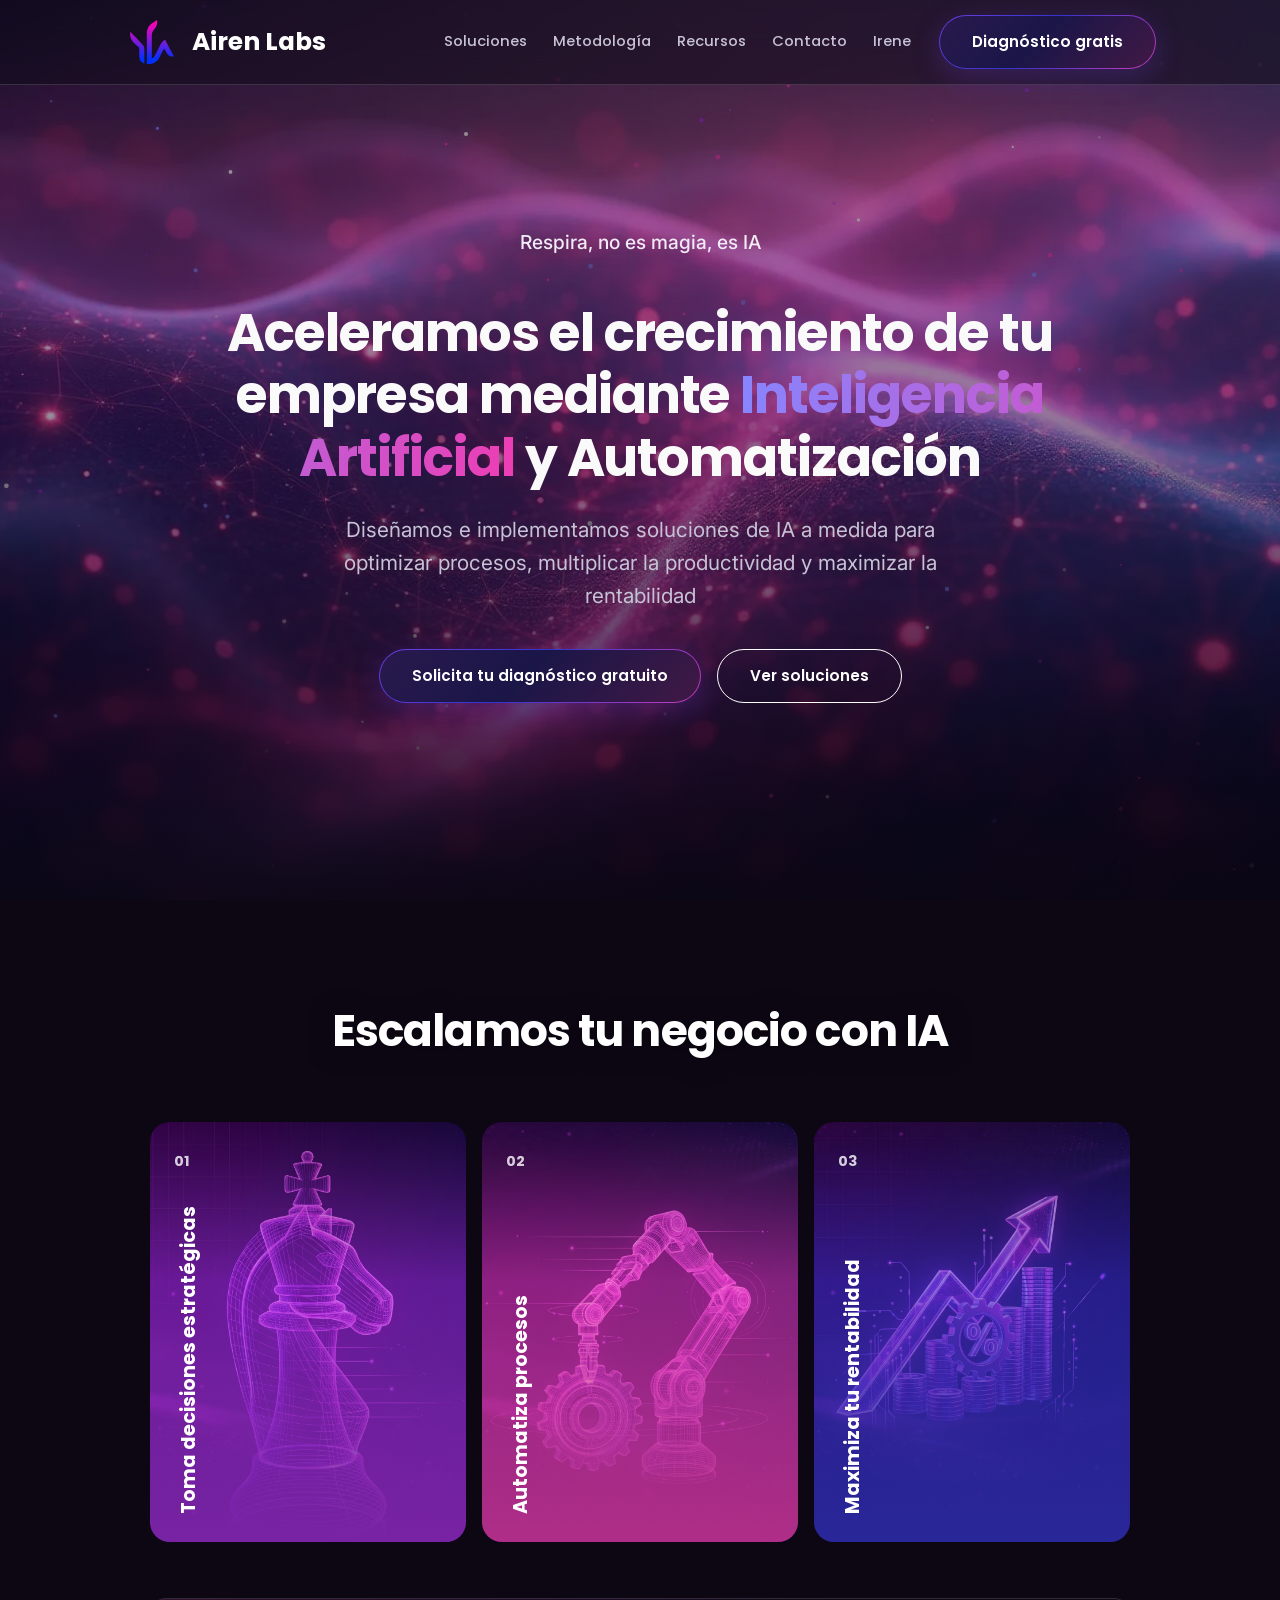
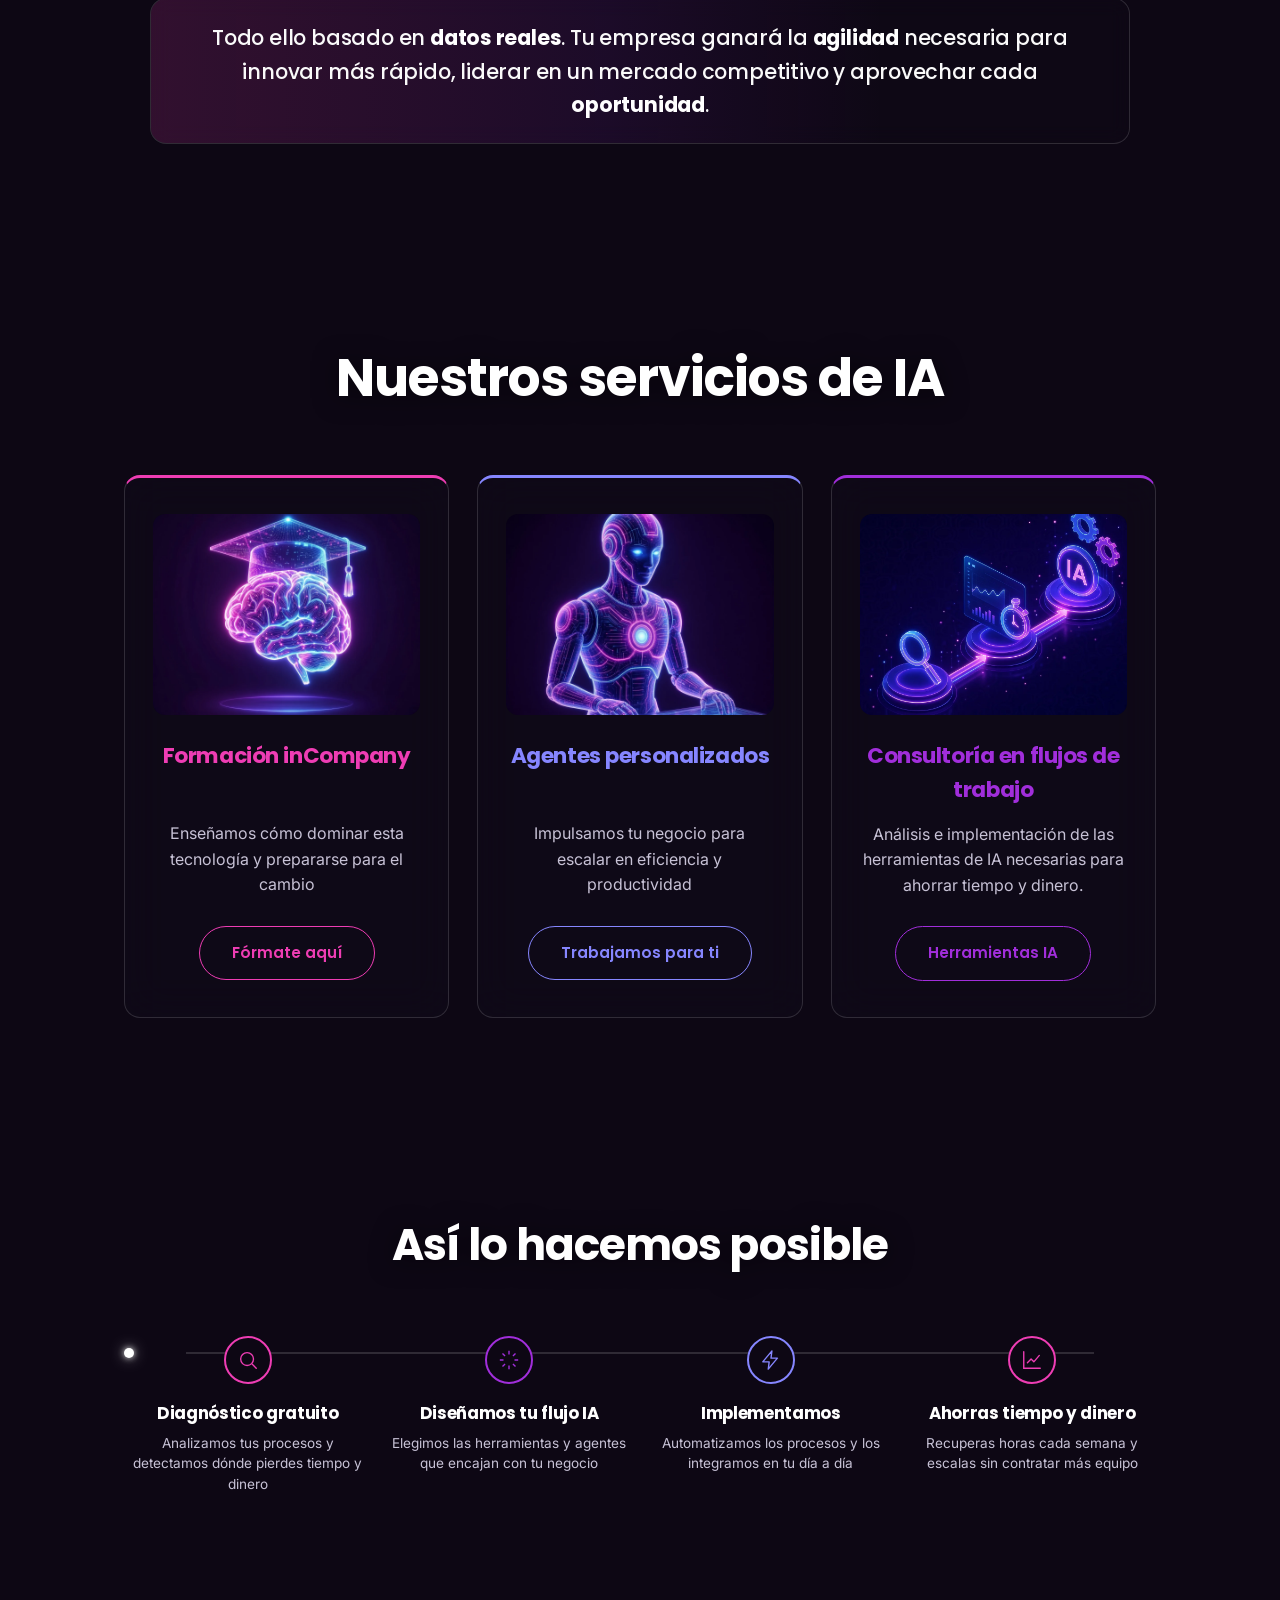
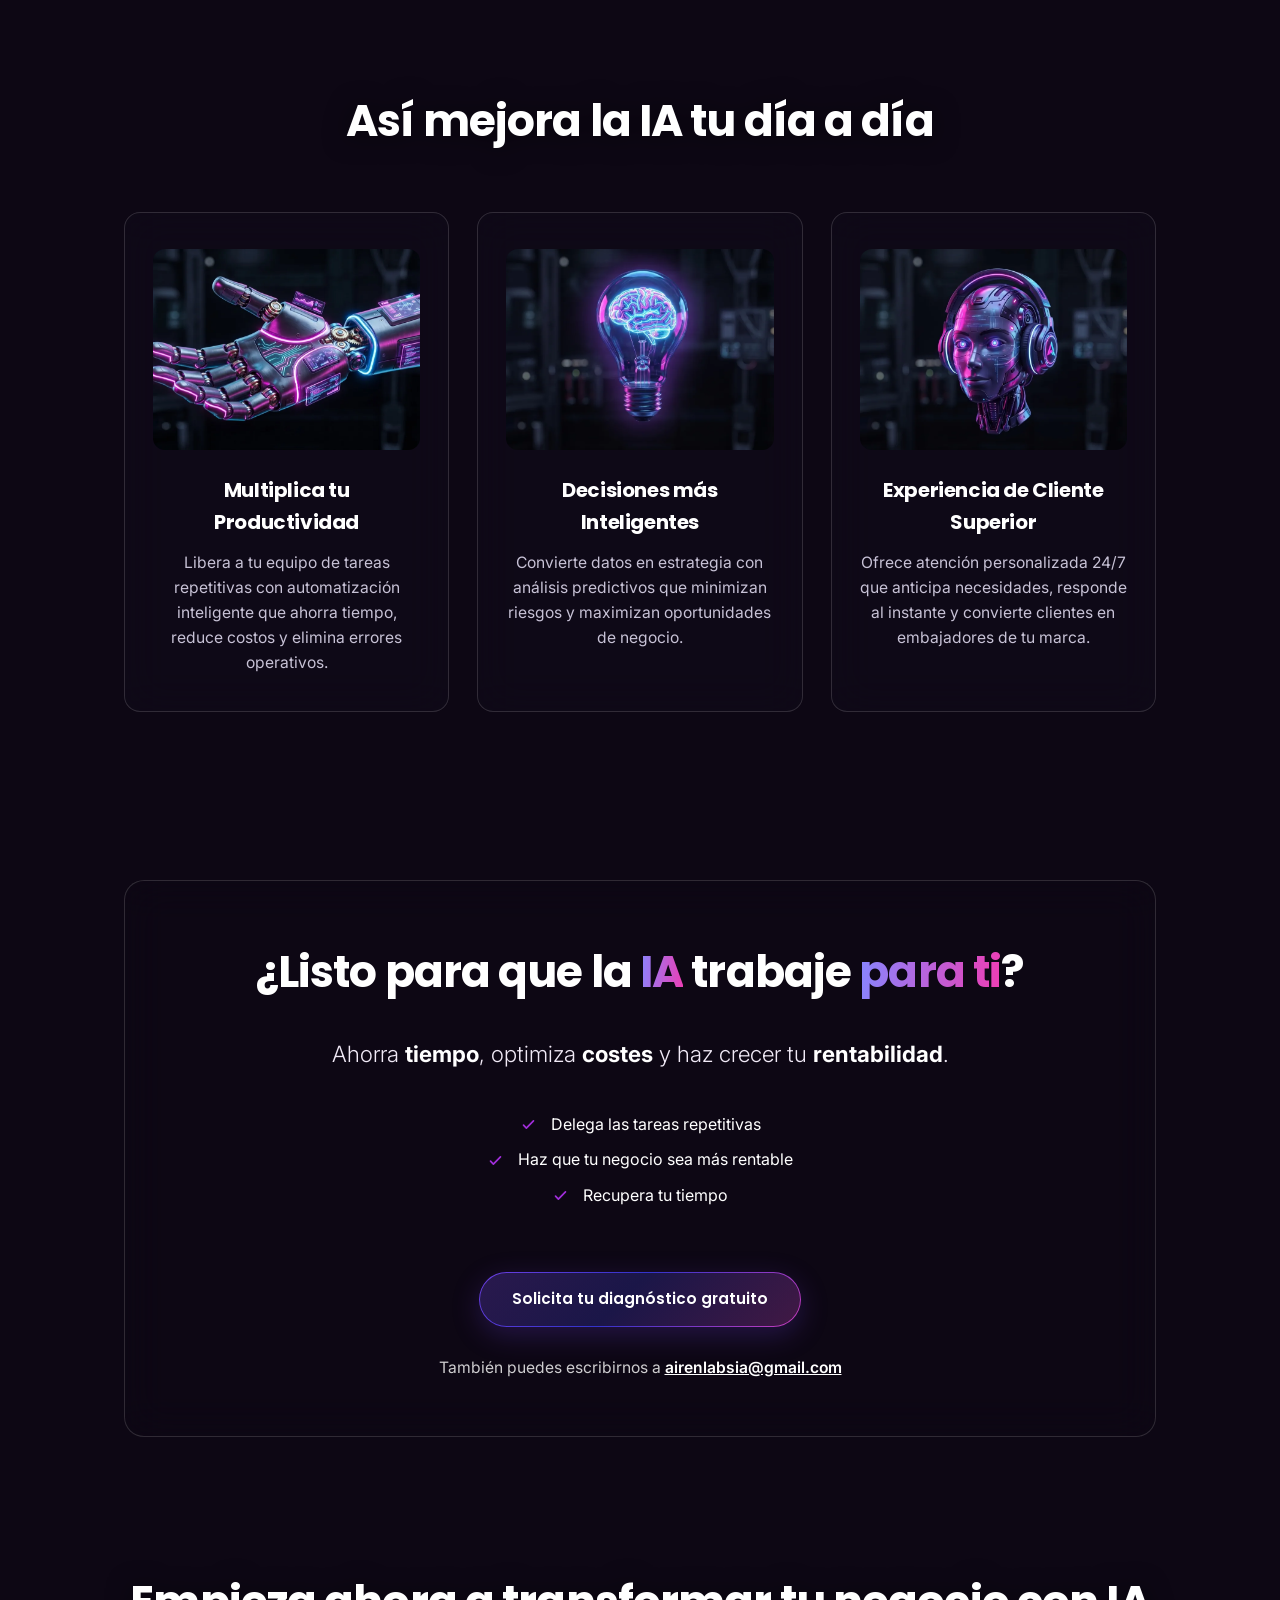
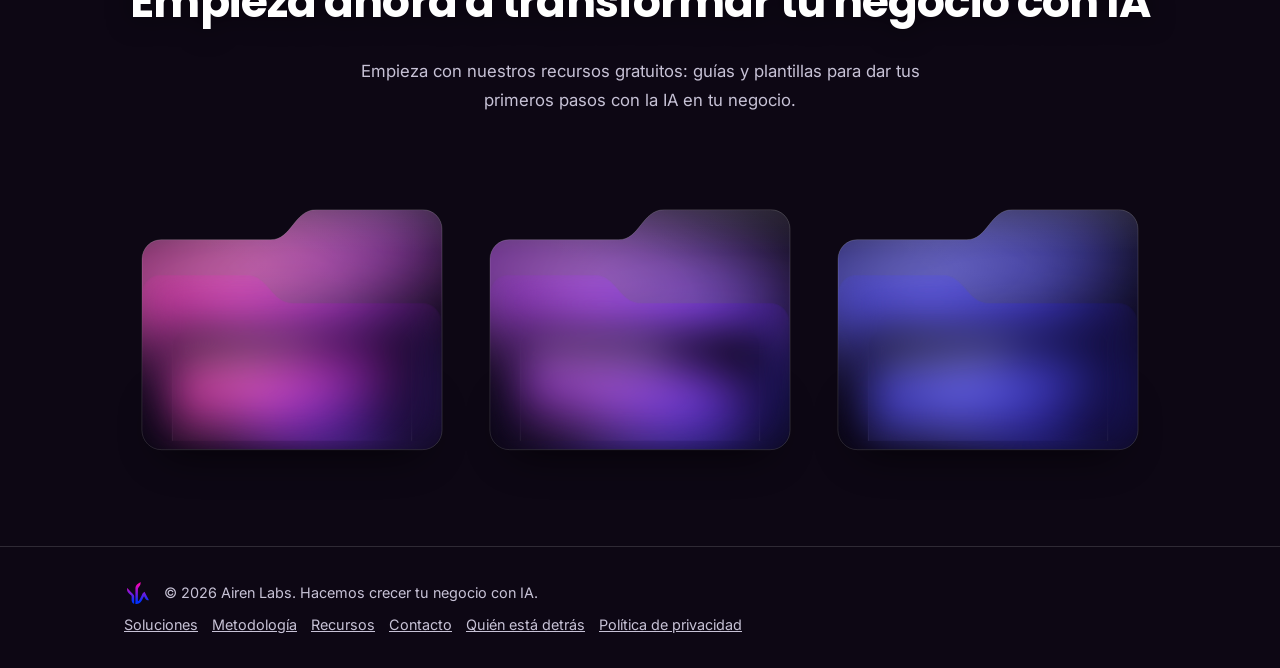
<file: index.html>
<!DOCTYPE html>
<html lang="es">
<head>
<meta charset="UTF-8">
<meta name="viewport" content="width=device-width, initial-scale=1.0">
<title>Airen Labs — IA que trabaja por ti</title>
<meta name="description" content="Diseñamos e implementamos soluciones de IA a medida para optimizar procesos, multiplicar la productividad y maximizar la rentabilidad de tu empresa.">
<link rel="canonical" href="https://www.airen-labs.com/">
<meta property="og:type" content="website">
<meta property="og:locale" content="es_ES">
<meta property="og:site_name" content="Airen Labs">
<meta property="og:url" content="https://www.airen-labs.com/">
<meta property="og:title" content="Airen Labs — IA que trabaja por ti">
<meta property="og:description" content="Diseñamos e implementamos soluciones de IA a medida para optimizar procesos, multiplicar la productividad y maximizar la rentabilidad de tu empresa.">
<meta property="og:image" content="https://www.airen-labs.com/imagenes%20web/hero-bg.jpg">
<meta name="twitter:card" content="summary_large_image">
<meta name="twitter:title" content="Airen Labs — IA que trabaja por ti">
<meta name="twitter:description" content="Diseñamos e implementamos soluciones de IA a medida para optimizar procesos, multiplicar la productividad y maximizar la rentabilidad de tu empresa.">
<meta name="twitter:image" content="https://www.airen-labs.com/imagenes%20web/hero-bg.jpg">
<link rel="icon" type="image/svg+xml" href="imagenes%20web/logo.svg">
<link rel="alternate icon" type="image/png" sizes="32x32" href="imagenes%20web/favicon-32.png">
<link rel="alternate icon" type="image/png" sizes="48x48" href="imagenes%20web/favicon-48.png">
<link rel="alternate icon" type="image/png" sizes="512x512" href="imagenes%20web/favicon-512.png">
<link rel="apple-touch-icon" sizes="180x180" href="imagenes%20web/apple-touch-icon.png">
<link rel="preconnect" href="https://fonts.googleapis.com">
<link rel="preconnect" href="https://fonts.gstatic.com" crossorigin>
<link rel="stylesheet" href="styles.css">
<link rel="preload" as="style" href="https://fonts.googleapis.com/css2?family=Poppins:wght@600;700;800&family=Inter:wght@400;500;600&display=swap" onload="this.onload=null;this.rel='stylesheet'">
<noscript><link rel="stylesheet" href="https://fonts.googleapis.com/css2?family=Poppins:wght@600;700;800&family=Inter:wght@400;500;600&display=swap"></noscript>
<link rel="preload" as="style" href="glass-folder.css" onload="this.onload=null;this.rel='stylesheet'">
<noscript><link rel="stylesheet" href="glass-folder.css"></noscript>
<script async src="https://www.googletagmanager.com/gtm.js?id=G-SX6KW8X8PZ"></script>
<script>
  window.dataLayer = window.dataLayer || [];
  function gtag(){dataLayer.push(arguments);}
  gtag('js', new Date());
</script>
</head>
<body>

<header class="site-header">
  <div class="site-header__inner container">
    <a href="#hero" class="site-header__brand">
      <img src="imagenes%20web/logo.svg" alt="" class="site-header__logo">
      Airen Labs
    </a>
    <nav class="site-header__nav" id="siteNav">
      <a href="#services">Soluciones</a>
      <a href="#metodologia">Metodología</a>
      <a href="#recursos">Recursos</a>
      <a href="#contact">Contacto</a>
      <a href="quien-esta-detras.html">Irene</a>
    </nav>
    <a href="/diagnostico" class="btn btn--primary site-header__cta">Diagnóstico gratis</a>
    <button type="button" class="site-header__toggle" id="siteNavToggle" aria-expanded="false" aria-controls="siteNav" aria-label="Abrir menú">
      <span></span><span></span><span></span>
    </button>
  </div>
</header>

<div class="bg-scene" aria-hidden="true">
  <div class="wave wave--1"></div>
  <div class="wave wave--2"></div>
  <div class="wave wave--3"></div>
  <canvas id="stars"></canvas>
  <div class="bg-fade"></div>
</div>

<section class="hero" id="hero">
  <div class="hero__content reveal">
    <p class="hero__subtitle">Respira, no es magia, es IA</p>
    <h1 class="hero__headline">Aceleramos el crecimiento de tu empresa mediante <span class="gradient-text">Inteligencia Artificial</span> y Automatización</h1>
    <p class="hero__lead">Diseñamos e implementamos soluciones de IA a medida para optimizar procesos, multiplicar la productividad y maximizar la rentabilidad</p>
    <div class="hero__ctas">
      <a href="/diagnostico" class="btn btn--primary">Solicita tu diagnóstico gratuito</a>
      <a href="#services" class="btn btn--outline" style="--accent-color:#fff">Ver soluciones</a>
    </div>
  </div>
</section>

<!-- Prueba social / partners: en pausa hasta tener logos reales de clientes (ver wireframe) -->


<section class="value">
  <div class="container reveal">
    <h2 class="center heading-solid">Escalamos tu negocio con IA</h2>
    <ul class="pillars">
      <li class="pillars__item" style="--card-color:var(--accent);--card-img:url('imagenes%20web/pillar-decisiones.webp')" tabindex="0">
        <div class="pillars__collapsed">
          <span class="pillars__num">01</span>
          <span class="pillars__label">Toma decisiones estratégicas</span>
        </div>
        <div class="pillars__expanded">
          <span class="pillars__icon">
            <svg viewBox="0 0 24 24" fill="none" stroke="currentColor" stroke-width="1.5"><path d="M9 18h6M10 21h4M12 3a6 6 0 0 0-3.5 10.9c.4.3.7.8.7 1.35V16h5.6v-.75c0-.55.3-1.05.7-1.35A6 6 0 0 0 12 3Z" stroke-linecap="round" stroke-linejoin="round"/></svg>
          </span>
          <span class="pillars__eyebrow">Con datos, no con intuición</span>
          <h3 class="pillars__heading">Toma decisiones estratégicas</h3>
          <p class="pillars__desc">Centralizamos tus datos y te damos visibilidad clara para decidir con información real, no con corazonadas.</p>
          <div class="pillars__tags"><span>Datos</span><span>Analítica</span><span>KPIs</span></div>
        </div>
      </li>
      <li class="pillars__item" style="--card-color:var(--primary);--card-img:url('imagenes%20web/pillar-automatiza.webp')" tabindex="0">
        <div class="pillars__collapsed">
          <span class="pillars__num">02</span>
          <span class="pillars__label">Automatiza procesos</span>
        </div>
        <div class="pillars__expanded">
          <span class="pillars__icon">
            <svg viewBox="0 0 24 24" fill="none" stroke="currentColor" stroke-width="1.5"><path d="M13 2 3 14h7l-1 8 10-12h-7l1-8Z" stroke-linecap="round" stroke-linejoin="round"/></svg>
          </span>
          <span class="pillars__eyebrow">Menos tareas repetitivas</span>
          <h3 class="pillars__heading">Automatiza procesos</h3>
          <p class="pillars__desc">Eliminamos el trabajo manual repetitivo para que tu equipo dedique su tiempo a lo que de verdad aporta valor.</p>
          <div class="pillars__tags"><span>Workflows</span><span>Integraciones</span><span>Agentes IA</span></div>
        </div>
      </li>
      <li class="pillars__item" style="--card-color:var(--secondary);--card-img:url('imagenes%20web/pillar-rentabilidad.webp')" tabindex="0">
        <div class="pillars__collapsed">
          <span class="pillars__num">03</span>
          <span class="pillars__label">Maximiza tu rentabilidad</span>
        </div>
        <div class="pillars__expanded">
          <span class="pillars__icon">
            <svg viewBox="0 0 24 24" fill="none" stroke="currentColor" stroke-width="1.5"><path d="M3 3v18h18" stroke-linecap="round" stroke-linejoin="round"/><path d="m7 15 4-4 3 3 6-7" stroke-linecap="round" stroke-linejoin="round"/></svg>
          </span>
          <span class="pillars__eyebrow">Más beneficio, mismo equipo</span>
          <h3 class="pillars__heading">Maximiza tu rentabilidad</h3>
          <p class="pillars__desc">Reducimos costes operativos y aumentamos la capacidad de tu negocio sin ampliar plantilla.</p>
          <div class="pillars__tags"><span>Ahorro</span><span>Escalabilidad</span><span>ROI</span></div>
        </div>
      </li>
    </ul>
    <div class="closing-card">
      <p>Todo ello basado en <span class="hl">datos reales</span>. Tu empresa ganará la <span class="hl">agilidad</span> necesaria para innovar más rápido, liderar en un mercado competitivo y aprovechar cada <span class="hl">oportunidad</span>.</p>
    </div>
  </div>
</section>

<section class="services" id="services">
  <div class="container">
    <h2 class="center reveal heading-solid">Nuestros servicios de IA</h2>
    <div class="cards">
      <a class="service reveal" href="formacion.html" style="--accent-color:var(--primary)">
        <div class="card__media"><img src="imagenes%20web/service-formacion.webp" alt="Formación inCompany" loading="lazy"></div>
        <h3>Formación inCompany</h3>
        <p>Enseñamos cómo dominar esta tecnología y prepararse para el cambio</p>
        <span class="btn btn--outline">Fórmate aquí</span>
      </a>
      <a class="service reveal" href="agentes.html" style="--accent-color:var(--secondary-text)">
        <div class="card__media"><img src="imagenes%20web/service-agentes.webp" alt="Agentes personalizados" loading="lazy"></div>
        <h3>Agentes personalizados</h3>
        <p>Impulsamos tu negocio para escalar en eficiencia y productividad</p>
        <span class="btn btn--outline">Trabajamos para ti</span>
      </a>
      <a class="service reveal" href="consultoria.html" style="--accent-color:var(--accent)">
        <div class="card__media"><img src="imagenes%20web/service-consultoria.webp" alt="Consultoría en flujos de trabajo" loading="lazy"></div>
        <h3>Consultoría en flujos de trabajo</h3>
        <p>Análisis e implementación de las herramientas de IA necesarias para ahorrar tiempo y dinero.</p>
        <span class="btn btn--outline">Herramientas IA</span>
      </a>
    </div>
  </div>
</section>

<section class="diagram" id="metodologia">
  <div class="container reveal">
    <h2 class="center heading-solid">Así lo hacemos posible</h2>
    <div class="diagram__flow">
      <div class="diagram__hline"></div>
      <div class="diagram__beam"></div>
      <div class="diagram__steps">
        <div class="step" style="--step-color:var(--primary)">
          <div class="step__node">
            <svg viewBox="0 0 24 24" fill="none" stroke="currentColor" stroke-width="1.5"><circle cx="11" cy="11" r="7"/><path d="m21 21-4.3-4.3" stroke-linecap="round"/></svg>
          </div>
          <h3>Diagnóstico gratuito</h3>
          <p>Analizamos tus procesos y detectamos dónde pierdes tiempo y dinero</p>
        </div>
        <div class="step" style="--step-color:var(--accent)">
          <div class="step__node">
            <svg viewBox="0 0 24 24" fill="none" stroke="currentColor" stroke-width="1.5"><path d="M12 2v4M12 18v4M4.9 4.9l2.8 2.8M16.3 16.3l2.8 2.8M2 12h4M18 12h4M4.9 19.1l2.8-2.8M16.3 7.7l2.8-2.8"/></svg>
          </div>
          <h3>Diseñamos tu flujo IA</h3>
          <p>Elegimos las herramientas y agentes que encajan con tu negocio</p>
        </div>
        <div class="step" style="--step-color:var(--secondary-text)">
          <div class="step__node">
            <svg viewBox="0 0 24 24" fill="none" stroke="currentColor" stroke-width="1.5"><path d="M13 2 3 14h7l-1 8 10-12h-7l1-8Z" stroke-linecap="round" stroke-linejoin="round"/></svg>
          </div>
          <h3>Implementamos</h3>
          <p>Automatizamos los procesos y los integramos en tu día a día</p>
        </div>
        <div class="step" style="--step-color:var(--primary)">
          <div class="step__node">
            <svg viewBox="0 0 24 24" fill="none" stroke="currentColor" stroke-width="1.5"><path d="M3 3v18h18" stroke-linecap="round"/><path d="m7 15 4-4 3 3 6-7" stroke-linecap="round" stroke-linejoin="round"/></svg>
          </div>
          <h3>Ahorras tiempo y dinero</h3>
          <p>Recuperas horas cada semana y escalas sin contratar más equipo</p>
        </div>
      </div>
    </div>
  </div>
</section>

<section class="showcase">
  <div class="container">
    <h2 class="center reveal heading-solid">Así mejora la IA tu día a día</h2>
    <div class="cards">
      <article class="card reveal">
        <div class="card__media"><img src="imagenes%20web/benefit-productividad.webp" alt="Multiplica tu Productividad" loading="lazy"></div>
        <h3>Multiplica tu Productividad</h3>
        <p>Libera a tu equipo de tareas repetitivas con automatización inteligente que ahorra tiempo, reduce costos y elimina errores operativos.</p>
      </article>
      <article class="card reveal">
        <div class="card__media"><img src="imagenes%20web/benefit-decisiones.webp" alt="Decisiones más Inteligentes" loading="lazy"></div>
        <h3>Decisiones más Inteligentes</h3>
        <p>Convierte datos en estrategia con análisis predictivos que minimizan riesgos y maximizan oportunidades de negocio.</p>
      </article>
      <article class="card reveal">
        <div class="card__media"><img src="imagenes%20web/benefit-experiencia.webp" alt="Experiencia de Cliente Superior" loading="lazy"></div>
        <h3>Experiencia de Cliente Superior</h3>
        <p>Ofrece atención personalizada 24/7 que anticipa necesidades, responde al instante y convierte clientes en embajadores de tu marca.</p>
      </article>
    </div>
  </div>
</section>

<section class="cta" id="contact">
  <div class="container reveal">
   <div class="cta__card">
    <h2 class="center">¿Listo para que la <span class="gradient-text">IA</span> trabaje <span class="gradient-text">para ti</span>?</h2>
    <p class="cta__subtitle">Ahorra <strong>tiempo</strong>, optimiza <strong>costes</strong> y haz crecer tu <strong>rentabilidad</strong>.</p>
    <ul class="value__list value__list--cta">
      <li>
        <span class="value__icon value__icon--check" style="--icon-color:var(--accent)">
          <svg viewBox="0 0 24 24" fill="none" stroke="currentColor" stroke-width="2.4"><path d="m5 13 4 4L19 7" stroke-linecap="round" stroke-linejoin="round"/></svg>
        </span>
        Delega las tareas repetitivas
      </li>
      <li>
        <span class="value__icon value__icon--check" style="--icon-color:var(--accent)">
          <svg viewBox="0 0 24 24" fill="none" stroke="currentColor" stroke-width="2.4"><path d="m5 13 4 4L19 7" stroke-linecap="round" stroke-linejoin="round"/></svg>
        </span>
        Haz que tu negocio sea más rentable
      </li>
      <li>
        <span class="value__icon value__icon--check" style="--icon-color:var(--accent)">
          <svg viewBox="0 0 24 24" fill="none" stroke="currentColor" stroke-width="2.4"><path d="m5 13 4 4L19 7" stroke-linecap="round" stroke-linejoin="round"/></svg>
        </span>
        Recupera tu tiempo
      </li>
    </ul>
    <a href="/diagnostico" class="btn btn--primary">Solicita tu diagnóstico gratuito</a>
    <p class="cta__email">También puedes escribirnos a <a href="mailto:airenlabsia@gmail.com">airenlabsia@gmail.com</a></p>
   </div>
  </div>
</section>

<section class="resources" id="recursos">
  <div class="container reveal">
    <h2 class="center heading-solid">Empieza ahora a transformar tu negocio con IA</h2>
    <p class="resources__intro">Empieza con nuestros recursos gratuitos: guías y plantillas para dar tus primeros pasos con la IA en tu negocio.</p>

    <div class="resources__folders" id="resourceFolders"></div>
  </div>
</section>

<div class="modal" id="resourceModal" hidden>
  <div class="modal__backdrop" data-modal-close></div>
  <div class="modal__dialog" role="dialog" aria-modal="true" aria-labelledby="resourceModalTitle">
    <button type="button" class="modal__close" data-modal-close aria-label="Cerrar">&times;</button>

    <div id="resourceModalForm">
      <h3 id="resourceModalTitle">Desbloquear recurso</h3>
      <p class="modal__resource-name" id="modalResourceName"></p>
      <p class="resources__note" id="resourceNote">*Aún no hemos publicado este documento — al enviarte, te avisaremos por email en cuanto esté listo para descargar.</p>

      <form class="resources__form" id="resourcesForm" novalidate>
        <div class="resources__field">
          <label for="resName">Nombre</label>
          <input type="text" id="resName" name="name" autocomplete="name" required>
          <span class="resources__error" id="resNameError">Escribe tu nombre</span>
        </div>
        <div class="resources__field">
          <label for="resEmail">Email</label>
          <input type="email" id="resEmail" name="email" autocomplete="email" required>
          <span class="resources__error" id="resEmailError">Escribe un email válido</span>
        </div>
        <button type="submit" class="btn btn--primary">Desbloquear recurso</button>
      </form>
    </div>

    <div class="resources__thanks" id="resourcesThanks" hidden>
      <p id="thanksMessagePending">¡Gracias<span id="thanksName"></span>! Te avisaremos a <strong id="thanksEmail"></strong> en cuanto esté listo para descargar.</p>
      <p id="thanksMessageReady" hidden>¡Gracias<span id="thanksNameReady"></span>! Te hemos abierto la guía en una pestaña nueva. Si no se abrió automáticamente, usa el botón de abajo.</p>
      <a href="#" id="thanksFileLink" class="btn btn--primary" target="_blank" rel="noopener" hidden>Abrir guía</a>
    </div>
  </div>
</div>

<footer class="footer">
  <div class="footer__inner">
    <div class="footer__brand">
      <img src="imagenes%20web/logo.svg" alt="Airen Labs" class="footer__logo">
      <p>© 2026 Airen Labs. Hacemos crecer tu negocio con IA.</p>
    </div>
    <nav class="footer__links">
      <a href="#services">Soluciones</a>
      <a href="#metodologia">Metodología</a>
      <a href="#recursos">Recursos</a>
      <a href="mailto:airenlabsia@gmail.com">Contacto</a>
      <a href="quien-esta-detras.html">Quién está detrás</a>
      <a href="/privacidad">Política de privacidad</a>
    </nav>
  </div>
</footer>

<script src="script.js"></script>
<script src="glass-folder.js"></script>
<script>
(() => {
  const modal = document.getElementById('resourceModal');
  const modalFormWrap = document.getElementById('resourceModalForm');
  const modalResourceName = document.getElementById('modalResourceName');
  const resourceNote = document.getElementById('resourceNote');
  const closeEls = modal.querySelectorAll('[data-modal-close]');

  const form = document.getElementById('resourcesForm');
  const nameInput = document.getElementById('resName');
  const emailInput = document.getElementById('resEmail');
  const nameError = document.getElementById('resNameError');
  const emailError = document.getElementById('resEmailError');
  const thanks = document.getElementById('resourcesThanks');
  const thanksMessagePending = document.getElementById('thanksMessagePending');
  const thanksMessageReady = document.getElementById('thanksMessageReady');
  const thanksName = document.getElementById('thanksName');
  const thanksNameReady = document.getElementById('thanksNameReady');
  const thanksEmail = document.getElementById('thanksEmail');
  const thanksFileLink = document.getElementById('thanksFileLink');

  const emailRe = /^[^\s@]+@[^\s@]+\.[^\s@]+$/;
  const SHEET_ENDPOINT = 'https://script.google.com/macros/s/AKfycbxfyzOGWk8bV97gumPogRW3Slig_I2xzHLhM05pBNzHVdLhRnhcPLO4sEs1RfEDrmeJnw/exec';

  let currentResource = '';
  let currentResourceFile = '';

  function openModal(resourceName, fileUrl) {
    currentResource = resourceName;
    currentResourceFile = fileUrl || '';
    modalResourceName.textContent = resourceName;
    resourceNote.hidden = !!currentResourceFile;
    form.reset();
    nameError.style.display = 'none';
    emailError.style.display = 'none';
    modalFormWrap.hidden = false;
    thanks.hidden = true;
    modal.hidden = false;
    document.body.style.overflow = 'hidden';
  }

  function closeModal() {
    modal.hidden = true;
    document.body.style.overflow = '';
  }

  const foldersMount = document.getElementById('resourceFolders');
  if (foldersMount && window.GlassFolder) {
    const width = window.innerWidth < 480 ? 260 : 300;
    const resources = [
      {
        label: 'Guía rápida',
        meta: 'Disponible',
        art: 'primary',
        seed: 3,
        file: { name: 'Primeros pasos con IA', meta: 'PDF · Disponible', fileUrl: 'https://drive.google.com/file/d/15agjvG--Ei16CrD3pL1RE4u_NAdnunj0/view' },
      },
      {
        label: 'Checklist',
        meta: 'Próximamente',
        art: 'accent',
        seed: 11,
        file: { name: '¿Lista para automatizar?', meta: 'Autoevaluación · Próximamente', fileUrl: '' },
      },
      {
        label: 'Plantilla',
        meta: 'Próximamente',
        art: 'secondary',
        seed: 19,
        file: { name: 'Prompts para el día a día', meta: 'Plantilla · Próximamente', fileUrl: '' },
      },
    ];
    resources.forEach((res, i) => {
      GlassFolder.create(foldersMount, {
        label: res.label,
        meta: res.meta,
        art: res.art,
        seed: res.seed,
        width,
        appearDelay: i * 120,
        file: {
          name: res.file.name,
          meta: res.file.meta,
          onSelect: () => openModal(res.label + ': ' + res.file.name, res.file.fileUrl),
        },
      });
    });
  }

  closeEls.forEach((el) => el.addEventListener('click', closeModal));

  document.addEventListener('keydown', (e) => {
    if (e.key === 'Escape' && !modal.hidden) closeModal();
  });

  form.addEventListener('submit', (e) => {
    e.preventDefault();
    const name = nameInput.value.trim();
    const email = emailInput.value.trim();
    let valid = true;

    if (!name) {
      nameError.style.display = 'block';
      valid = false;
    } else {
      nameError.style.display = 'none';
    }

    if (!emailRe.test(email)) {
      emailError.style.display = 'block';
      valid = false;
    } else {
      emailError.style.display = 'none';
    }

    if (!valid) return;

    if (currentResourceFile) {
      window.open(currentResourceFile, '_blank', 'noopener');
    }

    fetch(SHEET_ENDPOINT, {
      method: 'POST',
      mode: 'no-cors',
      body: new URLSearchParams({ name, email, resource: currentResource }),
    }).catch(() => {});

    thanksName.textContent = ', ' + name;
    thanksNameReady.textContent = ', ' + name;
    thanksEmail.textContent = email;

    if (currentResourceFile) {
      thanksMessagePending.hidden = true;
      thanksMessageReady.hidden = false;
      thanksFileLink.href = currentResourceFile;
      thanksFileLink.hidden = false;
    } else {
      thanksMessagePending.hidden = false;
      thanksMessageReady.hidden = true;
      thanksFileLink.hidden = true;
    }

    modalFormWrap.hidden = true;
    thanks.hidden = false;
  });
})();
</script>
</body>
</html>
</file>
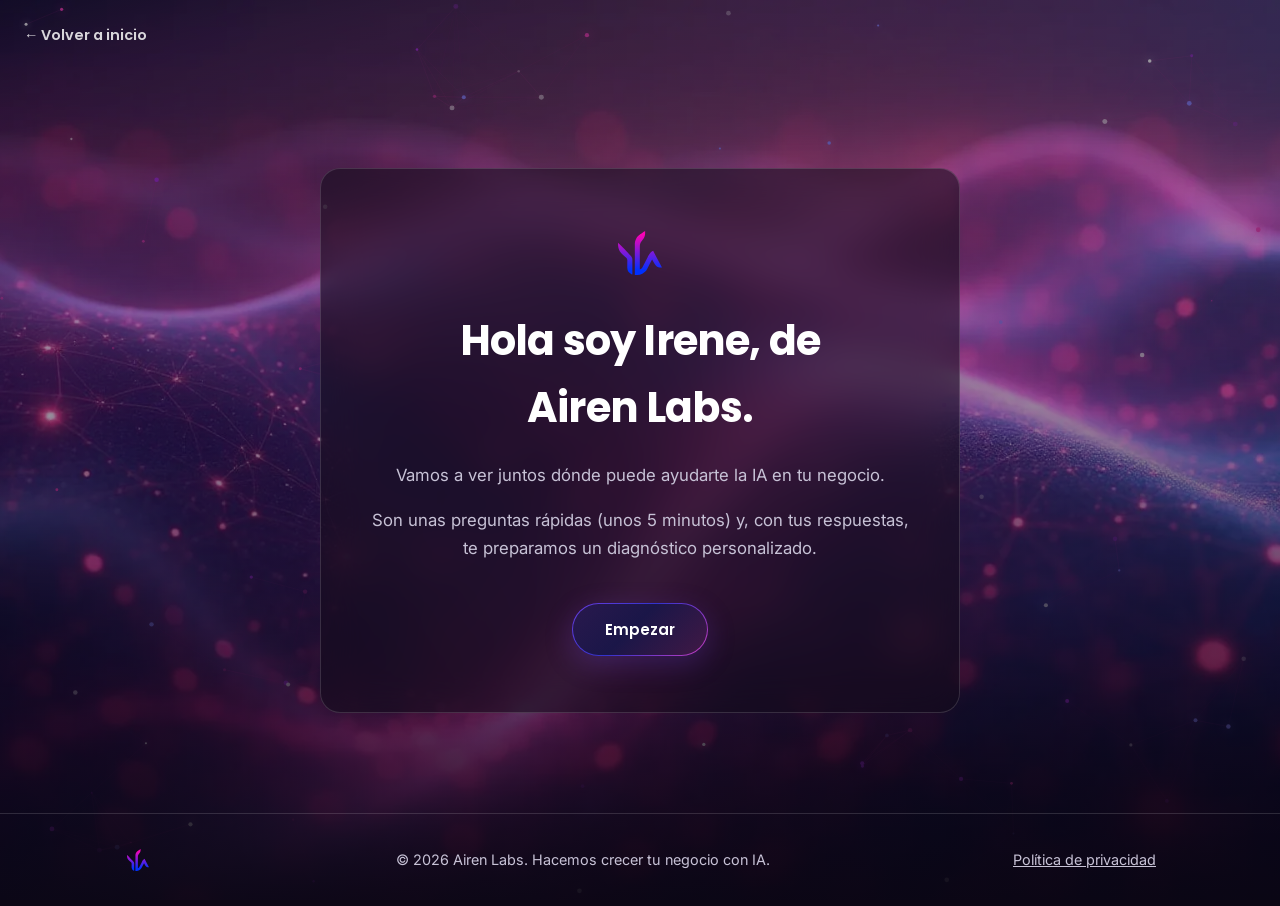
<file: diagnostico/index.html>
<!DOCTYPE html>
<html lang="es">
<head>
<meta charset="UTF-8">
<meta name="viewport" content="width=device-width, initial-scale=1.0">
<title>Diagnóstico gratuito de IA para tu negocio · AIREN LABS</title>
<meta name="description" content="Responde unas preguntas rápidas (unos 5 minutos) y recibe un diagnóstico de IA gratuito y personalizado para tu negocio, de la mano de AIREN LABS.">
<link rel="icon" type="image/svg+xml" href="/imagenes%20web/logo.svg">
<link rel="alternate icon" type="image/png" sizes="32x32" href="/imagenes%20web/favicon-32.png">
<link rel="alternate icon" type="image/png" sizes="48x48" href="/imagenes%20web/favicon-48.png">
<link rel="alternate icon" type="image/png" sizes="512x512" href="/imagenes%20web/favicon-512.png">
<link rel="apple-touch-icon" sizes="180x180" href="/imagenes%20web/apple-touch-icon.png">
<link rel="preconnect" href="https://fonts.googleapis.com">
<link rel="preconnect" href="https://fonts.gstatic.com" crossorigin>
<link href="https://fonts.googleapis.com/css2?family=Poppins:wght@600;700;800&family=Inter:wght@400;500;600&display=swap" rel="stylesheet">
<link rel="stylesheet" href="/styles.css">
<script async src="https://www.googletagmanager.com/gtm.js?id=G-SX6KW8X8PZ"></script>
<script>
  window.dataLayer = window.dataLayer || [];
  function gtag(){dataLayer.push(arguments);}
  gtag('js', new Date());
</script>
</head>
<body>

<div class="bg-scene" aria-hidden="true">
  <div class="wave wave--1"></div>
  <div class="wave wave--2"></div>
  <div class="wave wave--3"></div>
  <canvas id="stars"></canvas>
  <div class="bg-fade"></div>
</div>

<a href="/" class="back-link">← Volver a inicio</a>

<main class="diag container" id="diagApp">
  <section class="diag__welcome" id="diagWelcome">
    <img src="/imagenes%20web/logo.svg" alt="Airen Labs" class="diag__welcome-logo">
    <h1>Hola soy Irene, de <span class="diag__nowrap">Airen Labs</span>.</h1>
    <p>Vamos a ver juntos dónde puede ayudarte la IA en tu negocio.</p>
    <p>Son unas preguntas rápidas (unos 5 minutos) y, con tus respuestas, te preparamos un diagnóstico personalizado.</p>
    <button type="button" class="btn btn--primary" id="diagStart">Empezar</button>
  </section>

  <div class="diag__progress" id="diagProgress" role="progressbar" aria-valuemin="0" aria-valuemax="100" aria-valuenow="0" hidden>
    <p class="diag__progress-meta" id="diagProgressMeta"></p>
    <div class="diag__progress-track"><div class="diag__progress-fill" id="diagProgressFill"></div></div>
  </div>

  <div class="diag__stage" id="diagStage" hidden></div>

  <noscript><p style="max-width:640px;margin:24px auto;text-align:center;color:#F1EAF7">Para hacer el diagnóstico necesitas tener JavaScript activado en tu navegador. Si no puedes activarlo, escríbenos a <a href="mailto:airenlabsia@gmail.com" style="color:#fff">airenlabsia@gmail.com</a> y te ayudamos igualmente.</p></noscript>
</main>

<footer class="footer">
  <div class="footer__inner">
    <img src="/imagenes%20web/logo.svg" alt="Airen Labs" class="footer__logo">
    <p>© 2026 Airen Labs. Hacemos crecer tu negocio con IA.</p>
    <nav class="footer__links"><a href="/privacidad">Política de privacidad</a></nav>
  </div>
</footer>

<script src="/script.js"></script>
<script src="/diagnostico.js"></script>
</body>
</html>
</file>
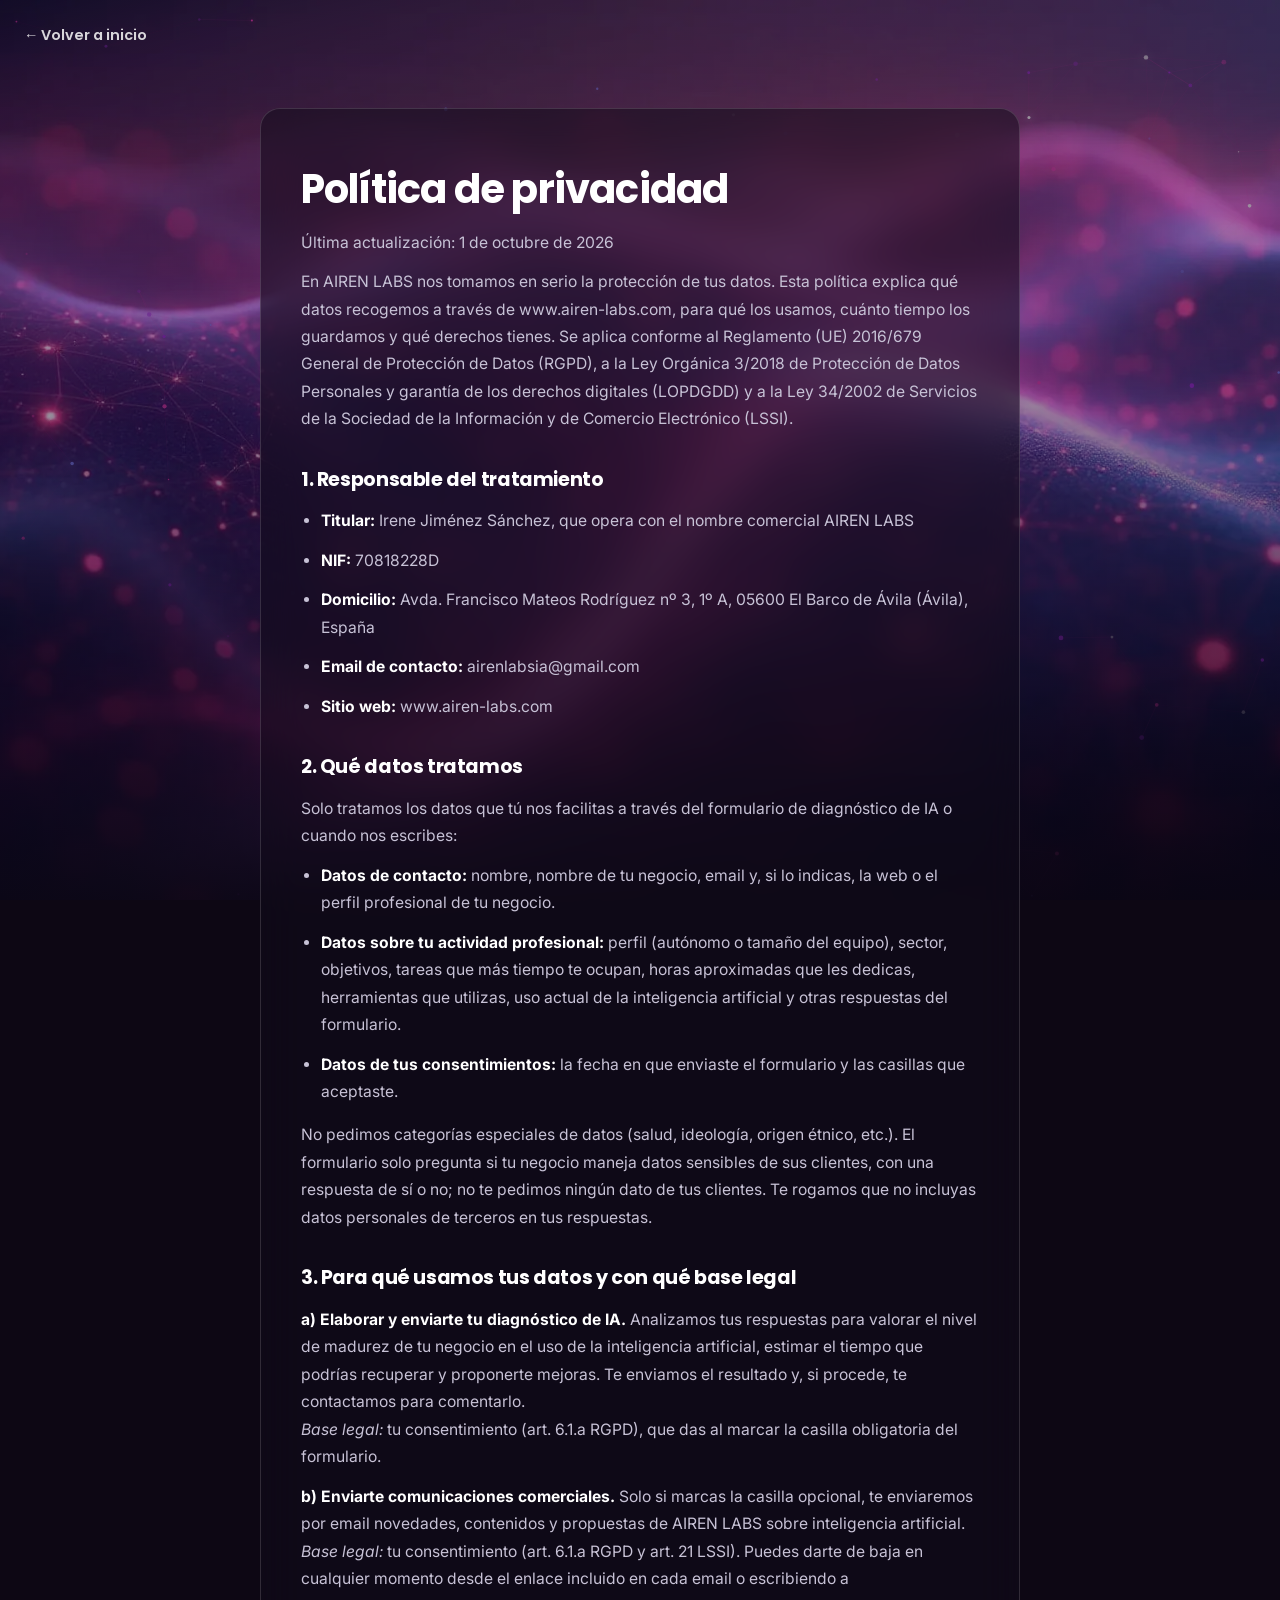
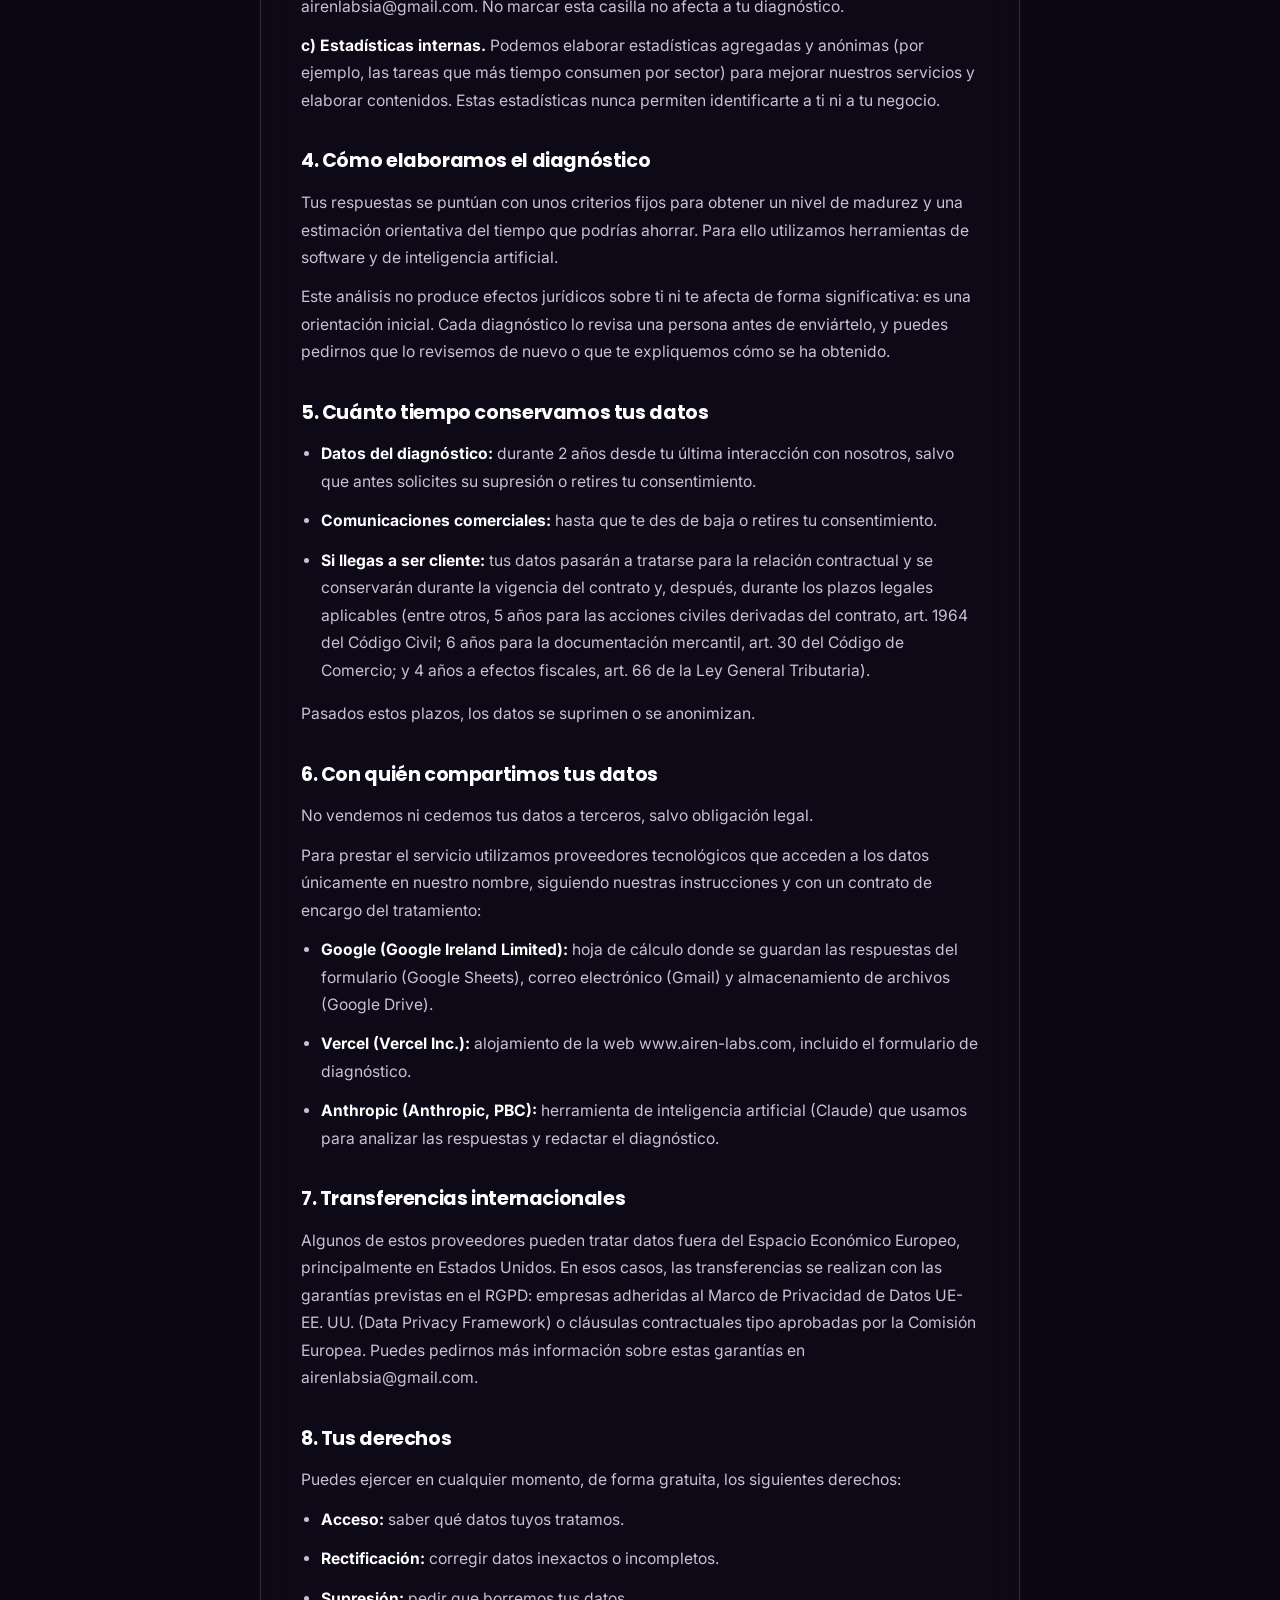
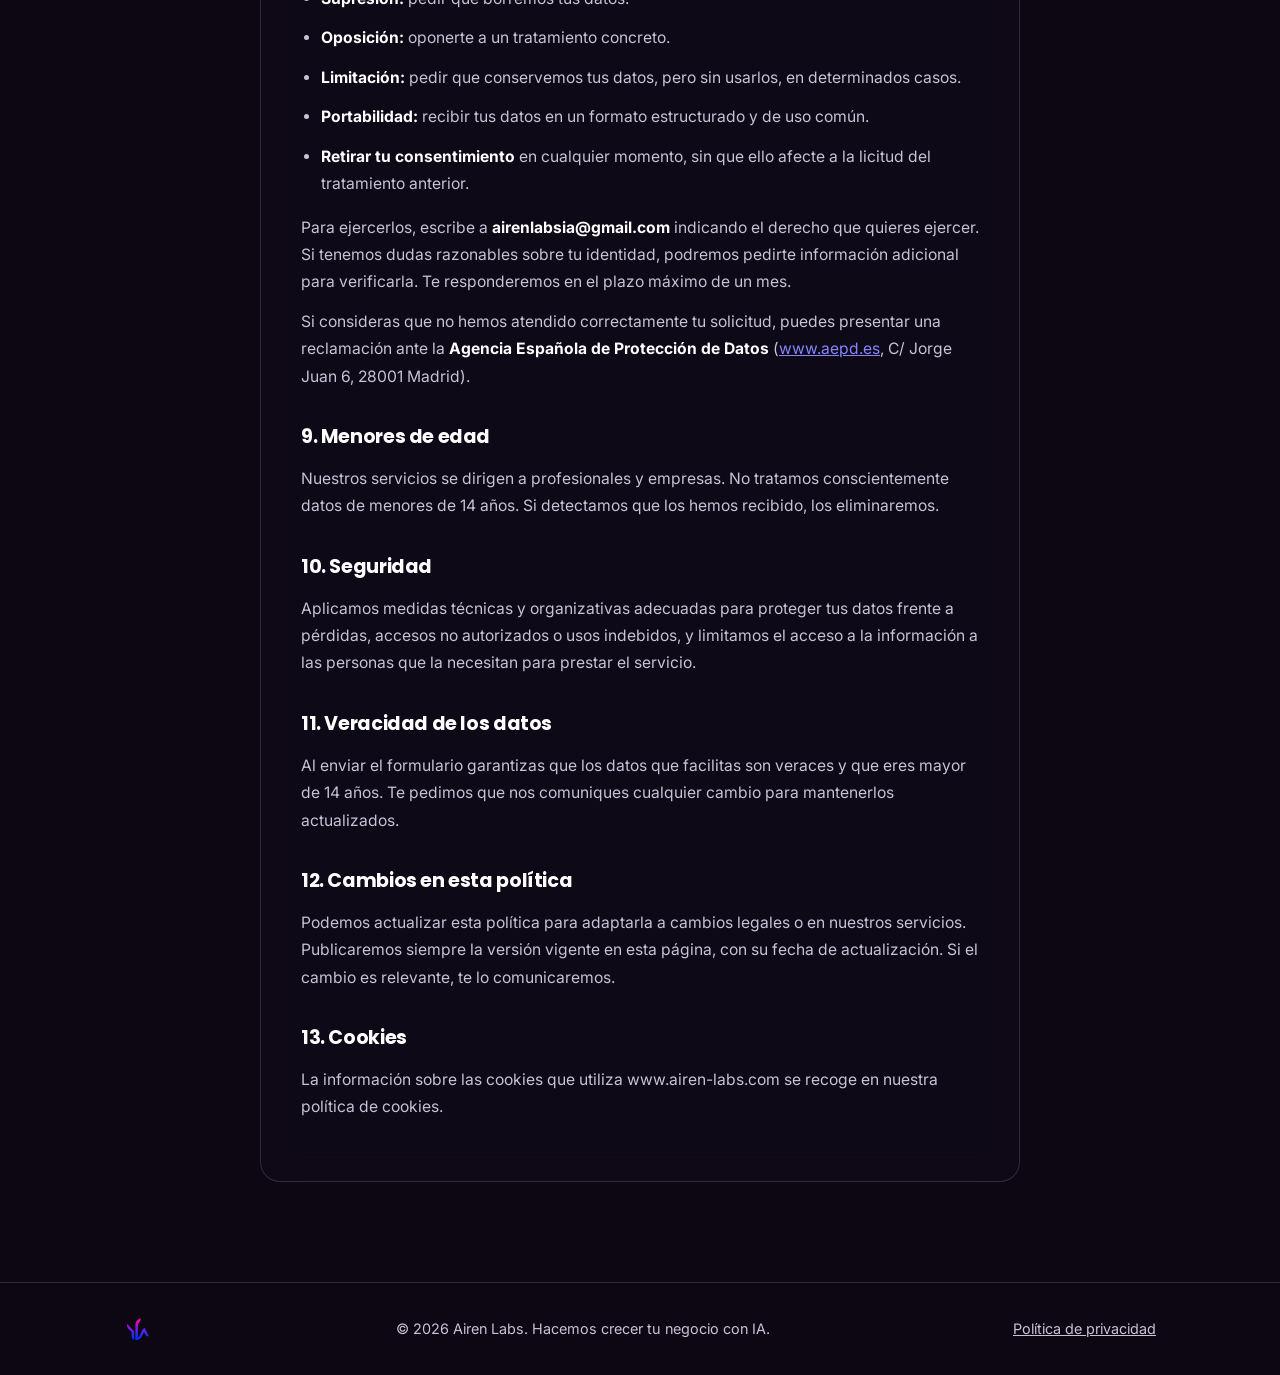
<file: privacidad/index.html>
<!DOCTYPE html>
<html lang="es">
<head>
<meta charset="UTF-8">
<meta name="viewport" content="width=device-width, initial-scale=1.0">
<title>Política de privacidad · AIREN LABS</title>
<meta name="description" content="Política de privacidad de AIREN LABS: qué datos recogemos a través de www.airen-labs.com, para qué los usamos y qué derechos tienes.">
<link rel="icon" type="image/svg+xml" href="/imagenes%20web/logo.svg">
<link rel="alternate icon" type="image/png" sizes="32x32" href="/imagenes%20web/favicon-32.png">
<link rel="alternate icon" type="image/png" sizes="48x48" href="/imagenes%20web/favicon-48.png">
<link rel="alternate icon" type="image/png" sizes="512x512" href="/imagenes%20web/favicon-512.png">
<link rel="apple-touch-icon" sizes="180x180" href="/imagenes%20web/apple-touch-icon.png">
<link rel="preconnect" href="https://fonts.googleapis.com">
<link rel="preconnect" href="https://fonts.gstatic.com" crossorigin>
<link href="https://fonts.googleapis.com/css2?family=Poppins:wght@600;700;800&family=Inter:wght@400;500;600&display=swap" rel="stylesheet">
<link rel="stylesheet" href="/styles.css">
<script async src="https://www.googletagmanager.com/gtm.js?id=G-SX6KW8X8PZ"></script>
<script>
  window.dataLayer = window.dataLayer || [];
  function gtag(){dataLayer.push(arguments);}
  gtag('js', new Date());
</script>
</head>
<body>

<div class="bg-scene" aria-hidden="true">
  <div class="wave wave--1"></div>
  <div class="wave wave--2"></div>
  <div class="wave wave--3"></div>
  <canvas id="stars"></canvas>
  <div class="bg-fade"></div>
</div>

<a href="/" class="back-link">← Volver a inicio</a>

<section class="legal">
  <div class="container reveal">
    <div class="legal__content">
      <h1>Política de privacidad</h1>
      <p class="legal__updated">Última actualización: 1 de octubre de 2026</p>

      <p>En AIREN LABS nos tomamos en serio la protección de tus datos. Esta política explica qué datos recogemos a través de www.airen-labs.com, para qué los usamos, cuánto tiempo los guardamos y qué derechos tienes. Se aplica conforme al Reglamento (UE) 2016/679 General de Protección de Datos (RGPD), a la Ley Orgánica 3/2018 de Protección de Datos Personales y garantía de los derechos digitales (LOPDGDD) y a la Ley 34/2002 de Servicios de la Sociedad de la Información y de Comercio Electrónico (LSSI).</p>

      <h2>1. Responsable del tratamiento</h2>
      <ul>
        <li><strong>Titular:</strong> Irene Jiménez Sánchez, que opera con el nombre comercial AIREN LABS</li>
        <li><strong>NIF:</strong> 70818228D</li>
        <li><strong>Domicilio:</strong> Avda. Francisco Mateos Rodríguez nº 3, 1º A, 05600 El Barco de Ávila (Ávila), España</li>
        <li><strong>Email de contacto:</strong> airenlabsia@gmail.com</li>
        <li><strong>Sitio web:</strong> www.airen-labs.com</li>
      </ul>

      <h2>2. Qué datos tratamos</h2>
      <p>Solo tratamos los datos que tú nos facilitas a través del formulario de diagnóstico de IA o cuando nos escribes:</p>
      <ul>
        <li><strong>Datos de contacto:</strong> nombre, nombre de tu negocio, email y, si lo indicas, la web o el perfil profesional de tu negocio.</li>
        <li><strong>Datos sobre tu actividad profesional:</strong> perfil (autónomo o tamaño del equipo), sector, objetivos, tareas que más tiempo te ocupan, horas aproximadas que les dedicas, herramientas que utilizas, uso actual de la inteligencia artificial y otras respuestas del formulario.</li>
        <li><strong>Datos de tus consentimientos:</strong> la fecha en que enviaste el formulario y las casillas que aceptaste.</li>
      </ul>
      <p>No pedimos categorías especiales de datos (salud, ideología, origen étnico, etc.). El formulario solo pregunta si tu negocio maneja datos sensibles de sus clientes, con una respuesta de sí o no; no te pedimos ningún dato de tus clientes. Te rogamos que no incluyas datos personales de terceros en tus respuestas.</p>

      <h2>3. Para qué usamos tus datos y con qué base legal</h2>
      <p><strong>a) Elaborar y enviarte tu diagnóstico de IA.</strong> Analizamos tus respuestas para valorar el nivel de madurez de tu negocio en el uso de la inteligencia artificial, estimar el tiempo que podrías recuperar y proponerte mejoras. Te enviamos el resultado y, si procede, te contactamos para comentarlo.<br><em>Base legal:</em> tu consentimiento (art. 6.1.a RGPD), que das al marcar la casilla obligatoria del formulario.</p>
      <p><strong>b) Enviarte comunicaciones comerciales.</strong> Solo si marcas la casilla opcional, te enviaremos por email novedades, contenidos y propuestas de AIREN LABS sobre inteligencia artificial.<br><em>Base legal:</em> tu consentimiento (art. 6.1.a RGPD y art. 21 LSSI). Puedes darte de baja en cualquier momento desde el enlace incluido en cada email o escribiendo a airenlabsia@gmail.com. No marcar esta casilla no afecta a tu diagnóstico.</p>
      <p><strong>c) Estadísticas internas.</strong> Podemos elaborar estadísticas agregadas y anónimas (por ejemplo, las tareas que más tiempo consumen por sector) para mejorar nuestros servicios y elaborar contenidos. Estas estadísticas nunca permiten identificarte a ti ni a tu negocio.</p>

      <h2>4. Cómo elaboramos el diagnóstico</h2>
      <p>Tus respuestas se puntúan con unos criterios fijos para obtener un nivel de madurez y una estimación orientativa del tiempo que podrías ahorrar. Para ello utilizamos herramientas de software y de inteligencia artificial.</p>
      <p>Este análisis no produce efectos jurídicos sobre ti ni te afecta de forma significativa: es una orientación inicial. Cada diagnóstico lo revisa una persona antes de enviártelo, y puedes pedirnos que lo revisemos de nuevo o que te expliquemos cómo se ha obtenido.</p>

      <h2>5. Cuánto tiempo conservamos tus datos</h2>
      <ul>
        <li><strong>Datos del diagnóstico:</strong> durante 2 años desde tu última interacción con nosotros, salvo que antes solicites su supresión o retires tu consentimiento.</li>
        <li><strong>Comunicaciones comerciales:</strong> hasta que te des de baja o retires tu consentimiento.</li>
        <li><strong>Si llegas a ser cliente:</strong> tus datos pasarán a tratarse para la relación contractual y se conservarán durante la vigencia del contrato y, después, durante los plazos legales aplicables (entre otros, 5 años para las acciones civiles derivadas del contrato, art. 1964 del Código Civil; 6 años para la documentación mercantil, art. 30 del Código de Comercio; y 4 años a efectos fiscales, art. 66 de la Ley General Tributaria).</li>
      </ul>
      <p>Pasados estos plazos, los datos se suprimen o se anonimizan.</p>

      <h2>6. Con quién compartimos tus datos</h2>
      <p>No vendemos ni cedemos tus datos a terceros, salvo obligación legal.</p>
      <p>Para prestar el servicio utilizamos proveedores tecnológicos que acceden a los datos únicamente en nuestro nombre, siguiendo nuestras instrucciones y con un contrato de encargo del tratamiento:</p>
      <ul>
        <li><strong>Google (Google Ireland Limited):</strong> hoja de cálculo donde se guardan las respuestas del formulario (Google Sheets), correo electrónico (Gmail) y almacenamiento de archivos (Google Drive).</li>
        <li><strong>Vercel (Vercel Inc.):</strong> alojamiento de la web www.airen-labs.com, incluido el formulario de diagnóstico.</li>
        <li><strong>Anthropic (Anthropic, PBC):</strong> herramienta de inteligencia artificial (Claude) que usamos para analizar las respuestas y redactar el diagnóstico.</li>
      </ul>

      <h2>7. Transferencias internacionales</h2>
      <p>Algunos de estos proveedores pueden tratar datos fuera del Espacio Económico Europeo, principalmente en Estados Unidos. En esos casos, las transferencias se realizan con las garantías previstas en el RGPD: empresas adheridas al Marco de Privacidad de Datos UE-EE. UU. (Data Privacy Framework) o cláusulas contractuales tipo aprobadas por la Comisión Europea. Puedes pedirnos más información sobre estas garantías en airenlabsia@gmail.com.</p>

      <h2>8. Tus derechos</h2>
      <p>Puedes ejercer en cualquier momento, de forma gratuita, los siguientes derechos:</p>
      <ul>
        <li><strong>Acceso:</strong> saber qué datos tuyos tratamos.</li>
        <li><strong>Rectificación:</strong> corregir datos inexactos o incompletos.</li>
        <li><strong>Supresión:</strong> pedir que borremos tus datos.</li>
        <li><strong>Oposición:</strong> oponerte a un tratamiento concreto.</li>
        <li><strong>Limitación:</strong> pedir que conservemos tus datos, pero sin usarlos, en determinados casos.</li>
        <li><strong>Portabilidad:</strong> recibir tus datos en un formato estructurado y de uso común.</li>
        <li><strong>Retirar tu consentimiento</strong> en cualquier momento, sin que ello afecte a la licitud del tratamiento anterior.</li>
      </ul>
      <p>Para ejercerlos, escribe a <strong>airenlabsia@gmail.com</strong> indicando el derecho que quieres ejercer. Si tenemos dudas razonables sobre tu identidad, podremos pedirte información adicional para verificarla. Te responderemos en el plazo máximo de un mes.</p>
      <p>Si consideras que no hemos atendido correctamente tu solicitud, puedes presentar una reclamación ante la <strong>Agencia Española de Protección de Datos</strong> (<a href="https://www.aepd.es" target="_blank" rel="noopener">www.aepd.es</a>, C/ Jorge Juan 6, 28001 Madrid).</p>

      <h2>9. Menores de edad</h2>
      <p>Nuestros servicios se dirigen a profesionales y empresas. No tratamos conscientemente datos de menores de 14 años. Si detectamos que los hemos recibido, los eliminaremos.</p>

      <h2>10. Seguridad</h2>
      <p>Aplicamos medidas técnicas y organizativas adecuadas para proteger tus datos frente a pérdidas, accesos no autorizados o usos indebidos, y limitamos el acceso a la información a las personas que la necesitan para prestar el servicio.</p>

      <h2>11. Veracidad de los datos</h2>
      <p>Al enviar el formulario garantizas que los datos que facilitas son veraces y que eres mayor de 14 años. Te pedimos que nos comuniques cualquier cambio para mantenerlos actualizados.</p>

      <h2>12. Cambios en esta política</h2>
      <p>Podemos actualizar esta política para adaptarla a cambios legales o en nuestros servicios. Publicaremos siempre la versión vigente en esta página, con su fecha de actualización. Si el cambio es relevante, te lo comunicaremos.</p>

      <h2>13. Cookies</h2>
      <p>La información sobre las cookies que utiliza www.airen-labs.com se recoge en nuestra política de cookies.</p>
    </div>
  </div>
</section>

<footer class="footer">
  <div class="footer__inner">
    <img src="/imagenes%20web/logo.svg" alt="Airen Labs" class="footer__logo">
    <p>© 2026 Airen Labs. Hacemos crecer tu negocio con IA.</p>
    <nav class="footer__links"><a href="/privacidad">Política de privacidad</a></nav>
  </div>
</footer>

<script src="/script.js"></script>
</body>
</html>
</file>
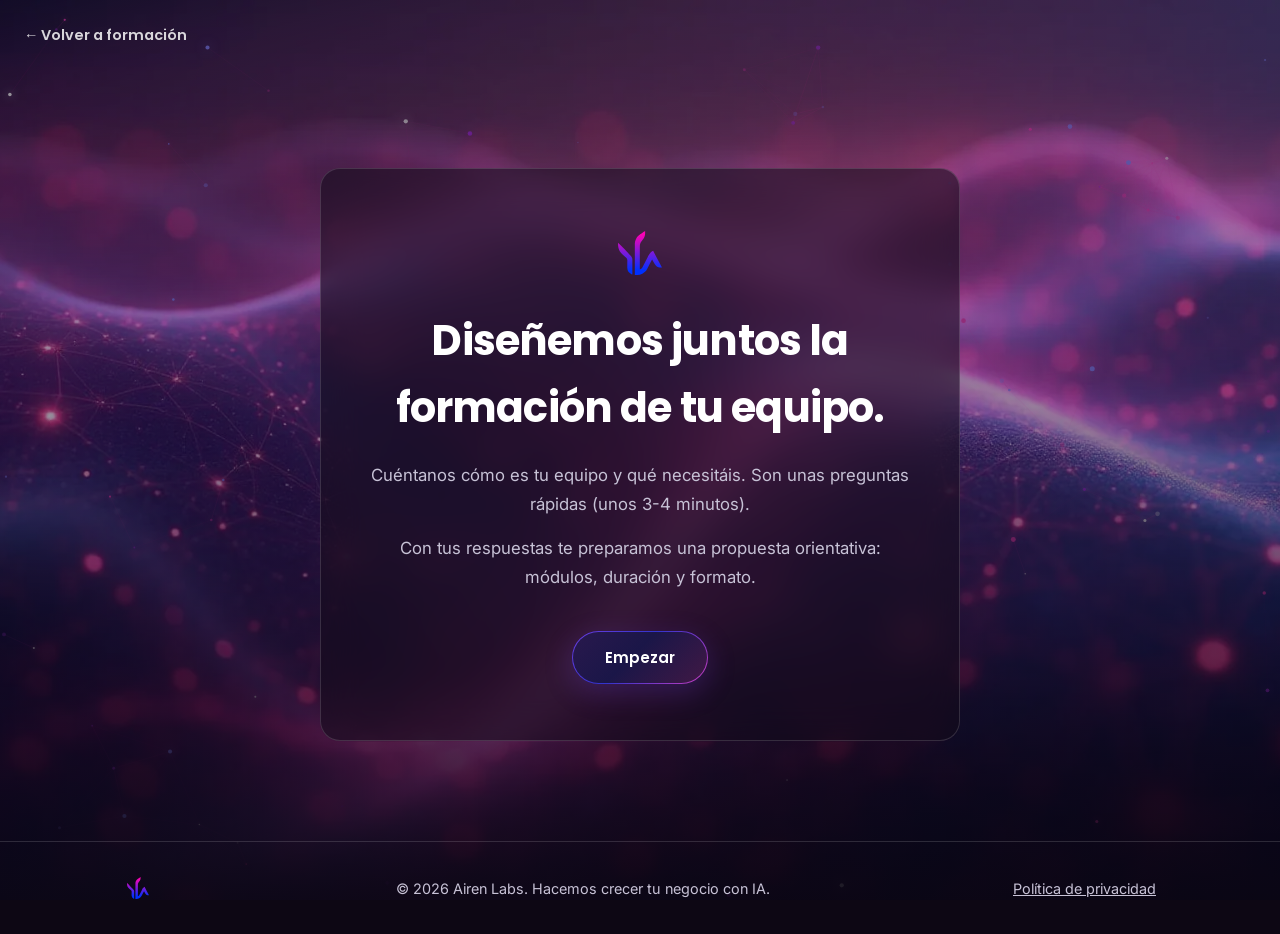
<file: solicitud-formacion/index.html>
<!DOCTYPE html>
<html lang="es">
<head>
<meta charset="UTF-8">
<meta name="viewport" content="width=device-width, initial-scale=1.0">
<title>Solicita tu formación a medida · AIREN LABS</title>
<meta name="description" content="Cuéntanos cómo es tu equipo y qué necesitáis, y te preparamos una propuesta de formación en IA a medida: módulos, duración y formato.">
<link rel="icon" type="image/svg+xml" href="/imagenes%20web/logo.svg">
<link rel="alternate icon" type="image/png" sizes="32x32" href="/imagenes%20web/favicon-32.png">
<link rel="alternate icon" type="image/png" sizes="48x48" href="/imagenes%20web/favicon-48.png">
<link rel="alternate icon" type="image/png" sizes="512x512" href="/imagenes%20web/favicon-512.png">
<link rel="apple-touch-icon" sizes="180x180" href="/imagenes%20web/apple-touch-icon.png">
<link rel="preconnect" href="https://fonts.googleapis.com">
<link rel="preconnect" href="https://fonts.gstatic.com" crossorigin>
<link href="https://fonts.googleapis.com/css2?family=Poppins:wght@600;700;800&family=Inter:wght@400;500;600&display=swap" rel="stylesheet">
<link rel="stylesheet" href="/styles.css">
<script async src="https://www.googletagmanager.com/gtm.js?id=G-SX6KW8X8PZ"></script>
<script>
  window.dataLayer = window.dataLayer || [];
  function gtag(){dataLayer.push(arguments);}
  gtag('js', new Date());
</script>
</head>
<body>

<div class="bg-scene" aria-hidden="true">
  <div class="wave wave--1"></div>
  <div class="wave wave--2"></div>
  <div class="wave wave--3"></div>
  <canvas id="stars"></canvas>
  <div class="bg-fade"></div>
</div>

<a href="/formacion.html" class="back-link">← Volver a formación</a>

<main class="diag container" id="formApp">
  <section class="diag__welcome" id="formWelcome">
    <img src="/imagenes%20web/logo.svg" alt="Airen Labs" class="diag__welcome-logo">
    <h1>Diseñemos juntos la formación de tu equipo.</h1>
    <p>Cuéntanos cómo es tu equipo y qué necesitáis. Son unas preguntas rápidas (unos 3-4 minutos).</p>
    <p>Con tus respuestas te preparamos una propuesta orientativa: módulos, duración y formato.</p>
    <button type="button" class="btn btn--primary" id="formStart">Empezar</button>
  </section>

  <div class="diag__progress" id="formProgress" role="progressbar" aria-valuemin="0" aria-valuemax="100" aria-valuenow="0" hidden>
    <p class="diag__progress-meta" id="formProgressMeta"></p>
    <div class="diag__progress-track"><div class="diag__progress-fill" id="formProgressFill"></div></div>
  </div>

  <div class="diag__stage" id="formStage" hidden></div>

  <noscript><p style="max-width:640px;margin:24px auto;text-align:center;color:#F1EAF7">Para rellenar esta solicitud necesitas tener JavaScript activado en tu navegador. Si no puedes activarlo, escríbenos a <a href="mailto:airenlabsia@gmail.com" style="color:#fff">airenlabsia@gmail.com</a> y te ayudamos igualmente.</p></noscript>
</main>

<footer class="footer">
  <div class="footer__inner">
    <img src="/imagenes%20web/logo.svg" alt="Airen Labs" class="footer__logo">
    <p>© 2026 Airen Labs. Hacemos crecer tu negocio con IA.</p>
    <nav class="footer__links"><a href="/privacidad">Política de privacidad</a></nav>
  </div>
</footer>

<script src="/script.js"></script>
<script src="/formacion-solicitud.js"></script>
</body>
</html>
</file>
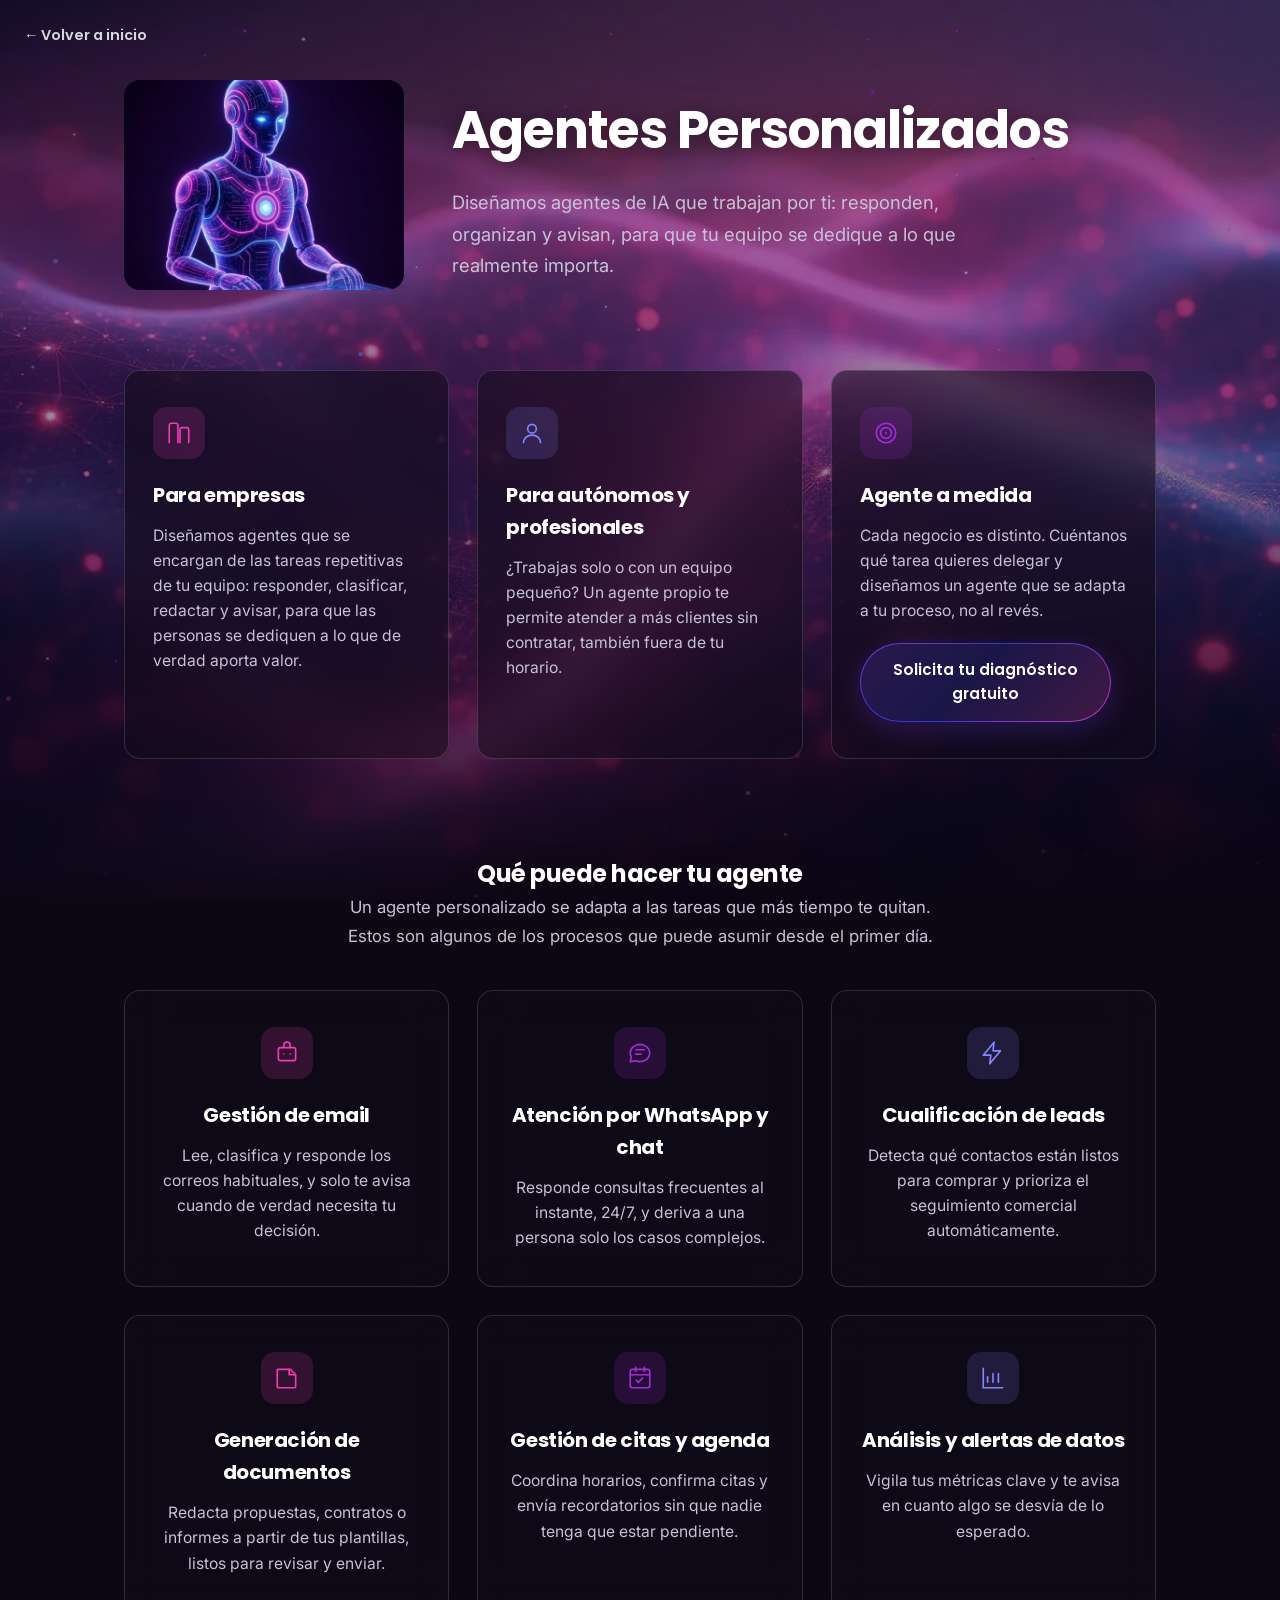
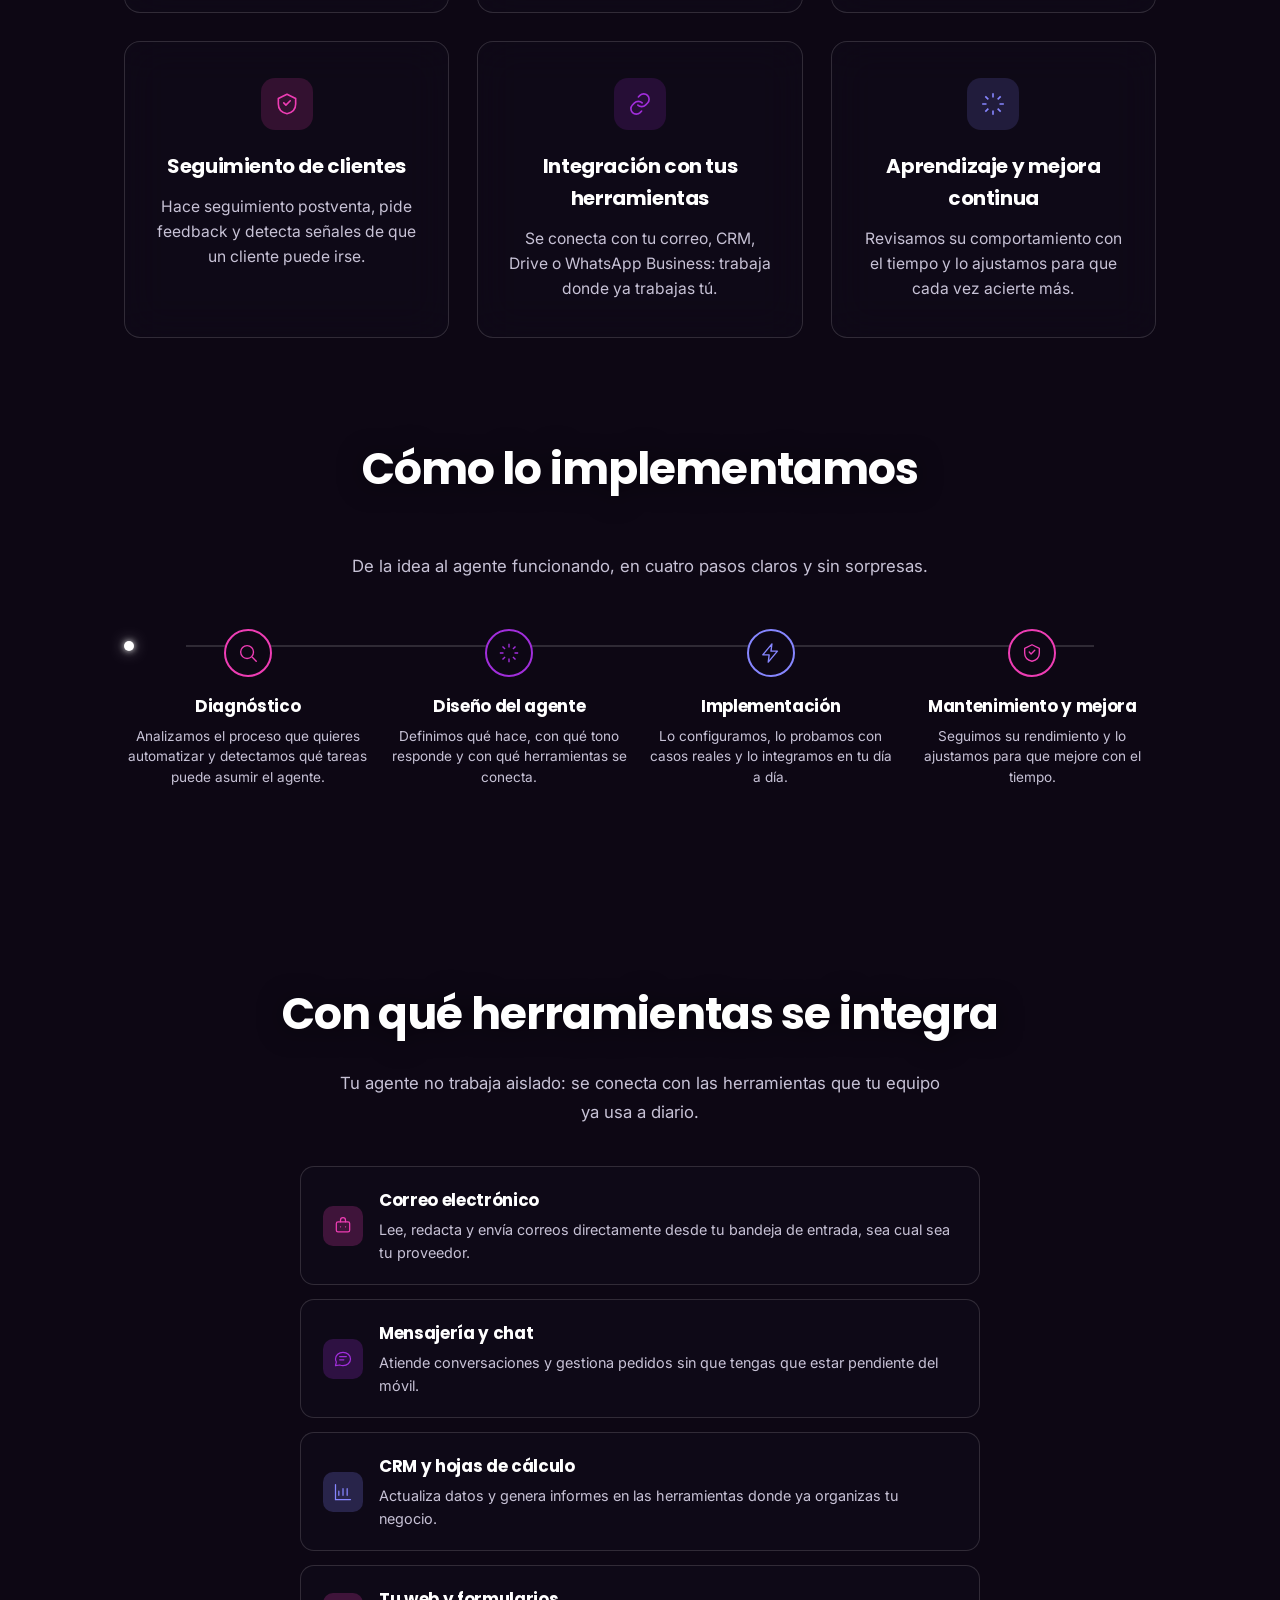
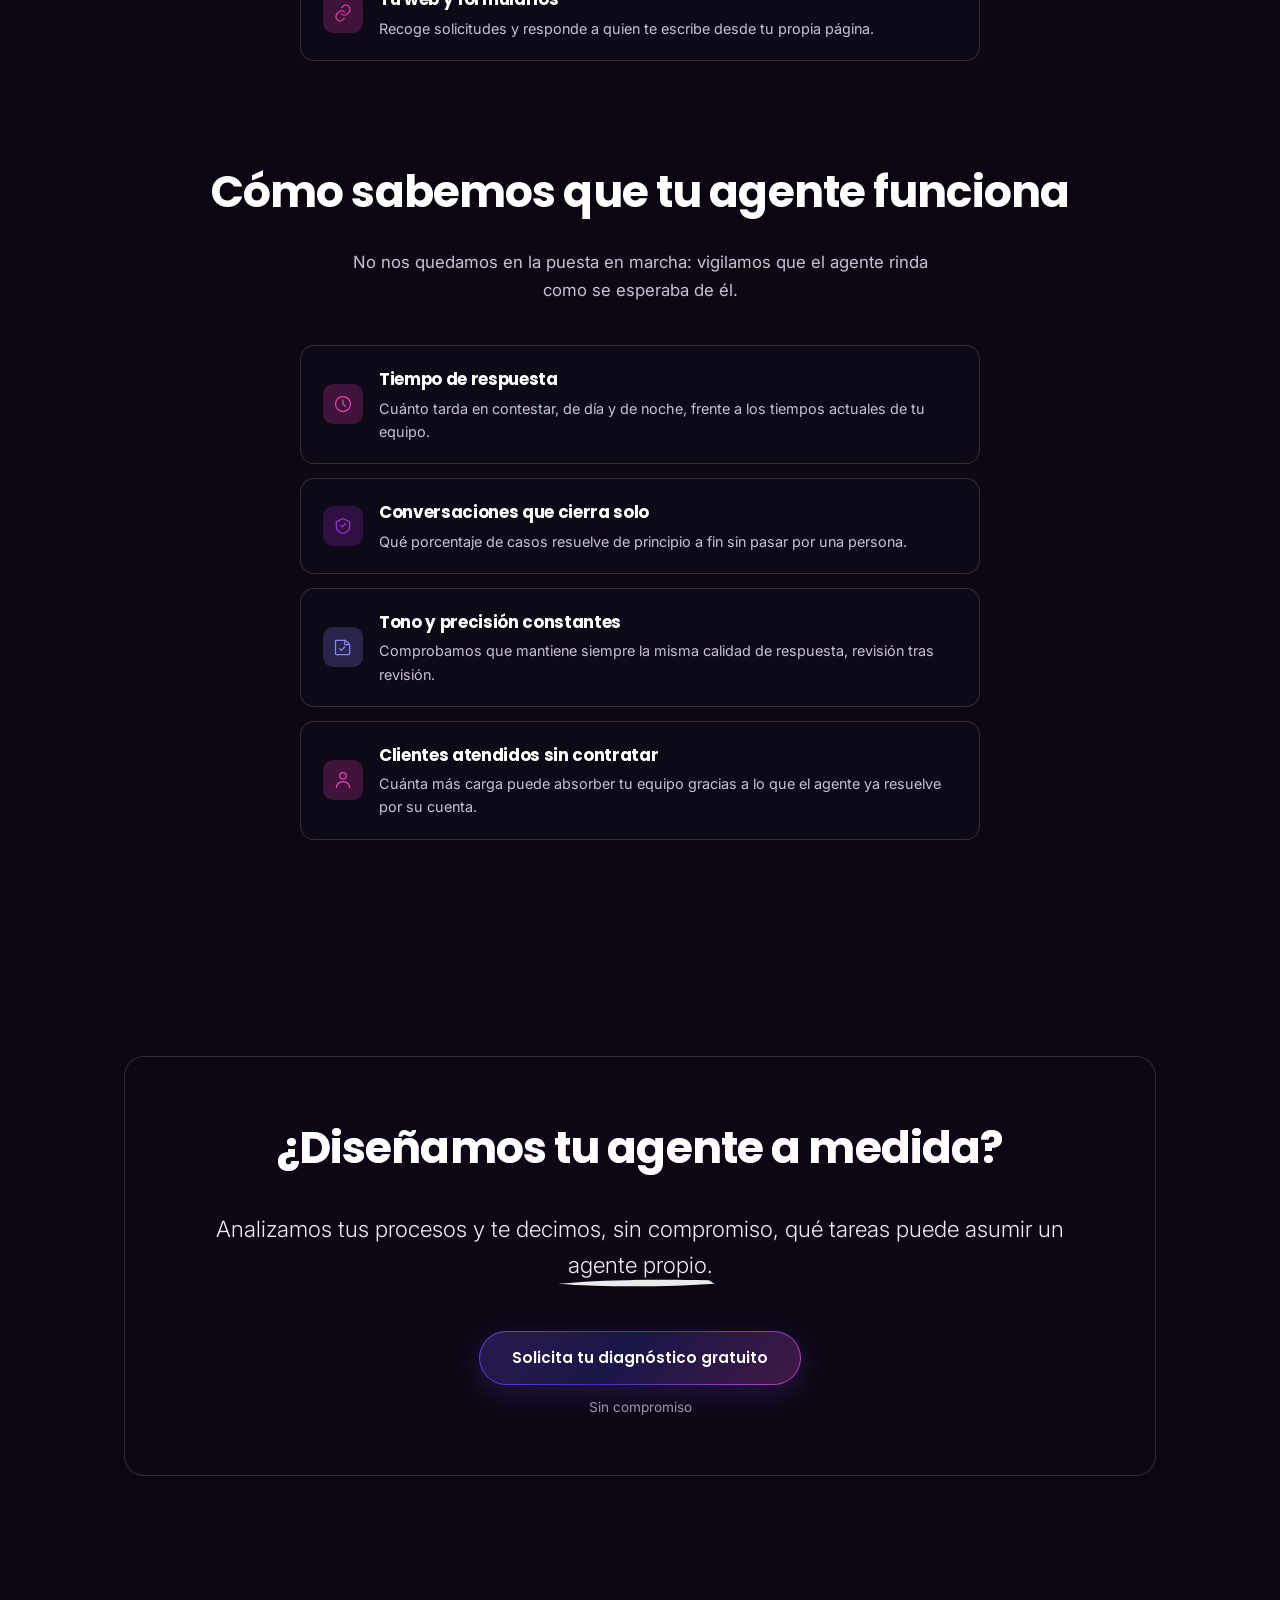
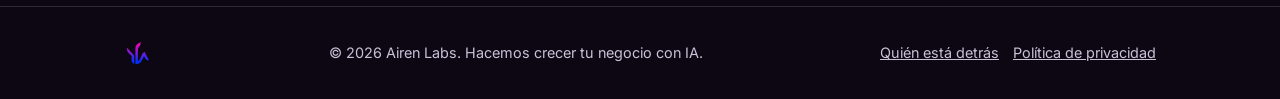
<file: agentes.html>
<!DOCTYPE html>
<html lang="es">
<head>
<meta charset="UTF-8">
<meta name="viewport" content="width=device-width, initial-scale=1.0">
<title>Agentes Personalizados — Airen Labs</title>
<meta name="description" content="Diseñamos agentes de IA que trabajan por ti: responden, organizan y avisan, para que tu equipo se dedique a lo que realmente importa.">
<link rel="canonical" href="https://www.airen-labs.com/agentes.html">
<meta property="og:type" content="website">
<meta property="og:locale" content="es_ES">
<meta property="og:site_name" content="Airen Labs">
<meta property="og:url" content="https://www.airen-labs.com/agentes.html">
<meta property="og:title" content="Agentes Personalizados — Airen Labs">
<meta property="og:description" content="Diseñamos agentes de IA que trabajan por ti: responden, organizan y avisan, para que tu equipo se dedique a lo que realmente importa.">
<meta property="og:image" content="https://www.airen-labs.com/imagenes%20web/service-agentes.jpg">
<meta name="twitter:card" content="summary_large_image">
<meta name="twitter:title" content="Agentes Personalizados — Airen Labs">
<meta name="twitter:description" content="Diseñamos agentes de IA que trabajan por ti: responden, organizan y avisan, para que tu equipo se dedique a lo que realmente importa.">
<meta name="twitter:image" content="https://www.airen-labs.com/imagenes%20web/service-agentes.jpg">
<link rel="icon" type="image/svg+xml" href="imagenes%20web/logo.svg">
<link rel="alternate icon" type="image/png" sizes="32x32" href="imagenes%20web/favicon-32.png">
<link rel="alternate icon" type="image/png" sizes="48x48" href="imagenes%20web/favicon-48.png">
<link rel="alternate icon" type="image/png" sizes="512x512" href="imagenes%20web/favicon-512.png">
<link rel="apple-touch-icon" sizes="180x180" href="imagenes%20web/apple-touch-icon.png">
<link rel="preconnect" href="https://fonts.googleapis.com">
<link rel="preconnect" href="https://fonts.gstatic.com" crossorigin>
<link rel="stylesheet" href="styles.css">
<link rel="preload" as="style" href="https://fonts.googleapis.com/css2?family=Poppins:wght@600;700;800&family=Inter:wght@400;500;600&display=swap" onload="this.onload=null;this.rel='stylesheet'">
<noscript><link rel="stylesheet" href="https://fonts.googleapis.com/css2?family=Poppins:wght@600;700;800&family=Inter:wght@400;500;600&display=swap"></noscript>
<script async src="https://www.googletagmanager.com/gtm.js?id=G-SX6KW8X8PZ"></script>
<script>
  window.dataLayer = window.dataLayer || [];
  function gtag(){dataLayer.push(arguments);}
  gtag('js', new Date());
</script>
</head>
<body>

<div class="bg-scene" aria-hidden="true">
  <div class="wave wave--1"></div>
  <div class="wave wave--2"></div>
  <div class="wave wave--3"></div>
  <canvas id="stars"></canvas>
  <div class="bg-fade"></div>
</div>

<a href="index.html" class="back-link">← Volver a inicio</a>

<section class="page-hero">
  <div class="container reveal">
    <div class="page-hero__grid">
      <div class="page-hero__media"><img src="imagenes%20web/service-agentes.webp" alt="Agentes personalizados"></div>
      <div class="page-hero__text">
        <h1 class="heading-solid">Agentes Personalizados</h1>
        <p class="page-hero__lead">Diseñamos agentes de IA que trabajan por ti: responden, organizan y avisan, para que tu equipo se dedique a lo que realmente importa.</p>
      </div>
    </div>
  </div>
</section>

<section class="training">
  <div class="container">
    <div class="cards">
      <article class="card reveal">
        <span class="card__icon" style="--icon-color:var(--primary)">
          <svg viewBox="0 0 24 24" fill="none" stroke="currentColor" stroke-width="1.5"><path d="M3 21V5a2 2 0 0 1 2-2h4a2 2 0 0 1 2 2v16M13 21V9a2 2 0 0 1 2-2h4a2 2 0 0 1 2 2v12" stroke-linecap="round" stroke-linejoin="round"/></svg>
        </span>
        <h3>Para empresas</h3>
        <p>Diseñamos agentes que se encargan de las tareas repetitivas de tu equipo: responder, clasificar, redactar y avisar, para que las personas se dediquen a lo que de verdad aporta valor.</p>
      </article>
      <article class="card reveal">
        <span class="card__icon" style="--icon-color:var(--secondary-text)">
          <svg viewBox="0 0 24 24" fill="none" stroke="currentColor" stroke-width="1.5"><circle cx="12" cy="8" r="4"/><path d="M4 21c0-4 3.5-7 8-7s8 3 8 7" stroke-linecap="round"/></svg>
        </span>
        <h3>Para autónomos y profesionales</h3>
        <p>¿Trabajas solo o con un equipo pequeño? Un agente propio te permite atender a más clientes sin contratar, también fuera de tu horario.</p>
      </article>
      <article class="card reveal" style="display:flex;flex-direction:column">
        <span class="card__icon" style="--icon-color:var(--accent)">
          <svg viewBox="0 0 24 24" fill="none" stroke="currentColor" stroke-width="1.5"><circle cx="12" cy="12" r="9"/><circle cx="12" cy="12" r="5"/><circle cx="12" cy="12" r="1" fill="currentColor" stroke="none"/></svg>
        </span>
        <h3>Agente a medida</h3>
        <p style="flex:1">Cada negocio es distinto. Cuéntanos qué tarea quieres delegar y diseñamos un agente que se adapta a tu proceso, no al revés.</p>
        <a href="/diagnostico" class="btn btn--primary" style="margin-top:1.25rem;align-self:flex-start;text-align:center">Solicita tu diagnóstico<br>gratuito</a>
      </article>
    </div>
  </div>
</section>

<section class="programa">
  <div class="container">
    <h2 class="center reveal heading-solid">Qué puede hacer tu agente</h2>
    <p class="resources__intro reveal">Un agente personalizado se adapta a las tareas que más tiempo te quitan. Estos son algunos de los procesos que puede asumir desde el primer día.</p>
    <div class="cards">
      <article class="card reveal">
        <span class="card__icon" style="--icon-color:var(--primary)">
          <svg viewBox="0 0 24 24" fill="none" stroke="currentColor" stroke-width="1.5"><rect x="4" y="7" width="16" height="12" rx="2"/><path d="M9 7V5a3 3 0 0 1 6 0v2M9 13h.01M15 13h.01" stroke-linecap="round" stroke-linejoin="round"/></svg>
        </span>
        <h3>Gestión de email</h3>
        <p>Lee, clasifica y responde los correos habituales, y solo te avisa cuando de verdad necesita tu decisión.</p>
      </article>
      <article class="card reveal">
        <span class="card__icon" style="--icon-color:var(--accent)">
          <svg viewBox="0 0 24 24" fill="none" stroke="currentColor" stroke-width="1.5"><path d="M8 9h8M8 13h5M21 12c0 4.5-4 8-9 8-1.4 0-2.7-.3-3.9-.8L3 20l1-4.3C3.4 14.4 3 13.3 3 12c0-4.5 4-8 9-8s9 3.5 9 8Z" stroke-linecap="round" stroke-linejoin="round"/></svg>
        </span>
        <h3>Atención por WhatsApp y chat</h3>
        <p>Responde consultas frecuentes al instante, 24/7, y deriva a una persona solo los casos complejos.</p>
      </article>
      <article class="card reveal">
        <span class="card__icon" style="--icon-color:var(--secondary-text)">
          <svg viewBox="0 0 24 24" fill="none" stroke="currentColor" stroke-width="1.5"><path d="M13 2 3 14h7l-1 8 10-12h-7l1-8Z" stroke-linecap="round" stroke-linejoin="round"/></svg>
        </span>
        <h3>Cualificación de leads</h3>
        <p>Detecta qué contactos están listos para comprar y prioriza el seguimiento comercial automáticamente.</p>
      </article>
      <article class="card reveal">
        <span class="card__icon" style="--icon-color:var(--primary)">
          <svg viewBox="0 0 24 24" fill="none" stroke="currentColor" stroke-width="1.5"><path d="M4 4h11l5 5v11a1 1 0 0 1-1 1H4a1 1 0 0 1-1-1V5a1 1 0 0 1 1-1Z" stroke-linecap="round" stroke-linejoin="round"/><path d="M14 4v5h5" stroke-linecap="round" stroke-linejoin="round"/></svg>
        </span>
        <h3>Generación de documentos</h3>
        <p>Redacta propuestas, contratos o informes a partir de tus plantillas, listos para revisar y enviar.</p>
      </article>
      <article class="card reveal">
        <span class="card__icon" style="--icon-color:var(--accent)">
          <svg viewBox="0 0 24 24" fill="none" stroke="currentColor" stroke-width="1.5"><rect x="3" y="4" width="18" height="17" rx="2"/><path d="M3 9h18M8 2v4M16 2v4" stroke-linecap="round" stroke-linejoin="round"/><path d="m8.5 14 2 2 4-4" stroke-linecap="round" stroke-linejoin="round"/></svg>
        </span>
        <h3>Gestión de citas y agenda</h3>
        <p>Coordina horarios, confirma citas y envía recordatorios sin que nadie tenga que estar pendiente.</p>
      </article>
      <article class="card reveal">
        <span class="card__icon" style="--icon-color:var(--secondary-text)">
          <svg viewBox="0 0 24 24" fill="none" stroke="currentColor" stroke-width="1.5"><path d="M3 3v18h18" stroke-linecap="round"/><path d="M7 16v-5M12 16V8M17 16v-8" stroke-linecap="round"/></svg>
        </span>
        <h3>Análisis y alertas de datos</h3>
        <p>Vigila tus métricas clave y te avisa en cuanto algo se desvía de lo esperado.</p>
      </article>
      <article class="card reveal">
        <span class="card__icon" style="--icon-color:var(--primary)">
          <svg viewBox="0 0 24 24" fill="none" stroke="currentColor" stroke-width="1.5"><path d="M9 11l2 2 4-4M12 3l8 4v5c0 5-3.5 8-8 9-4.5-1-8-4-8-9V7l8-4Z" stroke-linecap="round" stroke-linejoin="round"/></svg>
        </span>
        <h3>Seguimiento de clientes</h3>
        <p>Hace seguimiento postventa, pide feedback y detecta señales de que un cliente puede irse.</p>
      </article>
      <article class="card reveal">
        <span class="card__icon" style="--icon-color:var(--accent)">
          <svg viewBox="0 0 24 24" fill="none" stroke="currentColor" stroke-width="1.5"><path d="M10 13a5 5 0 0 0 7.07 0l1.93-1.93a5 5 0 0 0-7.07-7.07L10.5 5.5" stroke-linecap="round" stroke-linejoin="round"/><path d="M14 11a5 5 0 0 0-7.07 0l-1.93 1.93a5 5 0 0 0 7.07 7.07L13.5 18.5" stroke-linecap="round" stroke-linejoin="round"/></svg>
        </span>
        <h3>Integración con tus herramientas</h3>
        <p>Se conecta con tu correo, CRM, Drive o WhatsApp Business: trabaja donde ya trabajas tú.</p>
      </article>
      <article class="card reveal">
        <span class="card__icon" style="--icon-color:var(--secondary-text)">
          <svg viewBox="0 0 24 24" fill="none" stroke="currentColor" stroke-width="1.5"><path d="M12 2v4M12 18v4M4.9 4.9l2.8 2.8M16.3 16.3l2.8 2.8M2 12h4M18 12h4M4.9 19.1l2.8-2.8M16.3 7.7l2.8-2.8"/></svg>
        </span>
        <h3>Aprendizaje y mejora continua</h3>
        <p>Revisamos su comportamiento con el tiempo y lo ajustamos para que cada vez acierte más.</p>
      </article>
    </div>
  </div>
</section>

<section class="diagram">
  <div class="container reveal">
    <h2 class="center heading-solid">Cómo lo implementamos</h2>
    <p class="resources__intro">De la idea al agente funcionando, en cuatro pasos claros y sin sorpresas.</p>
    <div class="diagram__flow">
      <div class="diagram__hline"></div>
      <div class="diagram__beam"></div>
      <div class="diagram__steps">
        <div class="step" style="--step-color:var(--primary)">
          <div class="step__node">
            <svg viewBox="0 0 24 24" fill="none" stroke="currentColor" stroke-width="1.5"><circle cx="11" cy="11" r="7"/><path d="m21 21-4.3-4.3" stroke-linecap="round"/></svg>
          </div>
          <h3>Diagnóstico</h3>
          <p>Analizamos el proceso que quieres automatizar y detectamos qué tareas puede asumir el agente.</p>
        </div>
        <div class="step" style="--step-color:var(--accent)">
          <div class="step__node">
            <svg viewBox="0 0 24 24" fill="none" stroke="currentColor" stroke-width="1.5"><path d="M12 2v4M12 18v4M4.9 4.9l2.8 2.8M16.3 16.3l2.8 2.8M2 12h4M18 12h4M4.9 19.1l2.8-2.8M16.3 7.7l2.8-2.8"/></svg>
          </div>
          <h3>Diseño del agente</h3>
          <p>Definimos qué hace, con qué tono responde y con qué herramientas se conecta.</p>
        </div>
        <div class="step" style="--step-color:var(--secondary-text)">
          <div class="step__node">
            <svg viewBox="0 0 24 24" fill="none" stroke="currentColor" stroke-width="1.5"><path d="M13 2 3 14h7l-1 8 10-12h-7l1-8Z" stroke-linecap="round" stroke-linejoin="round"/></svg>
          </div>
          <h3>Implementación</h3>
          <p>Lo configuramos, lo probamos con casos reales y lo integramos en tu día a día.</p>
        </div>
        <div class="step" style="--step-color:var(--primary)">
          <div class="step__node">
            <svg viewBox="0 0 24 24" fill="none" stroke="currentColor" stroke-width="1.5"><path d="M9 11l2 2 4-4M12 3l8 4v5c0 5-3.5 8-8 9-4.5-1-8-4-8-9V7l8-4Z" stroke-linecap="round" stroke-linejoin="round"/></svg>
          </div>
          <h3>Mantenimiento y mejora</h3>
          <p>Seguimos su rendimiento y lo ajustamos para que mejore con el tiempo.</p>
        </div>
      </div>
    </div>
  </div>
</section>

<section class="resources" style="padding-top:96px">
  <div class="container reveal">
    <h2 class="center heading-solid">Con qué herramientas se integra</h2>
    <p class="resources__intro">Tu agente no trabaja aislado: se conecta con las herramientas que tu equipo ya usa a diario.</p>
    <div class="resources__list">
      <div class="resource">
        <span class="resource__icon" style="--icon-color:var(--primary)">
          <svg viewBox="0 0 24 24" fill="none" stroke="currentColor" stroke-width="1.5"><rect x="4" y="7" width="16" height="12" rx="2"/><path d="M9 7V5a3 3 0 0 1 6 0v2M9 13h.01M15 13h.01" stroke-linecap="round" stroke-linejoin="round"/></svg>
        </span>
        <span class="resource__body">
          <h3>Correo electrónico</h3>
          <p>Lee, redacta y envía correos directamente desde tu bandeja de entrada, sea cual sea tu proveedor.</p>
        </span>
      </div>
      <div class="resource">
        <span class="resource__icon" style="--icon-color:var(--accent)">
          <svg viewBox="0 0 24 24" fill="none" stroke="currentColor" stroke-width="1.5"><path d="M8 9h8M8 13h5M21 12c0 4.5-4 8-9 8-1.4 0-2.7-.3-3.9-.8L3 20l1-4.3C3.4 14.4 3 13.3 3 12c0-4.5 4-8 9-8s9 3.5 9 8Z" stroke-linecap="round" stroke-linejoin="round"/></svg>
        </span>
        <span class="resource__body">
          <h3>Mensajería y chat</h3>
          <p>Atiende conversaciones y gestiona pedidos sin que tengas que estar pendiente del móvil.</p>
        </span>
      </div>
      <div class="resource">
        <span class="resource__icon" style="--icon-color:var(--secondary-text)">
          <svg viewBox="0 0 24 24" fill="none" stroke="currentColor" stroke-width="1.5"><path d="M3 3v18h18" stroke-linecap="round"/><path d="M7 16v-5M12 16V8M17 16v-8" stroke-linecap="round"/></svg>
        </span>
        <span class="resource__body">
          <h3>CRM y hojas de cálculo</h3>
          <p>Actualiza datos y genera informes en las herramientas donde ya organizas tu negocio.</p>
        </span>
      </div>
      <div class="resource">
        <span class="resource__icon" style="--icon-color:var(--primary)">
          <svg viewBox="0 0 24 24" fill="none" stroke="currentColor" stroke-width="1.5"><path d="M10 13a5 5 0 0 0 7.07 0l1.93-1.93a5 5 0 0 0-7.07-7.07L10.5 5.5" stroke-linecap="round" stroke-linejoin="round"/><path d="M14 11a5 5 0 0 0-7.07 0l-1.93 1.93a5 5 0 0 0 7.07 7.07L13.5 18.5" stroke-linecap="round" stroke-linejoin="round"/></svg>
        </span>
        <span class="resource__body">
          <h3>Tu web y formularios</h3>
          <p>Recoge solicitudes y responde a quien te escribe desde tu propia página.</p>
        </span>
      </div>
    </div>
  </div>
</section>

<section class="resources">
  <div class="container reveal">
    <h2 class="center heading-solid">Cómo sabemos que tu agente funciona</h2>
    <p class="resources__intro">No nos quedamos en la puesta en marcha: vigilamos que el agente rinda como se esperaba de él.</p>
    <div class="resources__list">
      <div class="resource">
        <span class="resource__icon" style="--icon-color:var(--primary)">
          <svg viewBox="0 0 24 24" fill="none" stroke="currentColor" stroke-width="1.5"><circle cx="12" cy="12" r="9"/><path d="M12 7v5l3 3" stroke-linecap="round" stroke-linejoin="round"/></svg>
        </span>
        <span class="resource__body">
          <h3>Tiempo de respuesta</h3>
          <p>Cuánto tarda en contestar, de día y de noche, frente a los tiempos actuales de tu equipo.</p>
        </span>
      </div>
      <div class="resource">
        <span class="resource__icon" style="--icon-color:var(--accent)">
          <svg viewBox="0 0 24 24" fill="none" stroke="currentColor" stroke-width="1.5"><path d="M9 11l2 2 4-4M12 3l8 4v5c0 5-3.5 8-8 9-4.5-1-8-4-8-9V7l8-4Z" stroke-linecap="round" stroke-linejoin="round"/></svg>
        </span>
        <span class="resource__body">
          <h3>Conversaciones que cierra solo</h3>
          <p>Qué porcentaje de casos resuelve de principio a fin sin pasar por una persona.</p>
        </span>
      </div>
      <div class="resource">
        <span class="resource__icon" style="--icon-color:var(--secondary-text)">
          <svg viewBox="0 0 24 24" fill="none" stroke="currentColor" stroke-width="1.5"><path d="M4 4h11l5 5v11a1 1 0 0 1-1 1H4a1 1 0 0 1-1-1V5a1 1 0 0 1 1-1Z" stroke-linecap="round" stroke-linejoin="round"/><path d="M14 4v5h5M8 14l2 2 4-4" stroke-linecap="round" stroke-linejoin="round"/></svg>
        </span>
        <span class="resource__body">
          <h3>Tono y precisión constantes</h3>
          <p>Comprobamos que mantiene siempre la misma calidad de respuesta, revisión tras revisión.</p>
        </span>
      </div>
      <div class="resource">
        <span class="resource__icon" style="--icon-color:var(--primary)">
          <svg viewBox="0 0 24 24" fill="none" stroke="currentColor" stroke-width="1.5"><path d="M4 21c0-4 3.5-7 8-7s8 3 8 7M12 11a4 4 0 1 0 0-8 4 4 0 0 0 0 8Z" stroke-linecap="round" stroke-linejoin="round"/></svg>
        </span>
        <span class="resource__body">
          <h3>Clientes atendidos sin contratar</h3>
          <p>Cuánta más carga puede absorber tu equipo gracias a lo que el agente ya resuelve por su cuenta.</p>
        </span>
      </div>
    </div>
  </div>
</section>

<section class="cta">
  <div class="container reveal">
   <div class="cta__card">
    <h2 class="gradient-text center">¿Diseñamos tu agente a medida?</h2>
    <p class="cta__subtitle">Analizamos tus procesos y te decimos, sin compromiso, qué tareas puede asumir un <span class="marker-underline">agente propio</span>.</p>
    <a href="/diagnostico" class="btn btn--primary">Solicita tu diagnóstico gratuito</a>
    <p class="cta__note">Sin compromiso</p>
   </div>
  </div>
</section>

<footer class="footer">
  <div class="footer__inner">
    <img src="imagenes%20web/logo.svg" alt="Airen Labs" class="footer__logo">
    <p>© 2026 Airen Labs. Hacemos crecer tu negocio con IA.</p>
    <nav class="footer__links"><a href="quien-esta-detras.html">Quién está detrás</a><a href="/privacidad">Política de privacidad</a></nav>
  </div>
</footer>

<script src="script.js"></script>
</body>
</html>
</file>
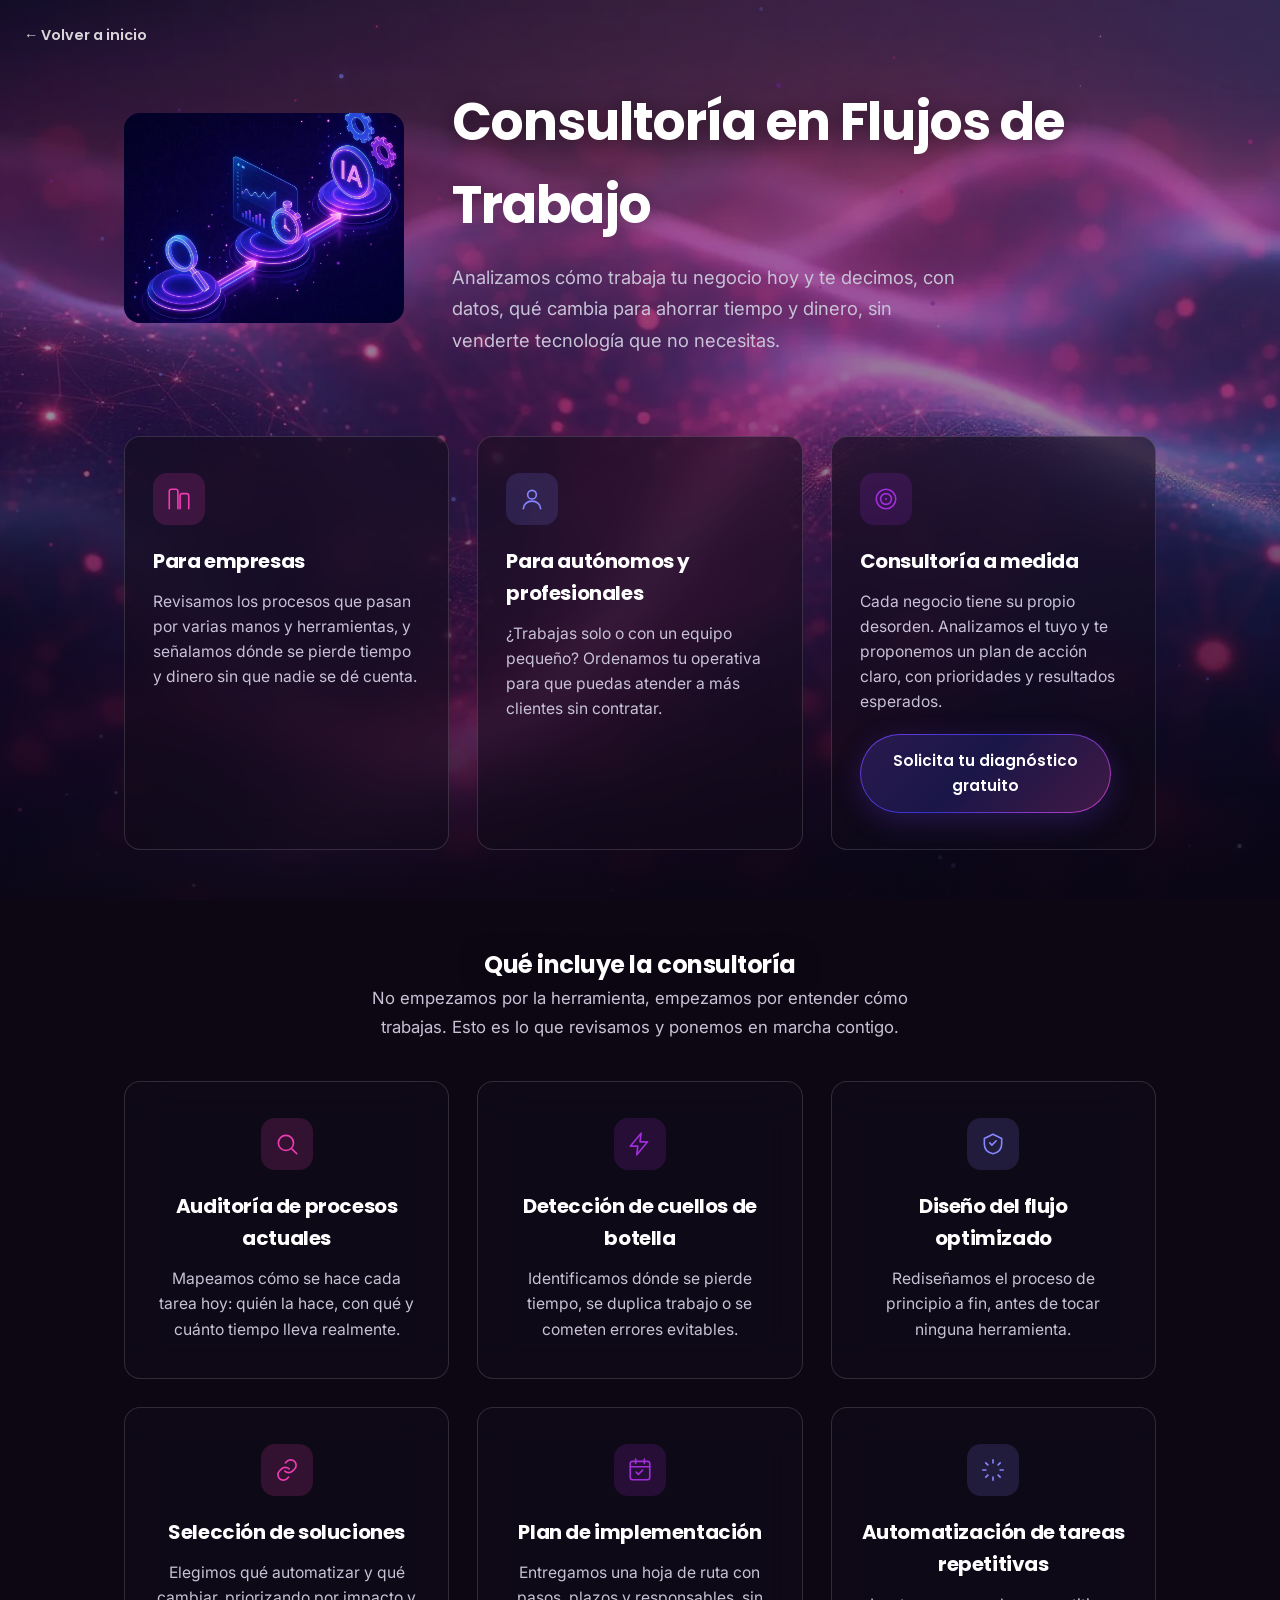
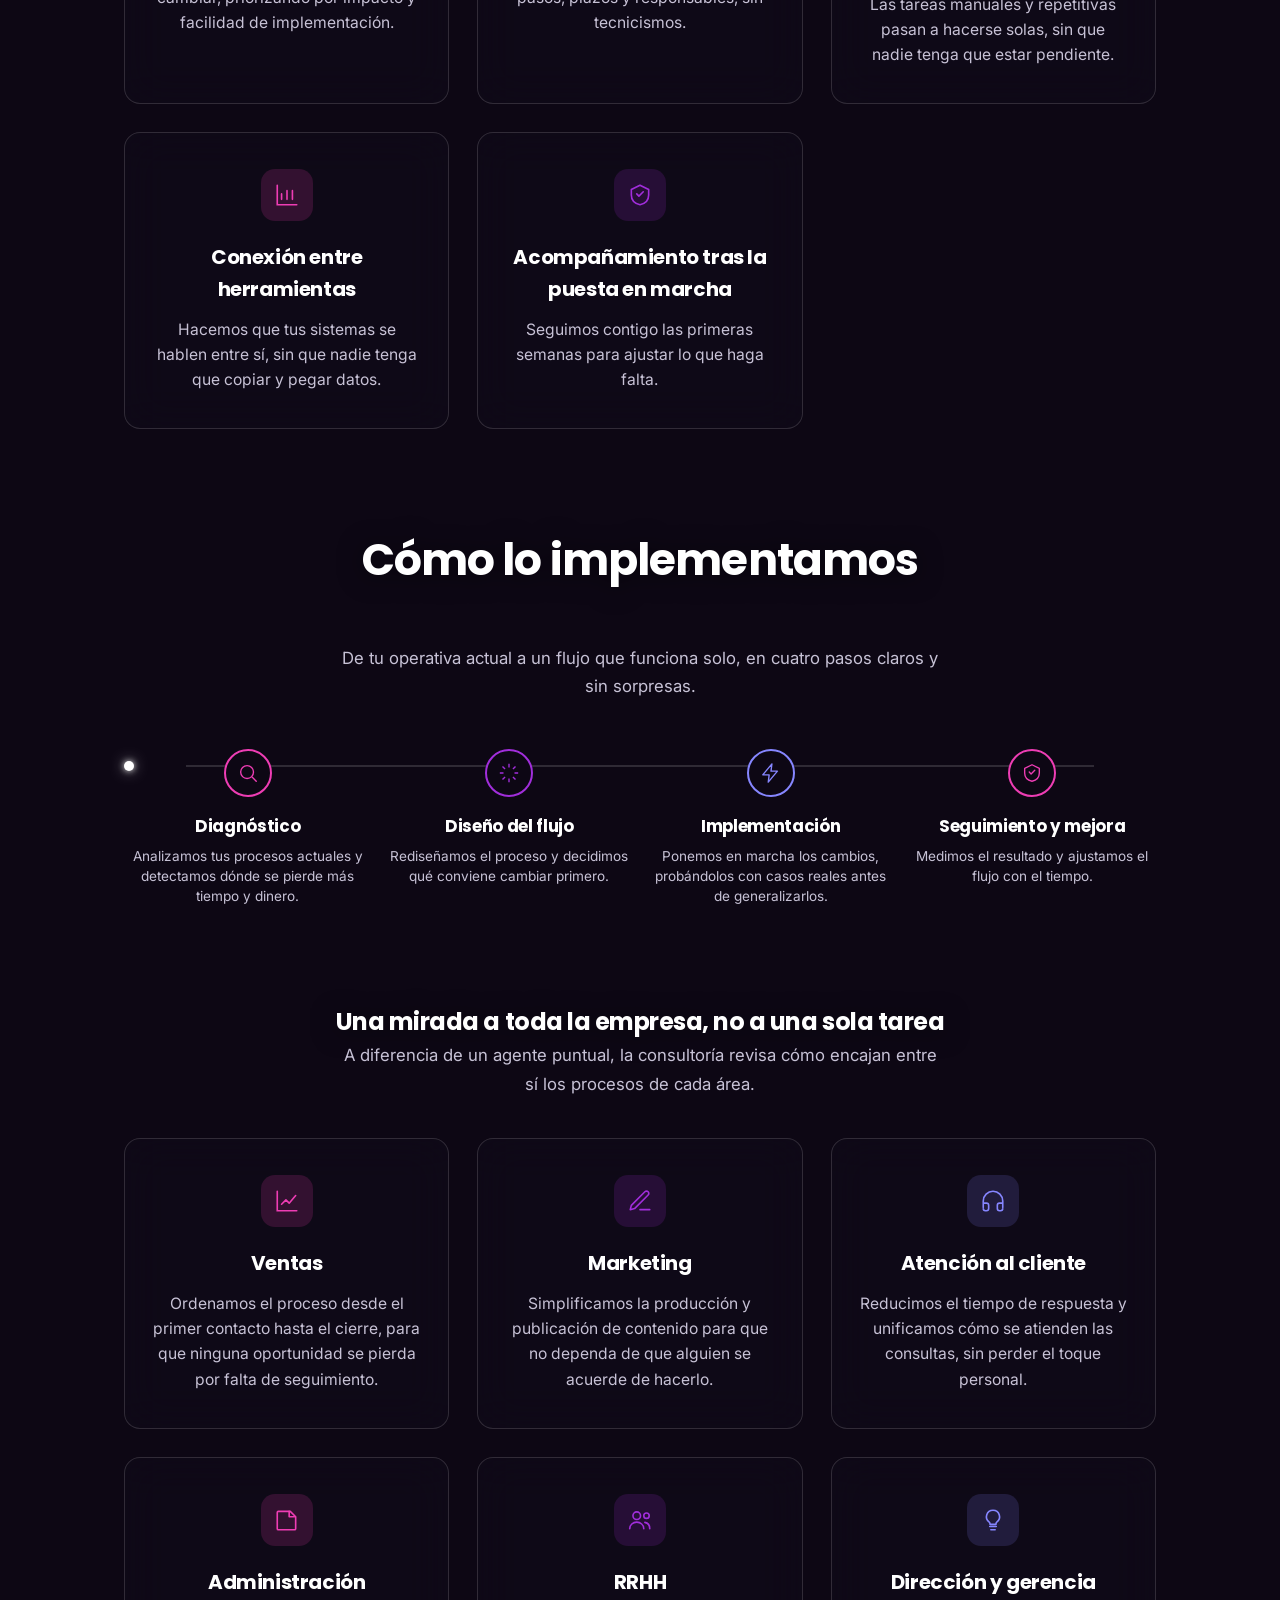
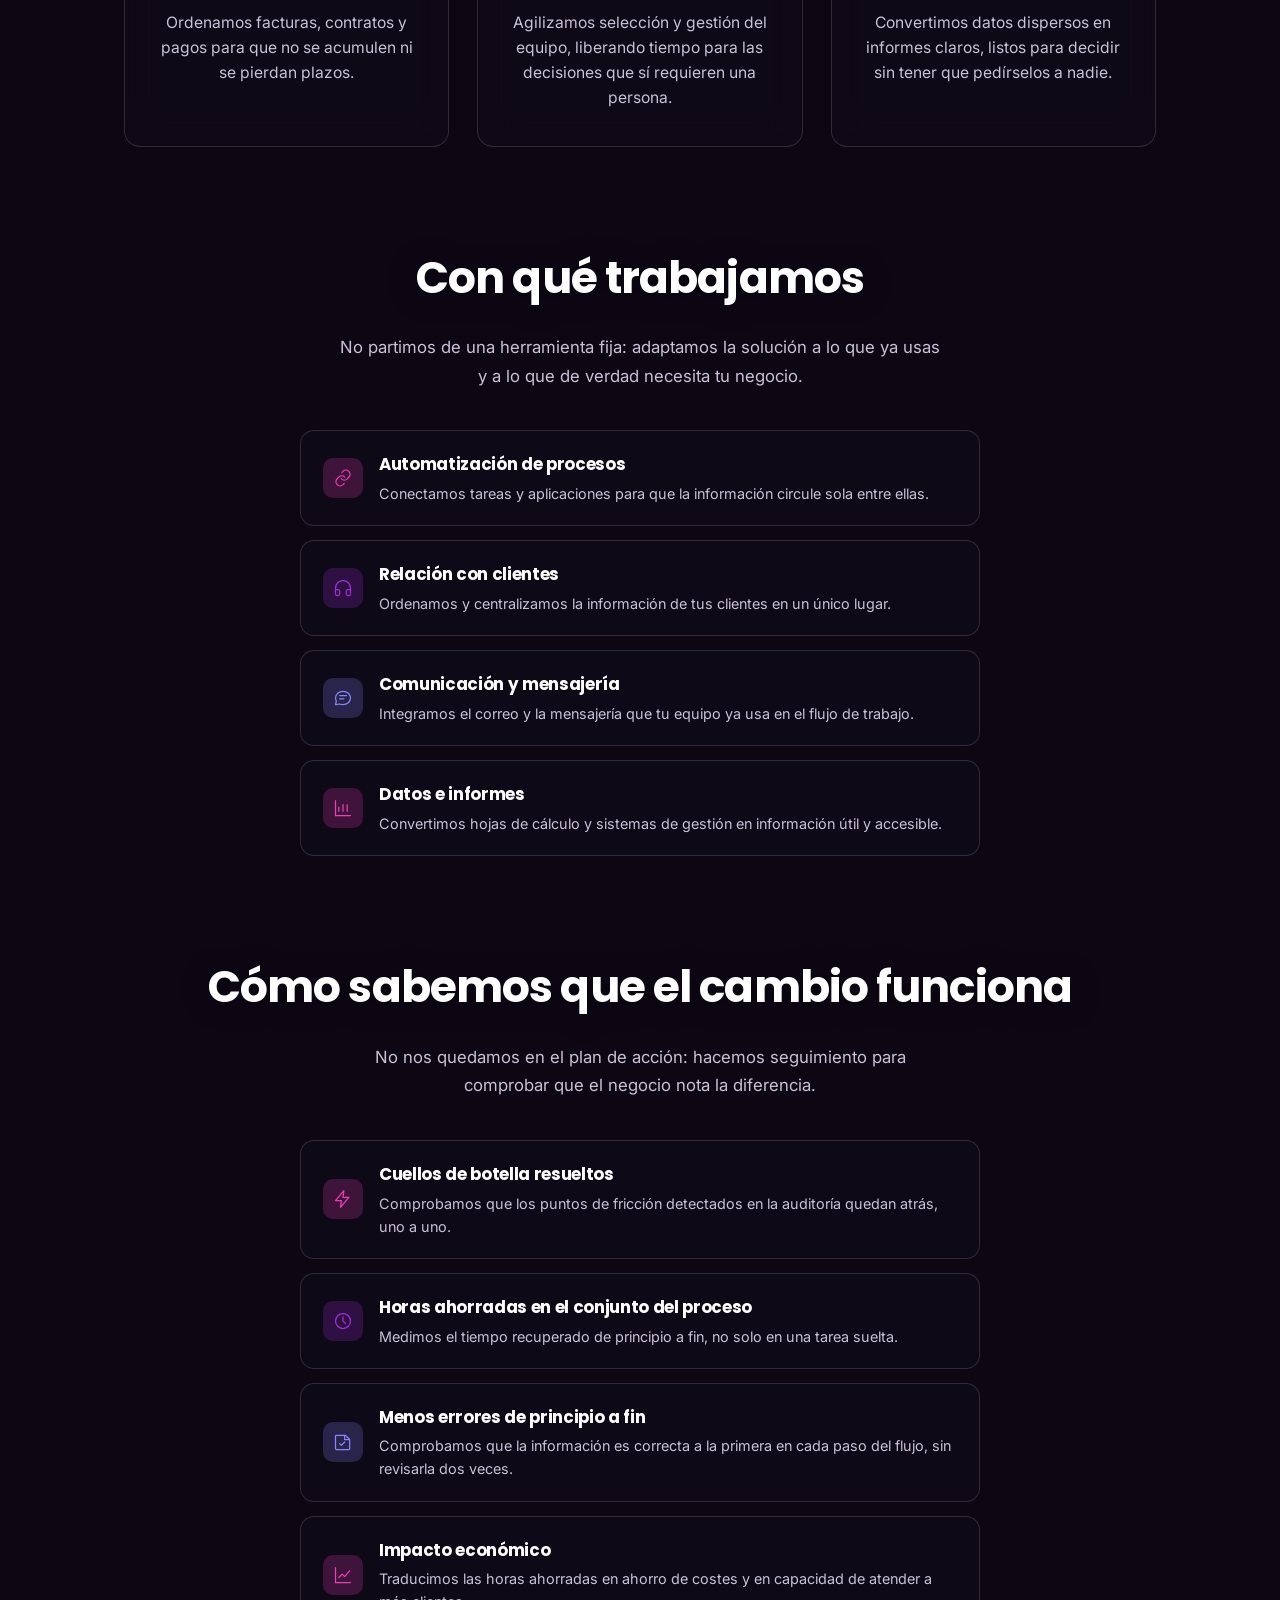
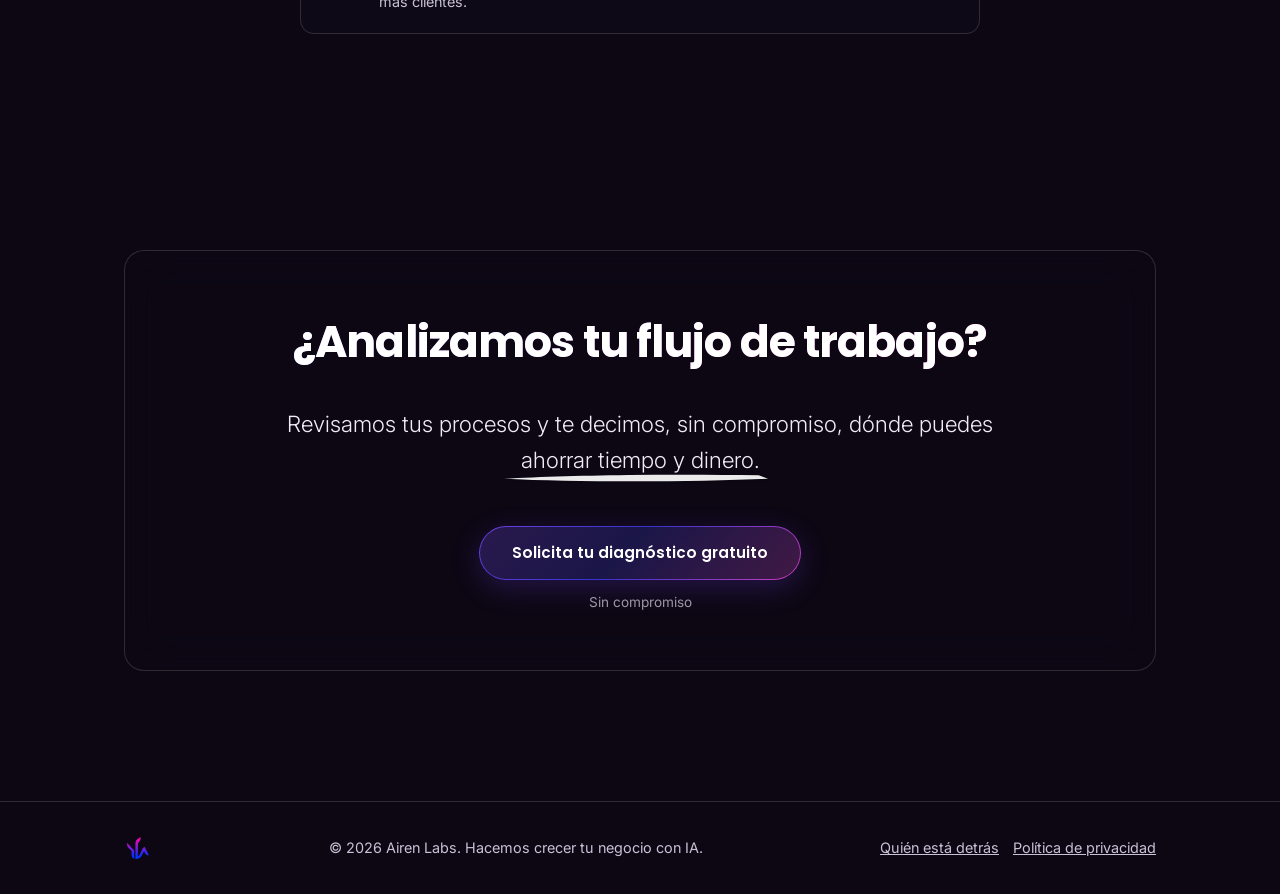
<file: consultoria.html>
<!DOCTYPE html>
<html lang="es">
<head>
<meta charset="UTF-8">
<meta name="viewport" content="width=device-width, initial-scale=1.0">
<title>Consultoría en Flujos de Trabajo — Airen Labs</title>
<meta name="description" content="Analizamos cómo trabaja tu negocio hoy y te decimos, con datos, qué cambia para ahorrar tiempo y dinero, sin venderte tecnología que no necesitas.">
<link rel="canonical" href="https://www.airen-labs.com/consultoria.html">
<meta property="og:type" content="website">
<meta property="og:locale" content="es_ES">
<meta property="og:site_name" content="Airen Labs">
<meta property="og:url" content="https://www.airen-labs.com/consultoria.html">
<meta property="og:title" content="Consultoría en Flujos de Trabajo — Airen Labs">
<meta property="og:description" content="Analizamos cómo trabaja tu negocio hoy y te decimos, con datos, qué cambia para ahorrar tiempo y dinero, sin venderte tecnología que no necesitas.">
<meta property="og:image" content="https://www.airen-labs.com/imagenes%20web/service-consultoria.jpg">
<meta name="twitter:card" content="summary_large_image">
<meta name="twitter:title" content="Consultoría en Flujos de Trabajo — Airen Labs">
<meta name="twitter:description" content="Analizamos cómo trabaja tu negocio hoy y te decimos, con datos, qué cambia para ahorrar tiempo y dinero, sin venderte tecnología que no necesitas.">
<meta name="twitter:image" content="https://www.airen-labs.com/imagenes%20web/service-consultoria.jpg">
<link rel="icon" type="image/svg+xml" href="imagenes%20web/logo.svg">
<link rel="alternate icon" type="image/png" sizes="32x32" href="imagenes%20web/favicon-32.png">
<link rel="alternate icon" type="image/png" sizes="48x48" href="imagenes%20web/favicon-48.png">
<link rel="alternate icon" type="image/png" sizes="512x512" href="imagenes%20web/favicon-512.png">
<link rel="apple-touch-icon" sizes="180x180" href="imagenes%20web/apple-touch-icon.png">
<link rel="preconnect" href="https://fonts.googleapis.com">
<link rel="preconnect" href="https://fonts.gstatic.com" crossorigin>
<link rel="stylesheet" href="styles.css">
<link rel="preload" as="style" href="https://fonts.googleapis.com/css2?family=Poppins:wght@600;700;800&family=Inter:wght@400;500;600&display=swap" onload="this.onload=null;this.rel='stylesheet'">
<noscript><link rel="stylesheet" href="https://fonts.googleapis.com/css2?family=Poppins:wght@600;700;800&family=Inter:wght@400;500;600&display=swap"></noscript>
<script async src="https://www.googletagmanager.com/gtm.js?id=G-SX6KW8X8PZ"></script>
<script>
  window.dataLayer = window.dataLayer || [];
  function gtag(){dataLayer.push(arguments);}
  gtag('js', new Date());
</script>
</head>
<body>

<div class="bg-scene" aria-hidden="true">
  <div class="wave wave--1"></div>
  <div class="wave wave--2"></div>
  <div class="wave wave--3"></div>
  <canvas id="stars"></canvas>
  <div class="bg-fade"></div>
</div>

<a href="index.html" class="back-link">← Volver a inicio</a>

<section class="page-hero">
  <div class="container reveal">
    <div class="page-hero__grid">
      <div class="page-hero__media"><img src="imagenes%20web/service-consultoria.webp" alt="Consultoría en flujos de trabajo"></div>
      <div class="page-hero__text">
        <h1 class="heading-solid">Consultoría en Flujos de Trabajo</h1>
        <p class="page-hero__lead">Analizamos cómo trabaja tu negocio hoy y te decimos, con datos, qué cambia para ahorrar tiempo y dinero, sin venderte tecnología que no necesitas.</p>
      </div>
    </div>
  </div>
</section>

<section class="training">
  <div class="container">
    <div class="cards">
      <article class="card reveal">
        <span class="card__icon" style="--icon-color:var(--primary)">
          <svg viewBox="0 0 24 24" fill="none" stroke="currentColor" stroke-width="1.5"><path d="M3 21V5a2 2 0 0 1 2-2h4a2 2 0 0 1 2 2v16M13 21V9a2 2 0 0 1 2-2h4a2 2 0 0 1 2 2v12" stroke-linecap="round" stroke-linejoin="round"/></svg>
        </span>
        <h3>Para empresas</h3>
        <p>Revisamos los procesos que pasan por varias manos y herramientas, y señalamos dónde se pierde tiempo y dinero sin que nadie se dé cuenta.</p>
      </article>
      <article class="card reveal">
        <span class="card__icon" style="--icon-color:var(--secondary-text)">
          <svg viewBox="0 0 24 24" fill="none" stroke="currentColor" stroke-width="1.5"><circle cx="12" cy="8" r="4"/><path d="M4 21c0-4 3.5-7 8-7s8 3 8 7" stroke-linecap="round"/></svg>
        </span>
        <h3>Para autónomos y profesionales</h3>
        <p>¿Trabajas solo o con un equipo pequeño? Ordenamos tu operativa para que puedas atender a más clientes sin contratar.</p>
      </article>
      <article class="card reveal" style="display:flex;flex-direction:column">
        <span class="card__icon" style="--icon-color:var(--accent)">
          <svg viewBox="0 0 24 24" fill="none" stroke="currentColor" stroke-width="1.5"><circle cx="12" cy="12" r="9"/><circle cx="12" cy="12" r="5"/><circle cx="12" cy="12" r="1" fill="currentColor" stroke="none"/></svg>
        </span>
        <h3>Consultoría a medida</h3>
        <p style="flex:1">Cada negocio tiene su propio desorden. Analizamos el tuyo y te proponemos un plan de acción claro, con prioridades y resultados esperados.</p>
        <a href="/diagnostico" class="btn btn--primary" style="margin-top:1.25rem;align-self:flex-start;text-align:center">Solicita tu diagnóstico<br>gratuito</a>
      </article>
    </div>
  </div>
</section>

<section class="programa">
  <div class="container">
    <h2 class="center reveal heading-solid">Qué incluye la consultoría</h2>
    <p class="resources__intro reveal">No empezamos por la herramienta, empezamos por entender cómo trabajas. Esto es lo que revisamos y ponemos en marcha contigo.</p>
    <div class="cards">
      <article class="card reveal">
        <span class="card__icon" style="--icon-color:var(--primary)">
          <svg viewBox="0 0 24 24" fill="none" stroke="currentColor" stroke-width="1.5"><circle cx="11" cy="11" r="7"/><path d="m21 21-4.3-4.3" stroke-linecap="round"/></svg>
        </span>
        <h3>Auditoría de procesos actuales</h3>
        <p>Mapeamos cómo se hace cada tarea hoy: quién la hace, con qué y cuánto tiempo lleva realmente.</p>
      </article>
      <article class="card reveal">
        <span class="card__icon" style="--icon-color:var(--accent)">
          <svg viewBox="0 0 24 24" fill="none" stroke="currentColor" stroke-width="1.5"><path d="M13 2 3 14h7l-1 8 10-12h-7l1-8Z" stroke-linecap="round" stroke-linejoin="round"/></svg>
        </span>
        <h3>Detección de cuellos de botella</h3>
        <p>Identificamos dónde se pierde tiempo, se duplica trabajo o se cometen errores evitables.</p>
      </article>
      <article class="card reveal">
        <span class="card__icon" style="--icon-color:var(--secondary-text)">
          <svg viewBox="0 0 24 24" fill="none" stroke="currentColor" stroke-width="1.5"><path d="M9 11l2 2 4-4M12 3l8 4v5c0 5-3.5 8-8 9-4.5-1-8-4-8-9V7l8-4Z" stroke-linecap="round" stroke-linejoin="round"/></svg>
        </span>
        <h3>Diseño del flujo optimizado</h3>
        <p>Rediseñamos el proceso de principio a fin, antes de tocar ninguna herramienta.</p>
      </article>
      <article class="card reveal">
        <span class="card__icon" style="--icon-color:var(--primary)">
          <svg viewBox="0 0 24 24" fill="none" stroke="currentColor" stroke-width="1.5"><path d="M10 13a5 5 0 0 0 7.07 0l1.93-1.93a5 5 0 0 0-7.07-7.07L10.5 5.5" stroke-linecap="round" stroke-linejoin="round"/><path d="M14 11a5 5 0 0 0-7.07 0l-1.93 1.93a5 5 0 0 0 7.07 7.07L13.5 18.5" stroke-linecap="round" stroke-linejoin="round"/></svg>
        </span>
        <h3>Selección de soluciones</h3>
        <p>Elegimos qué automatizar y qué cambiar, priorizando por impacto y facilidad de implementación.</p>
      </article>
      <article class="card reveal">
        <span class="card__icon" style="--icon-color:var(--accent)">
          <svg viewBox="0 0 24 24" fill="none" stroke="currentColor" stroke-width="1.5"><rect x="3" y="4" width="18" height="17" rx="2"/><path d="M3 9h18M8 2v4M16 2v4" stroke-linecap="round" stroke-linejoin="round"/><path d="m8.5 14 2 2 4-4" stroke-linecap="round" stroke-linejoin="round"/></svg>
        </span>
        <h3>Plan de implementación</h3>
        <p>Entregamos una hoja de ruta con pasos, plazos y responsables, sin tecnicismos.</p>
      </article>
      <article class="card reveal">
        <span class="card__icon" style="--icon-color:var(--secondary-text)">
          <svg viewBox="0 0 24 24" fill="none" stroke="currentColor" stroke-width="1.5"><path d="M12 2v4M12 18v4M4.9 4.9l2.8 2.8M16.3 16.3l2.8 2.8M2 12h4M18 12h4M4.9 19.1l2.8-2.8M16.3 7.7l2.8-2.8"/></svg>
        </span>
        <h3>Automatización de tareas repetitivas</h3>
        <p>Las tareas manuales y repetitivas pasan a hacerse solas, sin que nadie tenga que estar pendiente.</p>
      </article>
      <article class="card reveal">
        <span class="card__icon" style="--icon-color:var(--primary)">
          <svg viewBox="0 0 24 24" fill="none" stroke="currentColor" stroke-width="1.5"><path d="M3 3v18h18" stroke-linecap="round"/><path d="M7 16v-5M12 16V8M17 16v-8" stroke-linecap="round"/></svg>
        </span>
        <h3>Conexión entre herramientas</h3>
        <p>Hacemos que tus sistemas se hablen entre sí, sin que nadie tenga que copiar y pegar datos.</p>
      </article>
      <article class="card reveal">
        <span class="card__icon" style="--icon-color:var(--accent)">
          <svg viewBox="0 0 24 24" fill="none" stroke="currentColor" stroke-width="1.5"><path d="M9 11l2 2 4-4M12 3l8 4v5c0 5-3.5 8-8 9-4.5-1-8-4-8-9V7l8-4Z" stroke-linecap="round" stroke-linejoin="round"/></svg>
        </span>
        <h3>Acompañamiento tras la puesta en marcha</h3>
        <p>Seguimos contigo las primeras semanas para ajustar lo que haga falta.</p>
      </article>
    </div>
  </div>
</section>

<section class="diagram">
  <div class="container reveal">
    <h2 class="center heading-solid">Cómo lo implementamos</h2>
    <p class="resources__intro">De tu operativa actual a un flujo que funciona solo, en cuatro pasos claros y sin sorpresas.</p>
    <div class="diagram__flow">
      <div class="diagram__hline"></div>
      <div class="diagram__beam"></div>
      <div class="diagram__steps">
        <div class="step" style="--step-color:var(--primary)">
          <div class="step__node">
            <svg viewBox="0 0 24 24" fill="none" stroke="currentColor" stroke-width="1.5"><circle cx="11" cy="11" r="7"/><path d="m21 21-4.3-4.3" stroke-linecap="round"/></svg>
          </div>
          <h3>Diagnóstico</h3>
          <p>Analizamos tus procesos actuales y detectamos dónde se pierde más tiempo y dinero.</p>
        </div>
        <div class="step" style="--step-color:var(--accent)">
          <div class="step__node">
            <svg viewBox="0 0 24 24" fill="none" stroke="currentColor" stroke-width="1.5"><path d="M12 2v4M12 18v4M4.9 4.9l2.8 2.8M16.3 16.3l2.8 2.8M2 12h4M18 12h4M4.9 19.1l2.8-2.8M16.3 7.7l2.8-2.8"/></svg>
          </div>
          <h3>Diseño del flujo</h3>
          <p>Rediseñamos el proceso y decidimos qué conviene cambiar primero.</p>
        </div>
        <div class="step" style="--step-color:var(--secondary-text)">
          <div class="step__node">
            <svg viewBox="0 0 24 24" fill="none" stroke="currentColor" stroke-width="1.5"><path d="M13 2 3 14h7l-1 8 10-12h-7l1-8Z" stroke-linecap="round" stroke-linejoin="round"/></svg>
          </div>
          <h3>Implementación</h3>
          <p>Ponemos en marcha los cambios, probándolos con casos reales antes de generalizarlos.</p>
        </div>
        <div class="step" style="--step-color:var(--primary)">
          <div class="step__node">
            <svg viewBox="0 0 24 24" fill="none" stroke="currentColor" stroke-width="1.5"><path d="M9 11l2 2 4-4M12 3l8 4v5c0 5-3.5 8-8 9-4.5-1-8-4-8-9V7l8-4Z" stroke-linecap="round" stroke-linejoin="round"/></svg>
          </div>
          <h3>Seguimiento y mejora</h3>
          <p>Medimos el resultado y ajustamos el flujo con el tiempo.</p>
        </div>
      </div>
    </div>
  </div>
</section>

<section class="programa">
  <div class="container">
    <h2 class="center reveal heading-solid">Una mirada a toda la empresa, no a una sola tarea</h2>
    <p class="resources__intro reveal">A diferencia de un agente puntual, la consultoría revisa cómo encajan entre sí los procesos de cada área.</p>
    <div class="cards">
      <article class="card reveal">
        <span class="card__icon" style="--icon-color:var(--primary)">
          <svg viewBox="0 0 24 24" fill="none" stroke="currentColor" stroke-width="1.5"><path d="M3 3v18h18" stroke-linecap="round"/><path d="m7 15 4-4 3 3 6-7" stroke-linecap="round" stroke-linejoin="round"/></svg>
        </span>
        <h3>Ventas</h3>
        <p>Ordenamos el proceso desde el primer contacto hasta el cierre, para que ninguna oportunidad se pierda por falta de seguimiento.</p>
      </article>
      <article class="card reveal">
        <span class="card__icon" style="--icon-color:var(--accent)">
          <svg viewBox="0 0 24 24" fill="none" stroke="currentColor" stroke-width="1.5"><path d="M12 20h9M16.5 3.5a2.1 2.1 0 1 1 3 3L7 19l-4 1 1-4Z" stroke-linecap="round" stroke-linejoin="round"/></svg>
        </span>
        <h3>Marketing</h3>
        <p>Simplificamos la producción y publicación de contenido para que no dependa de que alguien se acuerde de hacerlo.</p>
      </article>
      <article class="card reveal">
        <span class="card__icon" style="--icon-color:var(--secondary-text)">
          <svg viewBox="0 0 24 24" fill="none" stroke="currentColor" stroke-width="1.5"><path d="M3 18v-6a9 9 0 0 1 18 0v6M21 19a2 2 0 0 1-2 2h-1a2 2 0 0 1-2-2v-3a2 2 0 0 1 2-2h3M3 19a2 2 0 0 0 2 2h1a2 2 0 0 0 2-2v-3a2 2 0 0 0-2-2H3" stroke-linecap="round" stroke-linejoin="round"/></svg>
        </span>
        <h3>Atención al cliente</h3>
        <p>Reducimos el tiempo de respuesta y unificamos cómo se atienden las consultas, sin perder el toque personal.</p>
      </article>
      <article class="card reveal">
        <span class="card__icon" style="--icon-color:var(--primary)">
          <svg viewBox="0 0 24 24" fill="none" stroke="currentColor" stroke-width="1.5"><path d="M4 4h11l5 5v11a1 1 0 0 1-1 1H4a1 1 0 0 1-1-1V5a1 1 0 0 1 1-1Z" stroke-linecap="round" stroke-linejoin="round"/><path d="M14 4v5h5" stroke-linecap="round" stroke-linejoin="round"/></svg>
        </span>
        <h3>Administración</h3>
        <p>Ordenamos facturas, contratos y pagos para que no se acumulen ni se pierdan plazos.</p>
      </article>
      <article class="card reveal">
        <span class="card__icon" style="--icon-color:var(--accent)">
          <svg viewBox="0 0 24 24" fill="none" stroke="currentColor" stroke-width="1.5"><circle cx="9" cy="8" r="3.5"/><path d="M2.5 20c0-3.5 3-6 6.5-6s6.5 2.5 6.5 6" stroke-linecap="round"/><circle cx="18" cy="8" r="2.5"/><path d="M16.5 14.2c2.6.5 4.5 2.6 4.5 5.8" stroke-linecap="round"/></svg>
        </span>
        <h3>RRHH</h3>
        <p>Agilizamos selección y gestión del equipo, liberando tiempo para las decisiones que sí requieren una persona.</p>
      </article>
      <article class="card reveal">
        <span class="card__icon" style="--icon-color:var(--secondary-text)">
          <svg viewBox="0 0 24 24" fill="none" stroke="currentColor" stroke-width="1.5"><path d="M9 18h6M10 21h4M12 3a6 6 0 0 0-3.5 10.9c.4.3.7.8.7 1.35V16h5.6v-.75c0-.55.3-1.05.7-1.35A6 6 0 0 0 12 3Z" stroke-linecap="round" stroke-linejoin="round"/></svg>
        </span>
        <h3>Dirección y gerencia</h3>
        <p>Convertimos datos dispersos en informes claros, listos para decidir sin tener que pedírselos a nadie.</p>
      </article>
    </div>
  </div>
</section>

<section class="resources" style="padding-top:96px">
  <div class="container reveal">
    <h2 class="center heading-solid">Con qué trabajamos</h2>
    <p class="resources__intro">No partimos de una herramienta fija: adaptamos la solución a lo que ya usas y a lo que de verdad necesita tu negocio.</p>
    <div class="resources__list">
      <div class="resource">
        <span class="resource__icon" style="--icon-color:var(--primary)">
          <svg viewBox="0 0 24 24" fill="none" stroke="currentColor" stroke-width="1.5"><path d="M10 13a5 5 0 0 0 7.07 0l1.93-1.93a5 5 0 0 0-7.07-7.07L10.5 5.5" stroke-linecap="round" stroke-linejoin="round"/><path d="M14 11a5 5 0 0 0-7.07 0l-1.93 1.93a5 5 0 0 0 7.07 7.07L13.5 18.5" stroke-linecap="round" stroke-linejoin="round"/></svg>
        </span>
        <span class="resource__body">
          <h3>Automatización de procesos</h3>
          <p>Conectamos tareas y aplicaciones para que la información circule sola entre ellas.</p>
        </span>
      </div>
      <div class="resource">
        <span class="resource__icon" style="--icon-color:var(--accent)">
          <svg viewBox="0 0 24 24" fill="none" stroke="currentColor" stroke-width="1.5"><path d="M3 18v-6a9 9 0 0 1 18 0v6M21 19a2 2 0 0 1-2 2h-1a2 2 0 0 1-2-2v-3a2 2 0 0 1 2-2h3M3 19a2 2 0 0 0 2 2h1a2 2 0 0 0 2-2v-3a2 2 0 0 0-2-2H3" stroke-linecap="round" stroke-linejoin="round"/></svg>
        </span>
        <span class="resource__body">
          <h3>Relación con clientes</h3>
          <p>Ordenamos y centralizamos la información de tus clientes en un único lugar.</p>
        </span>
      </div>
      <div class="resource">
        <span class="resource__icon" style="--icon-color:var(--secondary-text)">
          <svg viewBox="0 0 24 24" fill="none" stroke="currentColor" stroke-width="1.5"><path d="M8 9h8M8 13h5M21 12c0 4.5-4 8-9 8-1.4 0-2.7-.3-3.9-.8L3 20l1-4.3C3.4 14.4 3 13.3 3 12c0-4.5 4-8 9-8s9 3.5 9 8Z" stroke-linecap="round" stroke-linejoin="round"/></svg>
        </span>
        <span class="resource__body">
          <h3>Comunicación y mensajería</h3>
          <p>Integramos el correo y la mensajería que tu equipo ya usa en el flujo de trabajo.</p>
        </span>
      </div>
      <div class="resource">
        <span class="resource__icon" style="--icon-color:var(--primary)">
          <svg viewBox="0 0 24 24" fill="none" stroke="currentColor" stroke-width="1.5"><path d="M3 3v18h18" stroke-linecap="round"/><path d="M7 16v-5M12 16V8M17 16v-8" stroke-linecap="round"/></svg>
        </span>
        <span class="resource__body">
          <h3>Datos e informes</h3>
          <p>Convertimos hojas de cálculo y sistemas de gestión en información útil y accesible.</p>
        </span>
      </div>
    </div>
  </div>
</section>

<section class="resources">
  <div class="container reveal">
    <h2 class="center heading-solid">Cómo sabemos que el cambio funciona</h2>
    <p class="resources__intro">No nos quedamos en el plan de acción: hacemos seguimiento para comprobar que el negocio nota la diferencia.</p>
    <div class="resources__list">
      <div class="resource">
        <span class="resource__icon" style="--icon-color:var(--primary)">
          <svg viewBox="0 0 24 24" fill="none" stroke="currentColor" stroke-width="1.5"><path d="M13 2 3 14h7l-1 8 10-12h-7l1-8Z" stroke-linecap="round" stroke-linejoin="round"/></svg>
        </span>
        <span class="resource__body">
          <h3>Cuellos de botella resueltos</h3>
          <p>Comprobamos que los puntos de fricción detectados en la auditoría quedan atrás, uno a uno.</p>
        </span>
      </div>
      <div class="resource">
        <span class="resource__icon" style="--icon-color:var(--accent)">
          <svg viewBox="0 0 24 24" fill="none" stroke="currentColor" stroke-width="1.5"><circle cx="12" cy="12" r="9"/><path d="M12 7v5l3 3" stroke-linecap="round" stroke-linejoin="round"/></svg>
        </span>
        <span class="resource__body">
          <h3>Horas ahorradas en el conjunto del proceso</h3>
          <p>Medimos el tiempo recuperado de principio a fin, no solo en una tarea suelta.</p>
        </span>
      </div>
      <div class="resource">
        <span class="resource__icon" style="--icon-color:var(--secondary-text)">
          <svg viewBox="0 0 24 24" fill="none" stroke="currentColor" stroke-width="1.5"><path d="M4 4h11l5 5v11a1 1 0 0 1-1 1H4a1 1 0 0 1-1-1V5a1 1 0 0 1 1-1Z" stroke-linecap="round" stroke-linejoin="round"/><path d="M14 4v5h5M8 14l2 2 4-4" stroke-linecap="round" stroke-linejoin="round"/></svg>
        </span>
        <span class="resource__body">
          <h3>Menos errores de principio a fin</h3>
          <p>Comprobamos que la información es correcta a la primera en cada paso del flujo, sin revisarla dos veces.</p>
        </span>
      </div>
      <div class="resource">
        <span class="resource__icon" style="--icon-color:var(--primary)">
          <svg viewBox="0 0 24 24" fill="none" stroke="currentColor" stroke-width="1.5"><path d="M3 3v18h18" stroke-linecap="round"/><path d="m7 15 4-4 3 3 6-7" stroke-linecap="round" stroke-linejoin="round"/></svg>
        </span>
        <span class="resource__body">
          <h3>Impacto económico</h3>
          <p>Traducimos las horas ahorradas en ahorro de costes y en capacidad de atender a más clientes.</p>
        </span>
      </div>
    </div>
  </div>
</section>

<section class="cta">
  <div class="container reveal">
   <div class="cta__card">
    <h2 class="gradient-text center">¿Analizamos tu flujo de trabajo?</h2>
    <p class="cta__subtitle">Revisamos tus procesos y te decimos, sin compromiso, dónde puedes <span class="marker-underline">ahorrar tiempo y dinero</span>.</p>
    <a href="/diagnostico" class="btn btn--primary">Solicita tu diagnóstico gratuito</a>
    <p class="cta__note">Sin compromiso</p>
   </div>
  </div>
</section>

<footer class="footer">
  <div class="footer__inner">
    <img src="imagenes%20web/logo.svg" alt="Airen Labs" class="footer__logo">
    <p>© 2026 Airen Labs. Hacemos crecer tu negocio con IA.</p>
    <nav class="footer__links"><a href="quien-esta-detras.html">Quién está detrás</a><a href="/privacidad">Política de privacidad</a></nav>
  </div>
</footer>

<script src="script.js"></script>
</body>
</html>
</file>
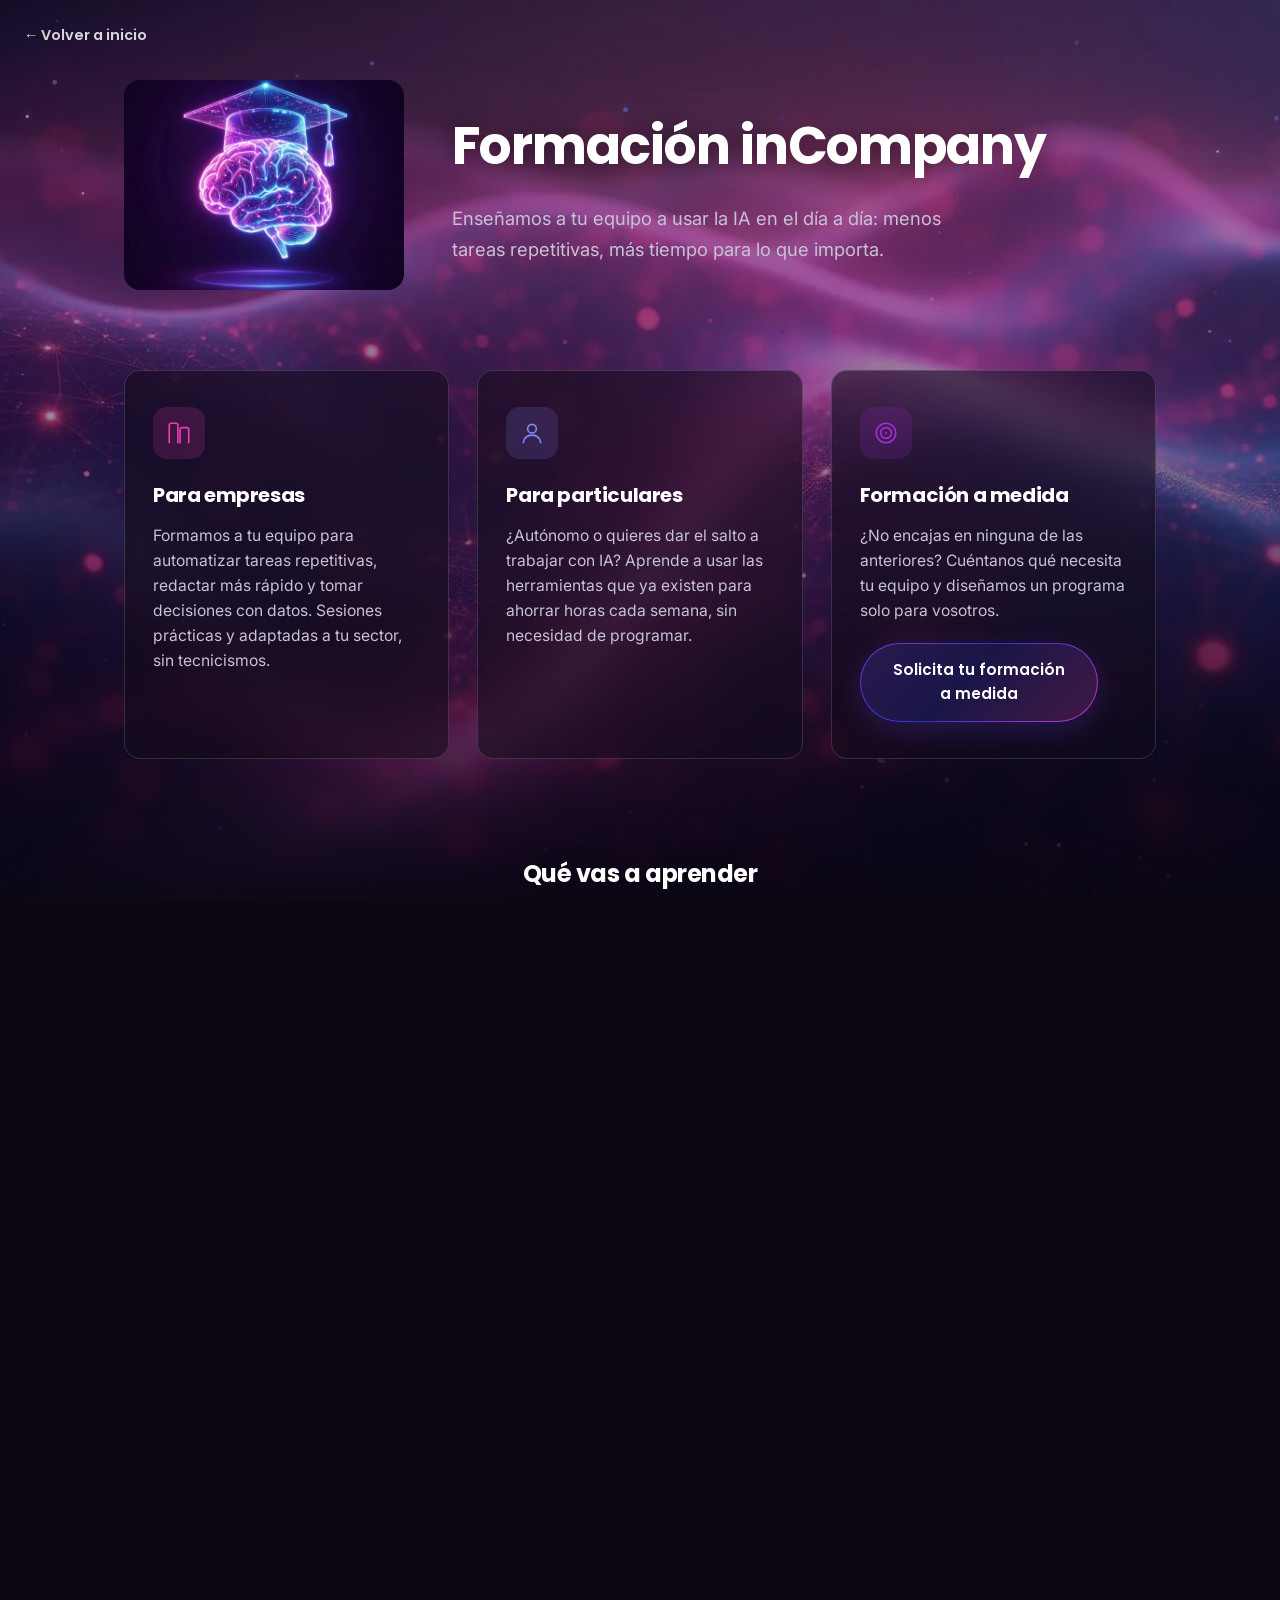
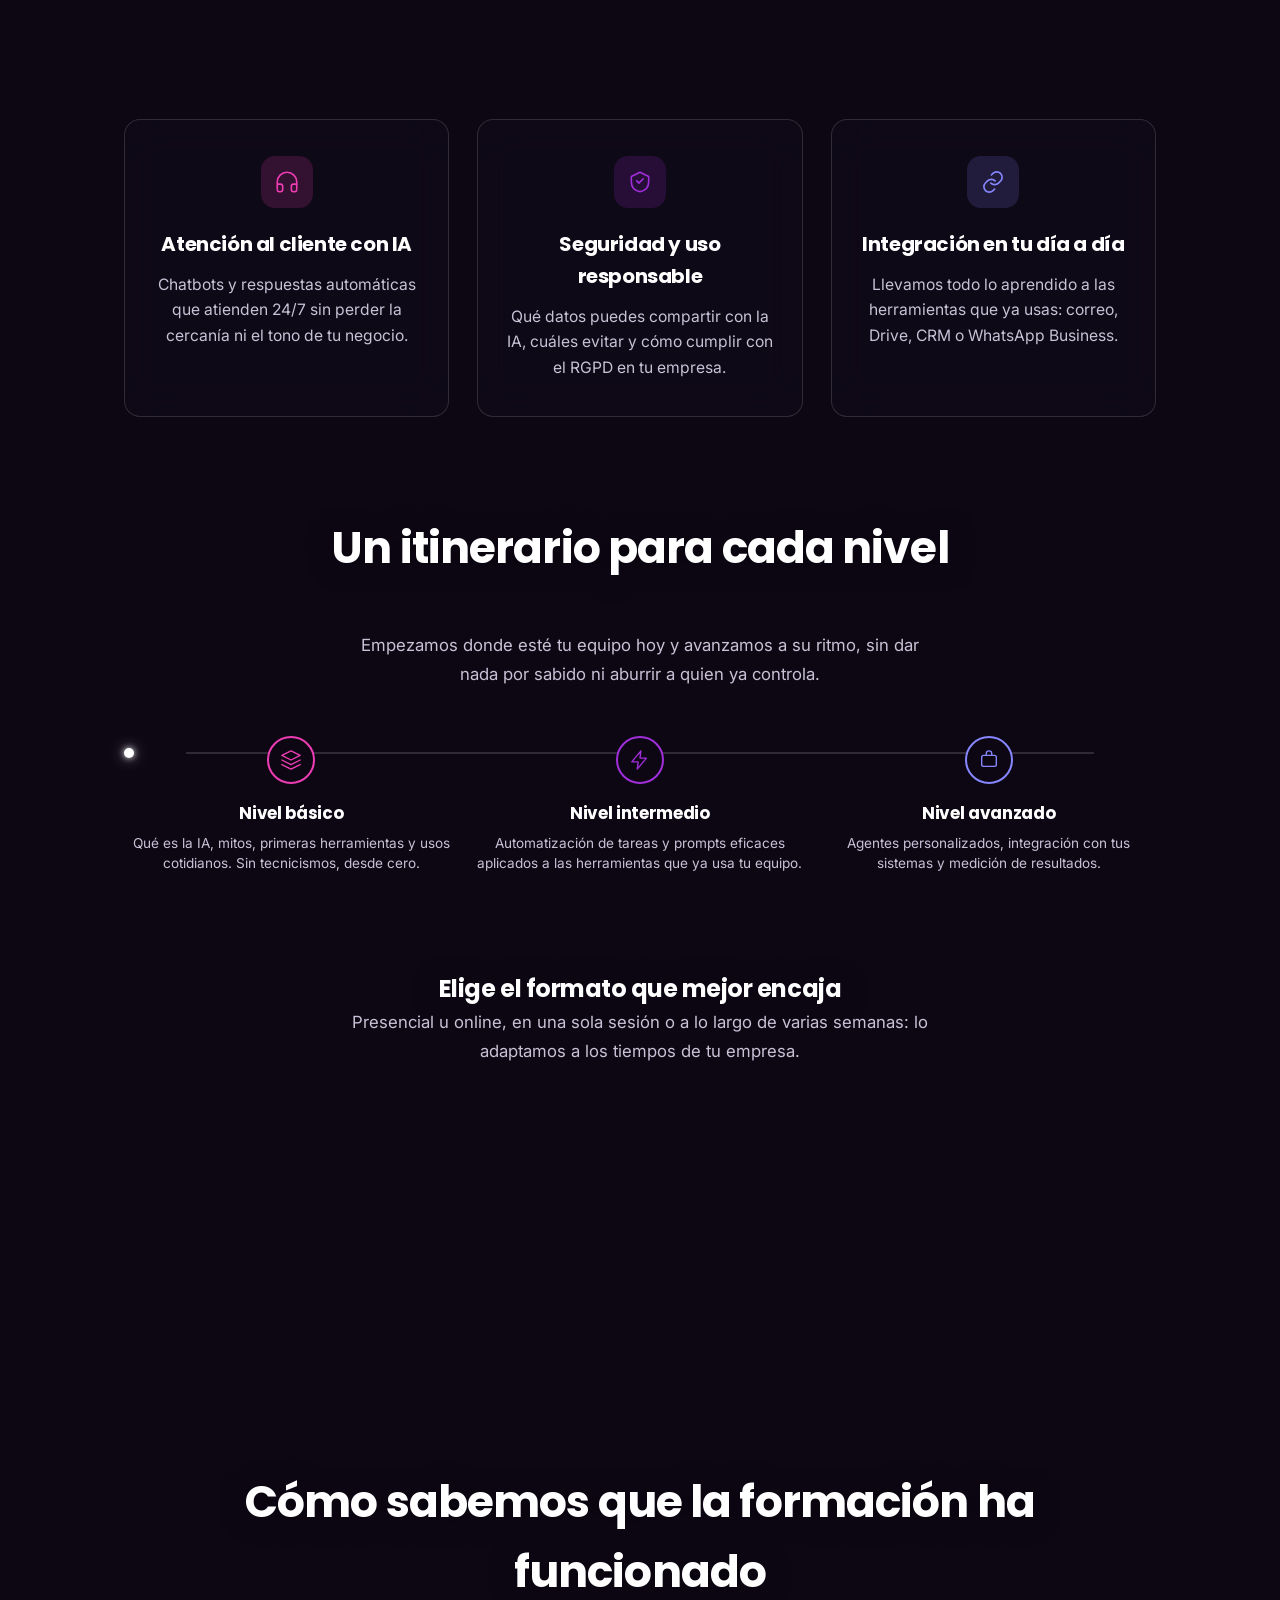
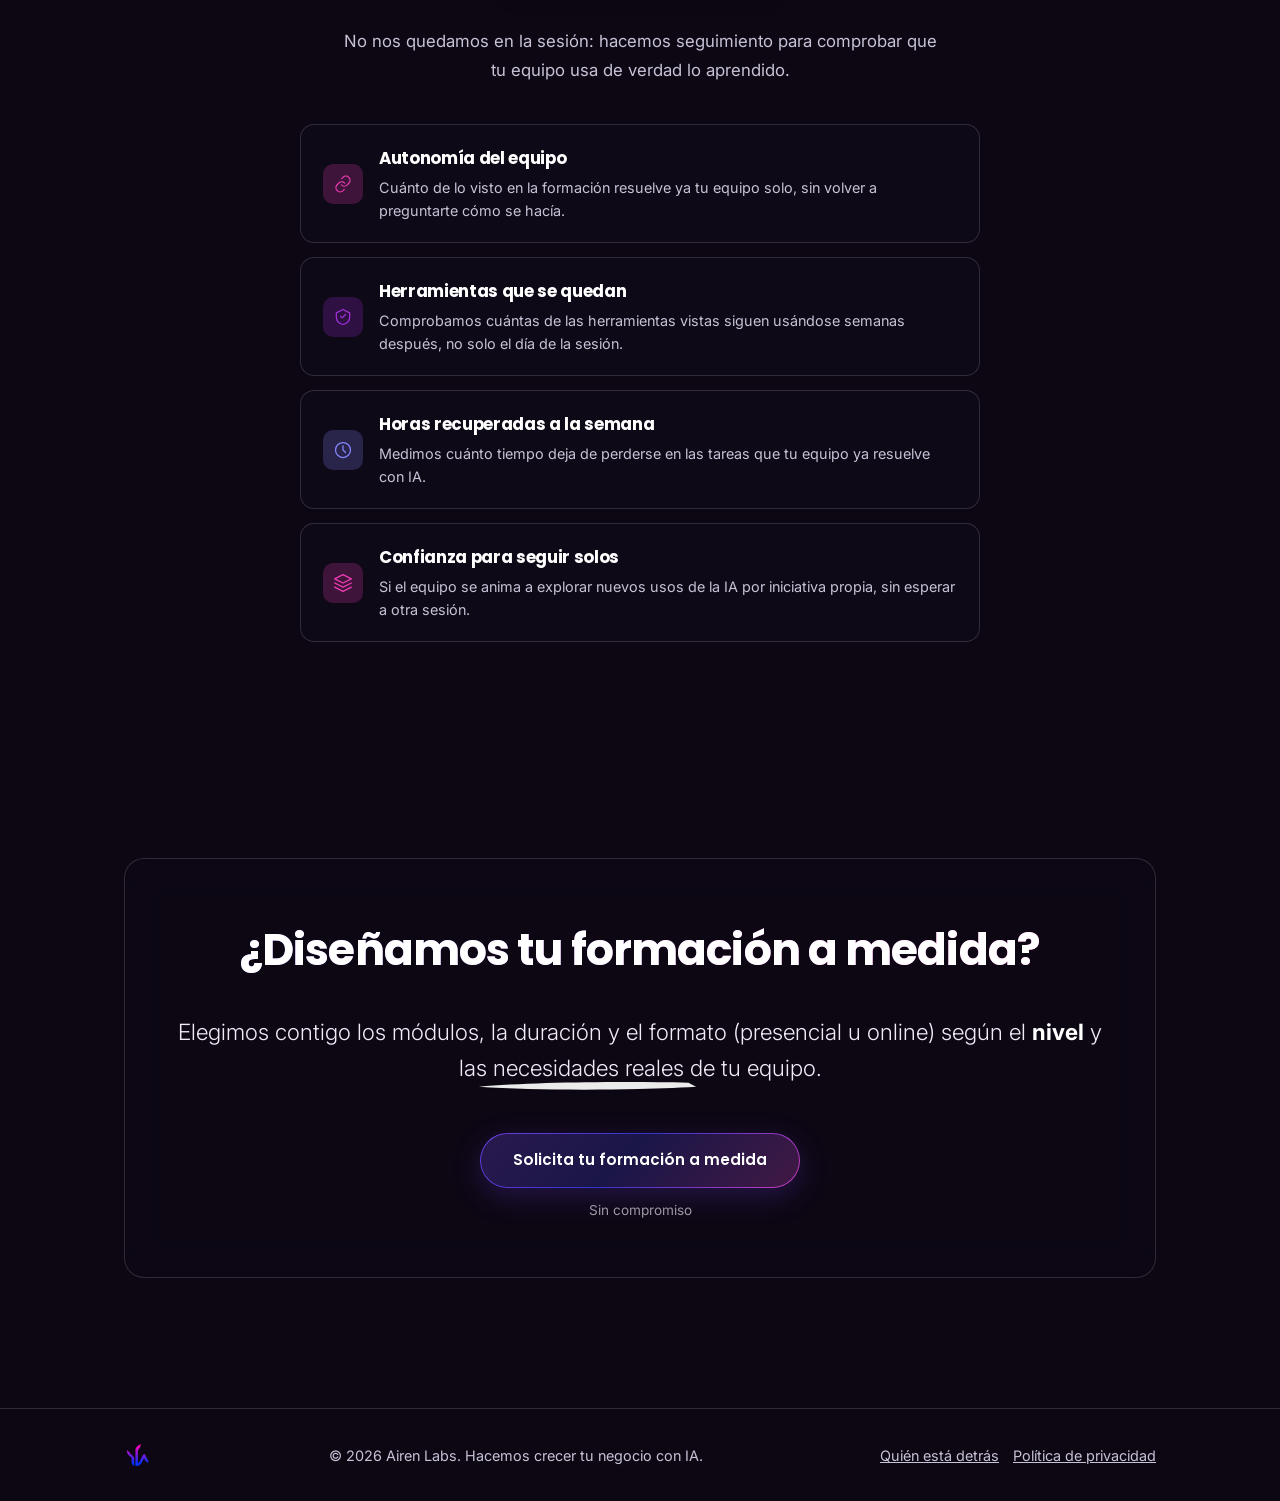
<file: formacion.html>
<!DOCTYPE html>
<html lang="es">
<head>
<meta charset="UTF-8">
<meta name="viewport" content="width=device-width, initial-scale=1.0">
<title>Formación inCompany — Airen Labs</title>
<meta name="description" content="Enseñamos a tu equipo a usar la IA en el día a día: menos tareas repetitivas, más tiempo para lo que importa.">
<link rel="canonical" href="https://www.airen-labs.com/formacion.html">
<meta property="og:type" content="website">
<meta property="og:locale" content="es_ES">
<meta property="og:site_name" content="Airen Labs">
<meta property="og:url" content="https://www.airen-labs.com/formacion.html">
<meta property="og:title" content="Formación inCompany — Airen Labs">
<meta property="og:description" content="Enseñamos a tu equipo a usar la IA en el día a día: menos tareas repetitivas, más tiempo para lo que importa.">
<meta property="og:image" content="https://www.airen-labs.com/imagenes%20web/service-formacion.jpg">
<meta name="twitter:card" content="summary_large_image">
<meta name="twitter:title" content="Formación inCompany — Airen Labs">
<meta name="twitter:description" content="Enseñamos a tu equipo a usar la IA en el día a día: menos tareas repetitivas, más tiempo para lo que importa.">
<meta name="twitter:image" content="https://www.airen-labs.com/imagenes%20web/service-formacion.jpg">
<link rel="icon" type="image/svg+xml" href="imagenes%20web/logo.svg">
<link rel="alternate icon" type="image/png" sizes="32x32" href="imagenes%20web/favicon-32.png">
<link rel="alternate icon" type="image/png" sizes="48x48" href="imagenes%20web/favicon-48.png">
<link rel="alternate icon" type="image/png" sizes="512x512" href="imagenes%20web/favicon-512.png">
<link rel="apple-touch-icon" sizes="180x180" href="imagenes%20web/apple-touch-icon.png">
<link rel="preconnect" href="https://fonts.googleapis.com">
<link rel="preconnect" href="https://fonts.gstatic.com" crossorigin>
<link rel="stylesheet" href="styles.css">
<link rel="preload" as="style" href="https://fonts.googleapis.com/css2?family=Poppins:wght@600;700;800&family=Inter:wght@400;500;600&display=swap" onload="this.onload=null;this.rel='stylesheet'">
<noscript><link rel="stylesheet" href="https://fonts.googleapis.com/css2?family=Poppins:wght@600;700;800&family=Inter:wght@400;500;600&display=swap"></noscript>
<script async src="https://www.googletagmanager.com/gtm.js?id=G-SX6KW8X8PZ"></script>
<script>
  window.dataLayer = window.dataLayer || [];
  function gtag(){dataLayer.push(arguments);}
  gtag('js', new Date());
</script>
</head>
<body>

<div class="bg-scene" aria-hidden="true">
  <div class="wave wave--1"></div>
  <div class="wave wave--2"></div>
  <div class="wave wave--3"></div>
  <canvas id="stars"></canvas>
  <div class="bg-fade"></div>
</div>

<a href="index.html" class="back-link">← Volver a inicio</a>

<section class="page-hero">
  <div class="container reveal">
    <div class="page-hero__grid">
      <div class="page-hero__media"><img src="imagenes%20web/service-formacion.webp" alt="Formación inCompany"></div>
      <div class="page-hero__text">
        <h1 class="heading-solid">Formación inCompany</h1>
        <p class="page-hero__lead">Enseñamos a tu equipo a usar la IA en el día a día: menos tareas repetitivas, más tiempo para lo que importa.</p>
      </div>
    </div>
  </div>
</section>

<section class="training">
  <div class="container">
    <div class="cards">
      <article class="card reveal">
        <span class="card__icon" style="--icon-color:var(--primary)">
          <svg viewBox="0 0 24 24" fill="none" stroke="currentColor" stroke-width="1.5"><path d="M3 21V5a2 2 0 0 1 2-2h4a2 2 0 0 1 2 2v16M13 21V9a2 2 0 0 1 2-2h4a2 2 0 0 1 2 2v12" stroke-linecap="round" stroke-linejoin="round"/></svg>
        </span>
        <h3>Para empresas</h3>
        <p>Formamos a tu equipo para automatizar tareas repetitivas, redactar más rápido y tomar decisiones con datos. Sesiones prácticas y adaptadas a tu sector, sin tecnicismos.</p>
      </article>
      <article class="card reveal">
        <span class="card__icon" style="--icon-color:var(--secondary-text)">
          <svg viewBox="0 0 24 24" fill="none" stroke="currentColor" stroke-width="1.5"><circle cx="12" cy="8" r="4"/><path d="M4 21c0-4 3.5-7 8-7s8 3 8 7" stroke-linecap="round"/></svg>
        </span>
        <h3>Para particulares</h3>
        <p>¿Autónomo o quieres dar el salto a trabajar con IA? Aprende a usar las herramientas que ya existen para ahorrar horas cada semana, sin necesidad de programar.</p>
      </article>
      <article class="card reveal" style="display:flex;flex-direction:column">
        <span class="card__icon" style="--icon-color:var(--accent)">
          <svg viewBox="0 0 24 24" fill="none" stroke="currentColor" stroke-width="1.5"><circle cx="12" cy="12" r="9"/><circle cx="12" cy="12" r="5"/><circle cx="12" cy="12" r="1" fill="currentColor" stroke="none"/></svg>
        </span>
        <h3>Formación a medida</h3>
        <p style="flex:1">¿No encajas en ninguna de las anteriores? Cuéntanos qué necesita tu equipo y diseñamos un programa solo para vosotros.</p>
        <a href="/solicitud-formacion/" class="btn btn--primary" style="margin-top:1.25rem;align-self:flex-start;text-align:center">Solicita tu formación<br>a medida</a>
      </article>
    </div>
  </div>
</section>

<section class="programa">
  <div class="container">
    <h2 class="center reveal heading-solid">Qué vas a aprender</h2>
    <p class="resources__intro reveal">Un temario práctico, pensado para aplicarse desde la primera sesión. Adaptamos el orden y la profundidad de cada módulo al nivel y al sector de tu equipo.</p>
    <div class="cards">
      <article class="card reveal">
        <span class="card__icon" style="--icon-color:var(--primary)">
          <svg viewBox="0 0 24 24" fill="none" stroke="currentColor" stroke-width="1.5"><path d="M13 2 3 14h7l-1 8 10-12h-7l1-8Z" stroke-linecap="round" stroke-linejoin="round"/></svg>
        </span>
        <h3>Automatización de procesos</h3>
        <p>Conecta el correo, las hojas de cálculo y tus herramientas de siempre para que las tareas repetitivas se hagan solas.</p>
      </article>
      <article class="card reveal">
        <span class="card__icon" style="--icon-color:var(--accent)">
          <svg viewBox="0 0 24 24" fill="none" stroke="currentColor" stroke-width="1.5"><rect x="4" y="7" width="16" height="12" rx="2"/><path d="M9 7V5a3 3 0 0 1 6 0v2M9 13h.01M15 13h.01" stroke-linecap="round" stroke-linejoin="round"/></svg>
        </span>
        <h3>Creación de agentes propios</h3>
        <p>Diseña asistentes de IA a medida que responden, filtran correos o preparan documentos sin que nadie tenga que pedírselo.</p>
      </article>
      <article class="card reveal">
        <span class="card__icon" style="--icon-color:var(--secondary-text)">
          <svg viewBox="0 0 24 24" fill="none" stroke="currentColor" stroke-width="1.5"><path d="M8 9h8M8 13h5M21 12c0 4.5-4 8-9 8-1.4 0-2.7-.3-3.9-.8L3 20l1-4.3C3.4 14.4 3 13.3 3 12c0-4.5 4-8 9-8s9 3.5 9 8Z" stroke-linecap="round" stroke-linejoin="round"/></svg>
        </span>
        <h3>Ingeniería de prompts</h3>
        <p>Aprende a dar instrucciones claras a la IA para obtener siempre la respuesta que necesitas, a la primera.</p>
      </article>
      <article class="card reveal">
        <span class="card__icon" style="--icon-color:var(--primary)">
          <svg viewBox="0 0 24 24" fill="none" stroke="currentColor" stroke-width="1.5"><path d="M12 2v4M12 18v4M4.9 4.9l2.8 2.8M16.3 16.3l2.8 2.8M2 12h4M18 12h4M4.9 19.1l2.8-2.8M16.3 7.7l2.8-2.8"/></svg>
        </span>
        <h3>Fundamentos de IA generativa</h3>
        <p>Qué es, qué no es y qué herramienta (ChatGPT, Claude, Gemini...) conviene usar en cada tarea del día a día.</p>
      </article>
      <article class="card reveal">
        <span class="card__icon" style="--icon-color:var(--accent)">
          <svg viewBox="0 0 24 24" fill="none" stroke="currentColor" stroke-width="1.5"><path d="M12 20h9M16.5 3.5a2.1 2.1 0 1 1 3 3L7 19l-4 1 1-4Z" stroke-linecap="round" stroke-linejoin="round"/></svg>
        </span>
        <h3>Marketing y contenido con IA</h3>
        <p>Genera textos, imágenes y publicaciones para redes sociales en minutos, manteniendo el tono de tu marca.</p>
      </article>
      <article class="card reveal">
        <span class="card__icon" style="--icon-color:var(--secondary-text)">
          <svg viewBox="0 0 24 24" fill="none" stroke="currentColor" stroke-width="1.5"><path d="M3 3v18h18" stroke-linecap="round"/><path d="M7 16v-5M12 16V8M17 16v-8" stroke-linecap="round"/></svg>
        </span>
        <h3>Análisis de datos</h3>
        <p>Convierte hojas de cálculo en informes, gráficos y resúmenes listos para decidir, sin fórmulas complejas.</p>
      </article>
      <article class="card reveal">
        <span class="card__icon" style="--icon-color:var(--primary)">
          <svg viewBox="0 0 24 24" fill="none" stroke="currentColor" stroke-width="1.5"><path d="M3 18v-6a9 9 0 0 1 18 0v6M21 19a2 2 0 0 1-2 2h-1a2 2 0 0 1-2-2v-3a2 2 0 0 1 2-2h3M3 19a2 2 0 0 0 2 2h1a2 2 0 0 0 2-2v-3a2 2 0 0 0-2-2H3" stroke-linecap="round" stroke-linejoin="round"/></svg>
        </span>
        <h3>Atención al cliente con IA</h3>
        <p>Chatbots y respuestas automáticas que atienden 24/7 sin perder la cercanía ni el tono de tu negocio.</p>
      </article>
      <article class="card reveal">
        <span class="card__icon" style="--icon-color:var(--accent)">
          <svg viewBox="0 0 24 24" fill="none" stroke="currentColor" stroke-width="1.5"><path d="M9 11l2 2 4-4M12 3l8 4v5c0 5-3.5 8-8 9-4.5-1-8-4-8-9V7l8-4Z" stroke-linecap="round" stroke-linejoin="round"/></svg>
        </span>
        <h3>Seguridad y uso responsable</h3>
        <p>Qué datos puedes compartir con la IA, cuáles evitar y cómo cumplir con el RGPD en tu empresa.</p>
      </article>
      <article class="card reveal">
        <span class="card__icon" style="--icon-color:var(--secondary-text)">
          <svg viewBox="0 0 24 24" fill="none" stroke="currentColor" stroke-width="1.5"><path d="M10 13a5 5 0 0 0 7.07 0l1.93-1.93a5 5 0 0 0-7.07-7.07L10.5 5.5" stroke-linecap="round" stroke-linejoin="round"/><path d="M14 11a5 5 0 0 0-7.07 0l-1.93 1.93a5 5 0 0 0 7.07 7.07L13.5 18.5" stroke-linecap="round" stroke-linejoin="round"/></svg>
        </span>
        <h3>Integración en tu día a día</h3>
        <p>Llevamos todo lo aprendido a las herramientas que ya usas: correo, Drive, CRM o WhatsApp Business.</p>
      </article>
    </div>
  </div>
</section>

<section class="diagram">
  <div class="container reveal">
    <h2 class="center heading-solid">Un itinerario para cada nivel</h2>
    <p class="resources__intro">Empezamos donde esté tu equipo hoy y avanzamos a su ritmo, sin dar nada por sabido ni aburrir a quien ya controla.</p>
    <div class="diagram__flow">
      <div class="diagram__hline"></div>
      <div class="diagram__beam"></div>
      <div class="diagram__steps" style="grid-template-columns:repeat(3,1fr)">
        <div class="step" style="--step-color:var(--primary)">
          <div class="step__node">
            <svg viewBox="0 0 24 24" fill="none" stroke="currentColor" stroke-width="1.5"><path d="M12 2 2 7l10 5 10-5-10-5Z" stroke-linecap="round" stroke-linejoin="round"/><path d="M2 17l10 5 10-5M2 12l10 5 10-5" stroke-linecap="round" stroke-linejoin="round"/></svg>
          </div>
          <h3>Nivel básico</h3>
          <p>Qué es la IA, mitos, primeras herramientas y usos cotidianos. Sin tecnicismos, desde cero.</p>
        </div>
        <div class="step" style="--step-color:var(--accent)">
          <div class="step__node">
            <svg viewBox="0 0 24 24" fill="none" stroke="currentColor" stroke-width="1.5"><path d="M13 2 3 14h7l-1 8 10-12h-7l1-8Z" stroke-linecap="round" stroke-linejoin="round"/></svg>
          </div>
          <h3>Nivel intermedio</h3>
          <p>Automatización de tareas y prompts eficaces aplicados a las herramientas que ya usa tu equipo.</p>
        </div>
        <div class="step" style="--step-color:var(--secondary-text)">
          <div class="step__node">
            <svg viewBox="0 0 24 24" fill="none" stroke="currentColor" stroke-width="1.5"><rect x="4" y="7" width="16" height="12" rx="2"/><path d="M9 7V5a3 3 0 0 1 6 0v2" stroke-linecap="round" stroke-linejoin="round"/></svg>
          </div>
          <h3>Nivel avanzado</h3>
          <p>Agentes personalizados, integración con tus sistemas y medición de resultados.</p>
        </div>
      </div>
    </div>
  </div>
</section>

<section class="training">
  <div class="container">
    <h2 class="center reveal heading-solid">Elige el formato que mejor encaja</h2>
    <p class="resources__intro reveal">Presencial u online, en una sola sesión o a lo largo de varias semanas: lo adaptamos a los tiempos de tu empresa.</p>
    <div class="cards">
      <article class="card reveal">
        <span class="card__icon" style="--icon-color:var(--primary)">
          <svg viewBox="0 0 24 24" fill="none" stroke="currentColor" stroke-width="1.5"><circle cx="12" cy="12" r="9"/><path d="M12 7v5l3 3" stroke-linecap="round" stroke-linejoin="round"/></svg>
        </span>
        <h3>Taller puntual</h3>
        <p>Una sesión intensiva de 3-4 horas para dar el primer paso con casos prácticos de tu propio negocio.</p>
      </article>
      <article class="card reveal">
        <span class="card__icon" style="--icon-color:var(--accent)">
          <svg viewBox="0 0 24 24" fill="none" stroke="currentColor" stroke-width="1.5"><rect x="3" y="4" width="18" height="17" rx="2"/><path d="M3 9h18M8 2v4M16 2v4" stroke-linecap="round" stroke-linejoin="round"/><path d="m8.5 14 2 2 4-4" stroke-linecap="round" stroke-linejoin="round"/></svg>
        </span>
        <h3>Programa continuado</h3>
        <p>Sesiones semanales o quincenales para ir incorporando la IA poco a poco, con seguimiento entre clases.</p>
      </article>
      <article class="card reveal">
        <span class="card__icon" style="--icon-color:var(--secondary-text)">
          <svg viewBox="0 0 24 24" fill="none" stroke="currentColor" stroke-width="1.5"><circle cx="12" cy="8" r="4"/><path d="M4 21c0-4 3.5-7 8-7s8 3 8 7" stroke-linecap="round"/></svg>
        </span>
        <h3>Mentoring 1:1</h3>
        <p>Acompañamiento individual para puestos clave: dirección, administración o atención al cliente.</p>
      </article>
    </div>
  </div>
</section>

<section class="resources">
  <div class="container reveal">
    <h2 class="center heading-solid">Cómo sabemos que la formación ha funcionado</h2>
    <p class="resources__intro">No nos quedamos en la sesión: hacemos seguimiento para comprobar que tu equipo usa de verdad lo aprendido.</p>
    <div class="resources__list">
      <div class="resource">
        <span class="resource__icon" style="--icon-color:var(--primary)">
          <svg viewBox="0 0 24 24" fill="none" stroke="currentColor" stroke-width="1.5"><path d="M10 13a5 5 0 0 0 7.07 0l1.93-1.93a5 5 0 0 0-7.07-7.07L10.5 5.5" stroke-linecap="round" stroke-linejoin="round"/><path d="M14 11a5 5 0 0 0-7.07 0l-1.93 1.93a5 5 0 0 0 7.07 7.07L13.5 18.5" stroke-linecap="round" stroke-linejoin="round"/></svg>
        </span>
        <span class="resource__body">
          <h3>Autonomía del equipo</h3>
          <p>Cuánto de lo visto en la formación resuelve ya tu equipo solo, sin volver a preguntarte cómo se hacía.</p>
        </span>
      </div>
      <div class="resource">
        <span class="resource__icon" style="--icon-color:var(--accent)">
          <svg viewBox="0 0 24 24" fill="none" stroke="currentColor" stroke-width="1.5"><path d="M9 11l2 2 4-4M12 3l8 4v5c0 5-3.5 8-8 9-4.5-1-8-4-8-9V7l8-4Z" stroke-linecap="round" stroke-linejoin="round"/></svg>
        </span>
        <span class="resource__body">
          <h3>Herramientas que se quedan</h3>
          <p>Comprobamos cuántas de las herramientas vistas siguen usándose semanas después, no solo el día de la sesión.</p>
        </span>
      </div>
      <div class="resource">
        <span class="resource__icon" style="--icon-color:var(--secondary-text)">
          <svg viewBox="0 0 24 24" fill="none" stroke="currentColor" stroke-width="1.5"><circle cx="12" cy="12" r="9"/><path d="M12 7v5l3 3" stroke-linecap="round" stroke-linejoin="round"/></svg>
        </span>
        <span class="resource__body">
          <h3>Horas recuperadas a la semana</h3>
          <p>Medimos cuánto tiempo deja de perderse en las tareas que tu equipo ya resuelve con IA.</p>
        </span>
      </div>
      <div class="resource">
        <span class="resource__icon" style="--icon-color:var(--primary)">
          <svg viewBox="0 0 24 24" fill="none" stroke="currentColor" stroke-width="1.5"><path d="M12 2 2 7l10 5 10-5-10-5Z" stroke-linecap="round" stroke-linejoin="round"/><path d="M2 17l10 5 10-5M2 12l10 5 10-5" stroke-linecap="round" stroke-linejoin="round"/></svg>
        </span>
        <span class="resource__body">
          <h3>Confianza para seguir solos</h3>
          <p>Si el equipo se anima a explorar nuevos usos de la IA por iniciativa propia, sin esperar a otra sesión.</p>
        </span>
      </div>
    </div>
  </div>
</section>

<section class="cta">
  <div class="container reveal">
   <div class="cta__card">
    <h2 class="gradient-text center">¿Diseñamos tu formación a medida?</h2>
    <p class="cta__subtitle">Elegimos contigo los módulos, la duración y el formato (presencial u online) según el <strong>nivel</strong> y las <span class="marker-underline">necesidades reales</span> de tu equipo.</p>
    <a href="/solicitud-formacion/" class="btn btn--primary">Solicita tu formación a medida</a>
    <p class="cta__note">Sin compromiso</p>
   </div>
  </div>
</section>

<footer class="footer">
  <div class="footer__inner">
    <img src="imagenes%20web/logo.svg" alt="Airen Labs" class="footer__logo">
    <p>© 2026 Airen Labs. Hacemos crecer tu negocio con IA.</p>
    <nav class="footer__links"><a href="quien-esta-detras.html">Quién está detrás</a><a href="/privacidad">Política de privacidad</a></nav>
  </div>
</footer>

<script src="script.js"></script>
</body>
</html>
</file>
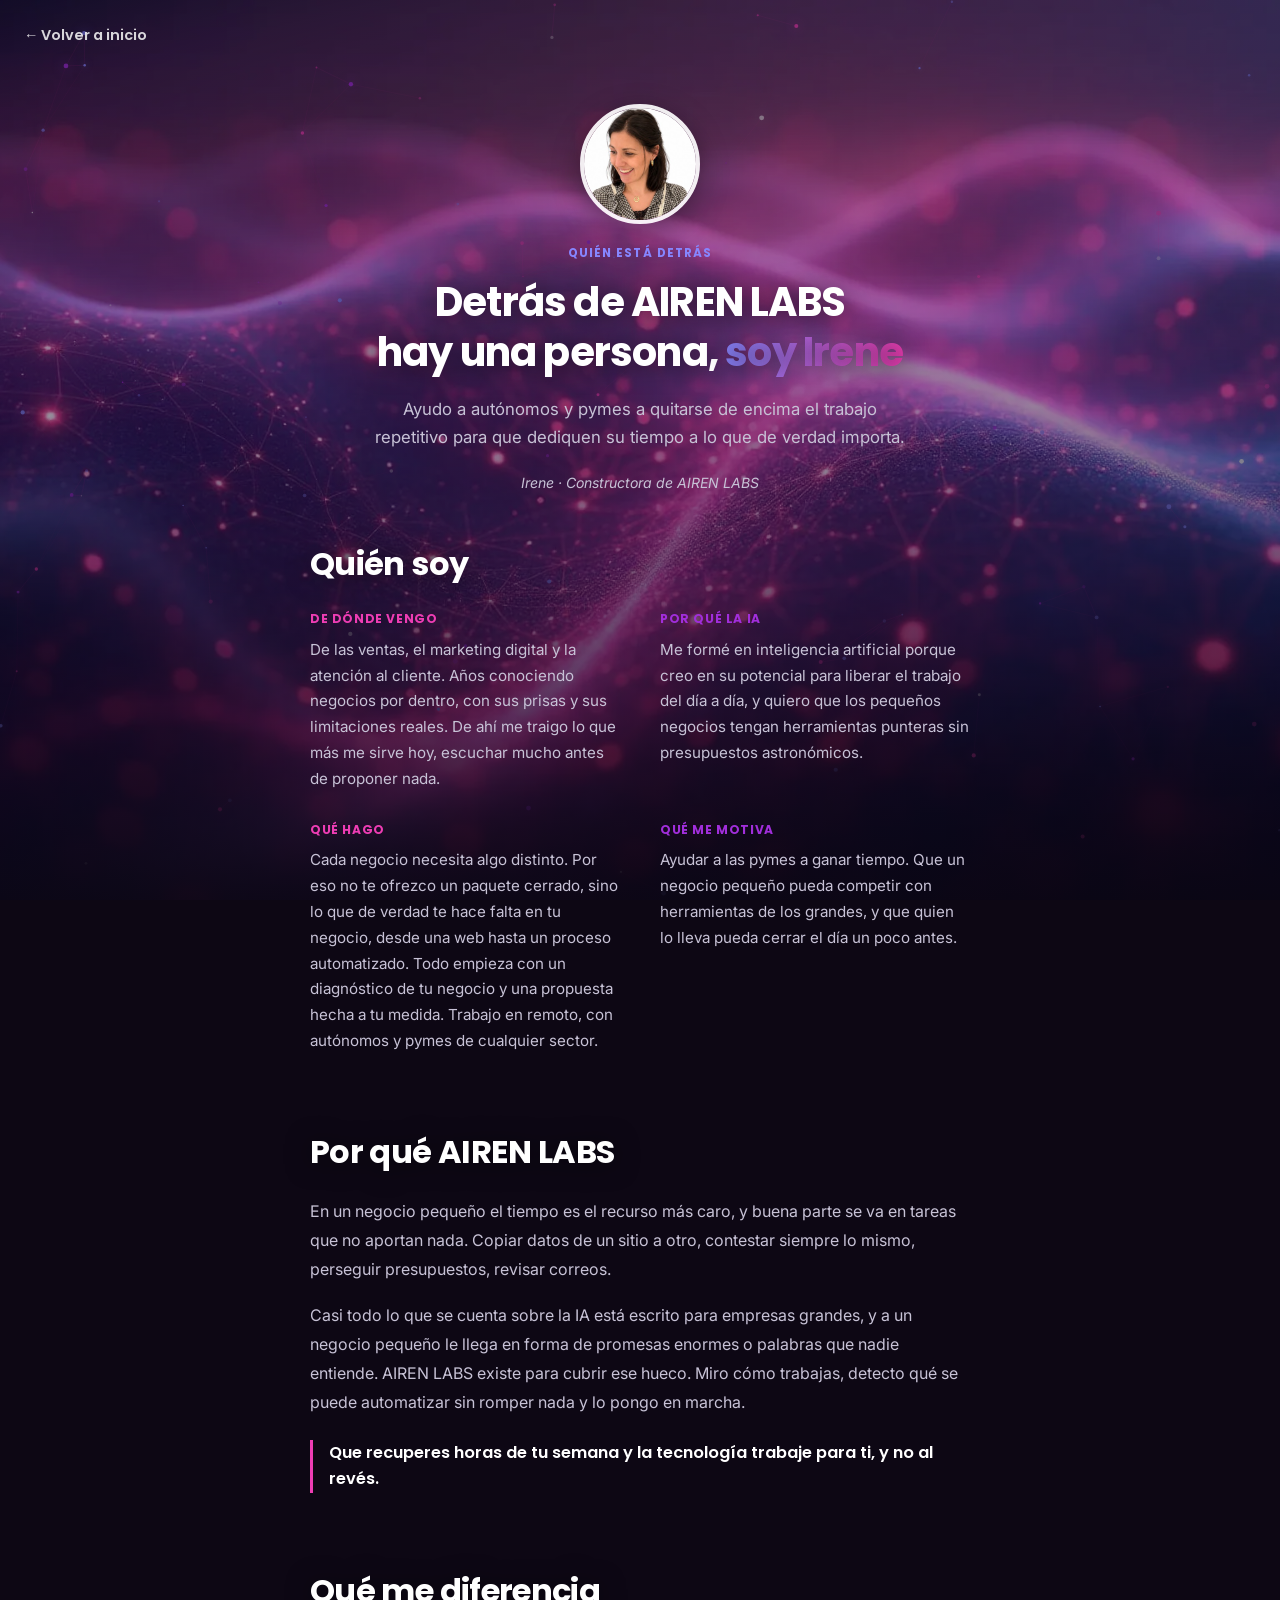
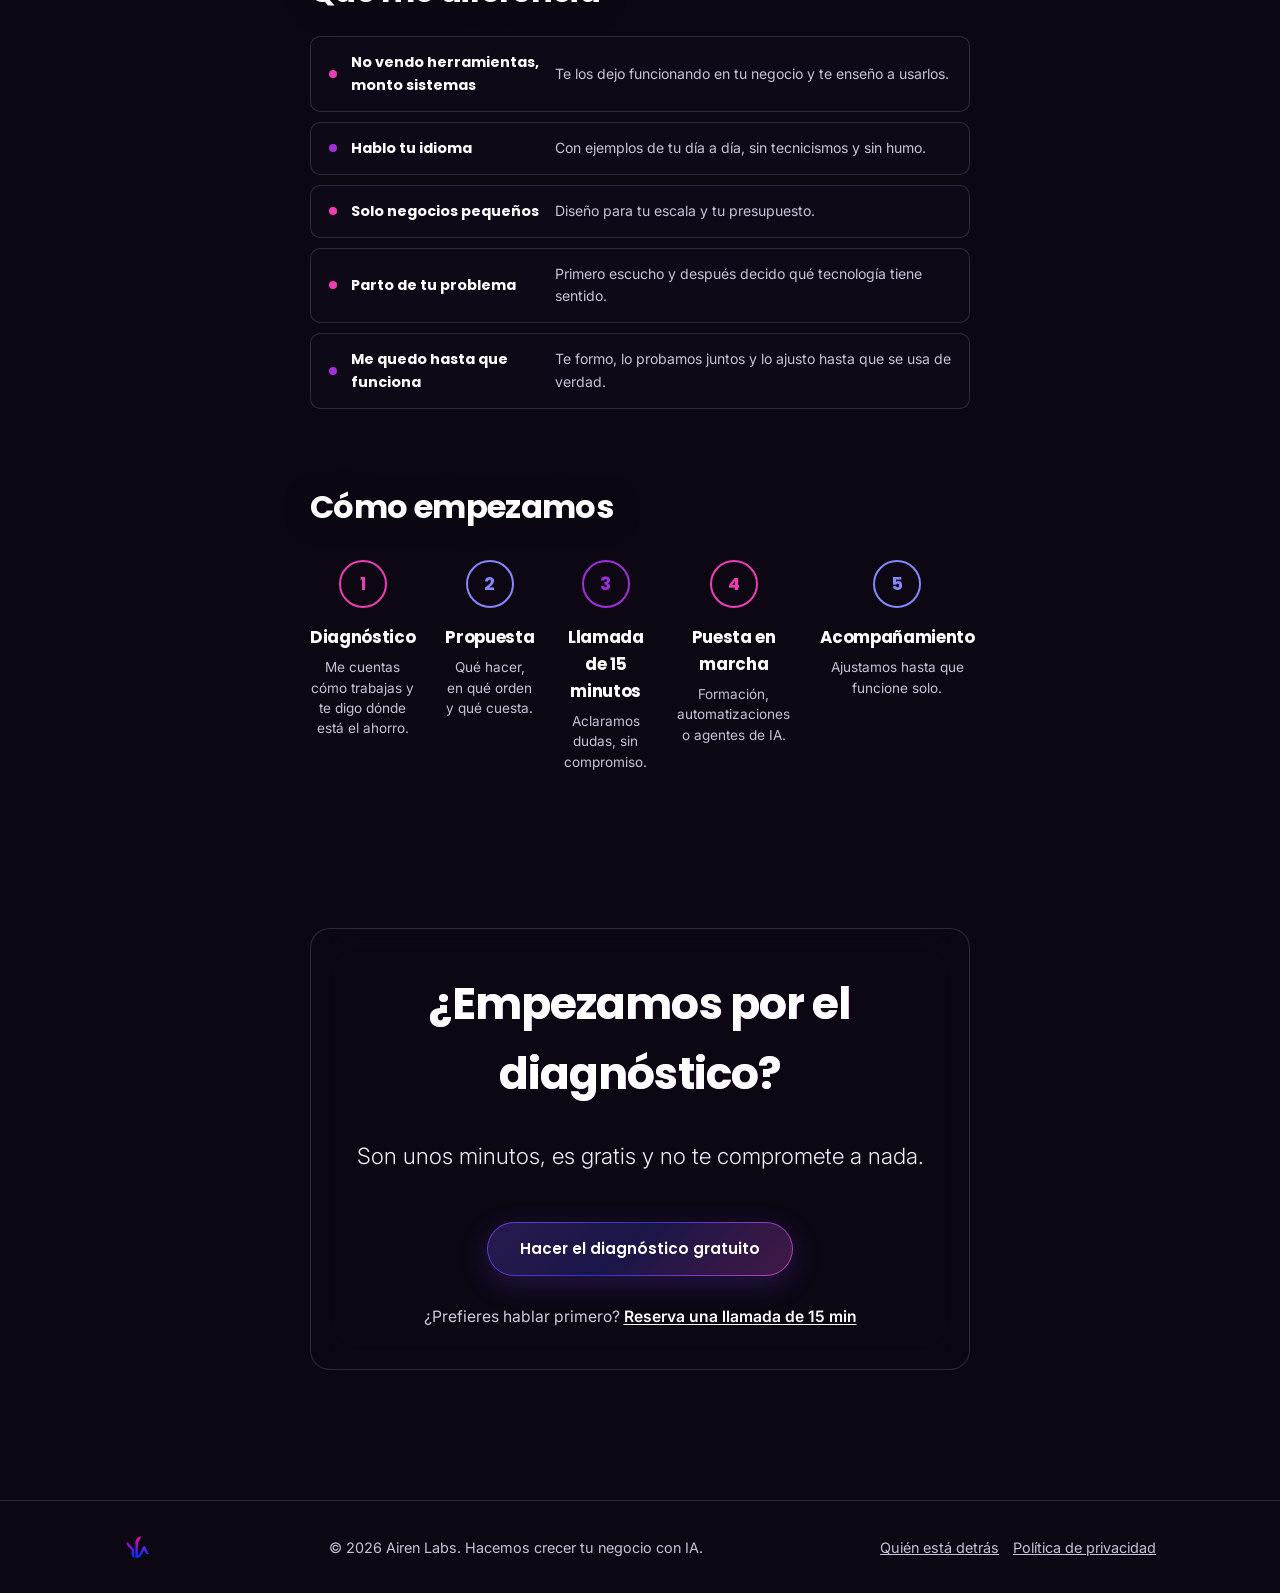
<file: quien-esta-detras.html>
<!DOCTYPE html>
<html lang="es">
<head>
<meta charset="UTF-8">
<meta name="viewport" content="width=device-width, initial-scale=1.0">
<title>Quién está detrás — Airen Labs</title>
<meta name="description" content="Detrás de AIREN LABS hay una persona: soy Irene. Ayudo a autónomos y pymes a quitarse de encima el trabajo repetitivo para dedicar su tiempo a lo que de verdad importa.">
<link rel="canonical" href="https://www.airen-labs.com/quien-esta-detras.html">
<meta property="og:type" content="website">
<meta property="og:locale" content="es_ES">
<meta property="og:site_name" content="Airen Labs">
<meta property="og:url" content="https://www.airen-labs.com/quien-esta-detras.html">
<meta property="og:title" content="Quién está detrás — Airen Labs">
<meta property="og:description" content="Detrás de AIREN LABS hay una persona: soy Irene.">
<meta property="og:image" content="https://www.airen-labs.com/imagenes%20web/irene-fundadora.jpg">
<meta name="twitter:card" content="summary_large_image">
<meta name="twitter:title" content="Quién está detrás — Airen Labs">
<meta name="twitter:description" content="Detrás de AIREN LABS hay una persona: soy Irene.">
<meta name="twitter:image" content="https://www.airen-labs.com/imagenes%20web/irene-fundadora.jpg">
<link rel="icon" type="image/svg+xml" href="imagenes%20web/logo.svg">
<link rel="alternate icon" type="image/png" sizes="32x32" href="imagenes%20web/favicon-32.png">
<link rel="alternate icon" type="image/png" sizes="48x48" href="imagenes%20web/favicon-48.png">
<link rel="alternate icon" type="image/png" sizes="512x512" href="imagenes%20web/favicon-512.png">
<link rel="apple-touch-icon" sizes="180x180" href="imagenes%20web/apple-touch-icon.png">
<link rel="preconnect" href="https://fonts.googleapis.com">
<link rel="preconnect" href="https://fonts.gstatic.com" crossorigin>
<link rel="stylesheet" href="styles.css">
<link rel="preload" as="style" href="https://fonts.googleapis.com/css2?family=Poppins:wght@600;700;800&family=Inter:wght@400;500;600&display=swap" onload="this.onload=null;this.rel='stylesheet'">
<noscript><link rel="stylesheet" href="https://fonts.googleapis.com/css2?family=Poppins:wght@600;700;800&family=Inter:wght@400;500;600&display=swap"></noscript>
<script async src="https://www.googletagmanager.com/gtm.js?id=G-SX6KW8X8PZ"></script>
<script>
  window.dataLayer = window.dataLayer || [];
  function gtag(){dataLayer.push(arguments);}
  gtag('js', new Date());
</script>
</head>
<body class="page-about">

<div class="bg-scene" aria-hidden="true">
  <div class="wave wave--1"></div>
  <div class="wave wave--2"></div>
  <div class="wave wave--3"></div>
  <canvas id="stars"></canvas>
  <div class="bg-fade"></div>
</div>

<a href="index.html" class="back-link">← Volver a inicio</a>

<section class="about-hero">
  <div class="container reveal">
    <div class="about-hero__avatar">
      <img src="imagenes%20web/irene-avatar.jpg" alt="Irene, fundadora de Airen Labs">
    </div>
    <span class="about-hero__eyebrow">Quién está detrás</span>
    <div class="about-hero__text">
      <h1 class="heading-solid">Detrás de AIREN LABS<br>hay una persona, <span class="gradient-text">soy Irene</span></h1>
    </div>
    <p class="about-hero__lead">Ayudo a autónomos y pymes a quitarse de encima el trabajo repetitivo para que dediquen su tiempo a lo que de verdad importa.</p>
    <p class="about-hero__sig">Irene · Constructora de AIREN LABS</p>
  </div>
</section>

<section class="about-section">
  <div class="container reveal">
    <div class="about-narrow">
      <h2 class="heading-solid">Quién soy</h2>
      <div class="about-grid2">
        <div class="about-grid2__item">
          <span class="about-grid2__label" style="color:var(--primary)">De dónde vengo</span>
          <p>De las ventas, el marketing digital y la atención al cliente. Años conociendo negocios por dentro, con sus prisas y sus limitaciones reales. De ahí me traigo lo que más me sirve hoy, escuchar mucho antes de proponer nada.</p>
        </div>
        <div class="about-grid2__item">
          <span class="about-grid2__label" style="color:var(--accent)">Por qué la IA</span>
          <p>Me formé en inteligencia artificial porque creo en su potencial para liberar el trabajo del día a día, y quiero que los pequeños negocios tengan herramientas punteras sin presupuestos astronómicos.</p>
        </div>
        <div class="about-grid2__item">
          <span class="about-grid2__label" style="color:var(--primary)">Qué hago</span>
          <p>Cada negocio necesita algo distinto. Por eso no te ofrezco un paquete cerrado, sino lo que de verdad te hace falta en tu negocio, desde una web hasta un proceso automatizado. Todo empieza con un diagnóstico de tu negocio y una propuesta hecha a tu medida. Trabajo en remoto, con autónomos y pymes de cualquier sector.</p>
        </div>
        <div class="about-grid2__item">
          <span class="about-grid2__label" style="color:var(--accent)">Qué me motiva</span>
          <p>Ayudar a las pymes a ganar tiempo. Que un negocio pequeño pueda competir con herramientas de los grandes, y que quien lo lleva pueda cerrar el día un poco antes.</p>
        </div>
      </div>
    </div>
  </div>
</section>

<section class="about-section">
  <div class="container reveal">
    <div class="about-narrow">
      <h2 class="heading-solid">Por qué AIREN LABS</h2>
      <div class="about-prose">
        <p>En un negocio pequeño el tiempo es el recurso más caro, y buena parte se va en tareas que no aportan nada. Copiar datos de un sitio a otro, contestar siempre lo mismo, perseguir presupuestos, revisar correos.</p>
        <p>Casi todo lo que se cuenta sobre la IA está escrito para empresas grandes, y a un negocio pequeño le llega en forma de promesas enormes o palabras que nadie entiende. AIREN LABS existe para cubrir ese hueco. Miro cómo trabajas, detecto qué se puede automatizar sin romper nada y lo pongo en marcha.</p>
        <blockquote class="about-quote">Que recuperes horas de tu semana y la tecnología trabaje para ti, y no al revés.</blockquote>
      </div>
    </div>
  </div>
</section>

<section class="about-section">
  <div class="container reveal">
    <div class="about-narrow">
      <h2 class="heading-solid">Qué me diferencia</h2>
      <div class="diff-list">
        <div class="diff-row">
          <span class="diff-dot" style="background:var(--primary)"></span>
          <span class="diff-title">No vendo herramientas, monto sistemas</span>
          <span class="diff-desc">Te los dejo funcionando en tu negocio y te enseño a usarlos.</span>
        </div>
        <div class="diff-row">
          <span class="diff-dot" style="background:var(--accent)"></span>
          <span class="diff-title">Hablo tu idioma</span>
          <span class="diff-desc">Con ejemplos de tu día a día, sin tecnicismos y sin humo.</span>
        </div>
        <div class="diff-row">
          <span class="diff-dot" style="background:var(--primary)"></span>
          <span class="diff-title">Solo negocios pequeños</span>
          <span class="diff-desc">Diseño para tu escala y tu presupuesto.</span>
        </div>
        <div class="diff-row">
          <span class="diff-dot" style="background:var(--primary)"></span>
          <span class="diff-title">Parto de tu problema</span>
          <span class="diff-desc">Primero escucho y después decido qué tecnología tiene sentido.</span>
        </div>
        <div class="diff-row">
          <span class="diff-dot" style="background:var(--accent)"></span>
          <span class="diff-title">Me quedo hasta que funciona</span>
          <span class="diff-desc">Te formo, lo probamos juntos y lo ajusto hasta que se usa de verdad.</span>
        </div>
      </div>
    </div>
  </div>
</section>

<section class="diagram about-section">
  <div class="container reveal">
    <div class="about-narrow">
      <h2 class="heading-solid">Cómo empezamos</h2>
      <div class="diagram__flow">
        <div class="diagram__steps steps-5">
          <div class="step">
            <div class="step__node" style="--step-color:var(--primary)"><span class="step__node-num">1</span></div>
            <h3>Diagnóstico</h3>
            <p>Me cuentas cómo trabajas y te digo dónde está el ahorro.</p>
          </div>
          <div class="step">
            <div class="step__node" style="--step-color:var(--secondary-text)"><span class="step__node-num">2</span></div>
            <h3>Propuesta</h3>
            <p>Qué hacer, en qué orden y qué cuesta.</p>
          </div>
          <div class="step">
            <div class="step__node" style="--step-color:var(--accent)"><span class="step__node-num">3</span></div>
            <h3 class="step__title--sm">Llamada de 15 minutos</h3>
            <p>Aclaramos dudas, sin compromiso.</p>
          </div>
          <div class="step">
            <div class="step__node" style="--step-color:var(--primary)"><span class="step__node-num">4</span></div>
            <h3>Puesta en marcha</h3>
            <p>Formación, automatizaciones o agentes de IA.</p>
          </div>
          <div class="step">
            <div class="step__node" style="--step-color:var(--secondary-text)"><span class="step__node-num">5</span></div>
            <h3>Acompañamiento</h3>
            <p>Ajustamos hasta que funcione solo.</p>
          </div>
        </div>
      </div>
    </div>
  </div>
</section>

<section class="cta">
  <div class="container reveal">
   <div class="cta__card">
    <h2 class="gradient-text center">¿Empezamos por el diagnóstico?</h2>
    <p class="cta__subtitle">Son unos minutos, es gratis y no te compromete a nada.</p>
    <a href="/diagnostico" class="btn btn--primary">Hacer el diagnóstico gratuito</a>
    <p class="cta__email">¿Prefieres hablar primero? <a href="https://calendly.com/airenlabsia/reserva-llamada-de-15-min" target="_blank" rel="noopener">Reserva una llamada de 15 min</a></p>
   </div>
  </div>
</section>

<footer class="footer">
  <div class="footer__inner">
    <img src="imagenes%20web/logo.svg" alt="Airen Labs" class="footer__logo">
    <p>© 2026 Airen Labs. Hacemos crecer tu negocio con IA.</p>
    <nav class="footer__links"><a href="quien-esta-detras.html">Quién está detrás</a><a href="/privacidad">Política de privacidad</a></nav>
  </div>
</footer>

<script src="script.js"></script>
</body>
</html>
</file>
<file: styles.css>
:root{--background:#0d0714;--card:#1B1B22;--muted:#2E2E38;--muted-foreground:#C7C2D6;--foreground:#FAFAFA;--border:rgba(250,250,250,0.14);--primary:#EE3DB4;--secondary:#3333CC;--accent:#A12EDB;--secondary-text:#8686FF;--gradient-primary:linear-gradient(135deg,#6C3FE0,#3333CC 45%,#C93DBE);--gradient-secondary:linear-gradient(135deg,#3333CC,#A12EDB);--gradient-text:linear-gradient(95deg,#8686FF,#EE3DB4);--glass:rgba(18,12,26,0.55);--glass-strong:rgba(18,12,26,0.74);--font-heading:'Poppins',Arial,sans-serif;--font-body:'Inter',Arial,sans-serif}*{box-sizing:border-box;margin:0;padding:0}html{scroll-behavior:smooth;scroll-padding-top:88px}body{background:var(--background);color:var(--foreground);font-family:var(--font-body);line-height:1.6;-webkit-font-smoothing:antialiased;overflow-x:hidden}h1,h2,h3{font-family:var(--font-heading);font-weight:700;letter-spacing:-0.02em}.container{max-width:1080px;margin:0 auto;padding:0 24px}.center{text-align:center}.gradient-text{background:var(--gradient-text);-webkit-background-clip:text;background-clip:text;color:transparent}.heading-solid{color:#fff;text-shadow:0 2px 24px rgba(0,0,0,.55)}.bg-scene{position:fixed;inset:0;z-index:-1;overflow:hidden;background:#0a0612 url('imagenes%20web/hero-bg.webp') center center / cover no-repeat}#stars{position:absolute;inset:0;width:100%;height:100%}.wave{position:absolute;left:-30vw;width:170vw;filter:blur(65px);opacity:0.22;mix-blend-mode:screen;border-radius:45%;animation:waveMove 22s ease-in-out infinite alternate}.wave--1{height:42vh;top:-10vh;background:linear-gradient(100deg,#EE3DB4,#FF6FCF 45%,#A12EDB);transform:rotate(-7deg)}.wave--2{height:48vh;top:26vh;background:linear-gradient(100deg,#A12EDB,#6C3FE0 40%,#3333CC);transform:rotate(5deg);animation-delay:-7s}.wave--3{height:56vh;bottom:-16vh;background:linear-gradient(100deg,#3333CC,#1b1a5c 60%,transparent);transform:rotate(-4deg);animation-delay:-14s;opacity:0.18}@keyframes waveMove{0%{transform:translate(0,0) rotate(-6deg)}50%{transform:translate(3vw,-2vh) rotate(-2deg)}100%{transform:translate(-2vw,2vh) rotate(-8deg)}}.bg-fade{position:absolute;inset:0;background:linear-gradient(to bottom,rgba(10,6,18,0.35) 0%,rgba(10,6,18,0.42) 45%,rgba(10,6,18,0.68) 80%,rgba(10,6,18,0.92) 100%)}@media (prefers-reduced-motion:reduce){.wave{animation:none}}.site-header{position:fixed;top:0;left:0;right:0;z-index:40;background:var(--glass);backdrop-filter:blur(20px);-webkit-backdrop-filter:blur(20px);border-bottom:1px solid var(--border)}.site-header__inner{display:flex;align-items:center;gap:28px;padding:14px 24px}.site-header__brand{display:flex;align-items:center;gap:12px;font-family:var(--font-heading);font-weight:700;font-size:1.55rem;color:#fff;text-decoration:none;margin-right:auto}.site-header__logo{width:56px;height:auto}.site-header__nav{display:flex;align-items:center;gap:26px}.site-header__nav a{font-family:var(--font-heading);font-weight:500;font-size:.92rem;color:var(--muted-foreground);text-decoration:none;transition:color .2s ease}.site-header__nav a:hover{color:#fff}.site-header__cta{padding:10px 22px;font-size:.88rem;flex-shrink:0}.site-header__toggle{display:none;flex-direction:column;justify-content:center;gap:5px;width:34px;height:34px;background:none;border:none;cursor:pointer;flex-shrink:0}.site-header__toggle span{display:block;width:100%;height:2px;background:#fff;border-radius:2px;transition:transform .2s ease,opacity .2s ease}.site-header__toggle[aria-expanded="true"] span:nth-child(1){transform:translateY(7px) rotate(45deg)}.site-header__toggle[aria-expanded="true"] span:nth-child(2){opacity:0}.site-header__toggle[aria-expanded="true"] span:nth-child(3){transform:translateY(-7px) rotate(-45deg)}@media (max-width:860px){.site-header__nav{position:absolute;top:100%;left:0;right:0;flex-direction:column;align-items:flex-start;gap:4px;padding:12px 24px 18px;background:rgba(13,8,20,.96);backdrop-filter:blur(20px);-webkit-backdrop-filter:blur(20px);border-bottom:1px solid var(--border);display:none}.site-header__nav.is-open{display:flex}.site-header__nav a{padding:10px 0;width:100%}.site-header__inner .site-header__cta{display:none}.site-header__toggle{display:flex}}.hero{position:relative;min-height:100vh;display:flex;align-items:center;justify-content:center;text-align:center;padding:90px 24px 60px}.hero__content{position:relative;z-index:1}.hero__ctas{display:flex;gap:16px;justify-content:center;flex-wrap:wrap;margin-top:2.25rem}.hero__subtitle{font-size:clamp(1rem,2vw,1.2rem);color:#F1EAF7;font-weight:500;text-shadow:0 2px 20px rgba(0,0,0,.4);margin-bottom:2.75rem}.hero__headline{font-size:clamp(2rem,4.2vw,3.25rem);font-weight:700;line-height:1.2;max-width:850px;margin:0 auto 1.5rem;color:#FAFAFA;text-wrap:balance}.hero__lead{font-size:clamp(1.05rem,2.1vw,1.3rem);font-weight:400;line-height:1.6;color:var(--muted-foreground);max-width:620px;margin:0 auto;text-shadow:0 2px 20px rgba(0,0,0,.4)}@media (max-width:600px){.hero{min-height:auto;padding:110px 24px 64px}}.value{padding:96px 0}.value h2{font-size:clamp(1.9rem,4vw,2.75rem);margin-bottom:3.5rem}@media (max-width:600px){.value{padding:56px 0 72px}.value h2{margin-bottom:2.25rem}}.value__subheading{font-size:clamp(1.5rem,3vw,2.1rem);color:#fff;margin:5rem 0 3rem}.value__list{position:relative;list-style:none;max-width:620px;margin:0 auto 3.5rem}.value__icon{display:inline-flex;align-items:center;justify-content:center;width:42px;height:42px;border-radius:12px;background:color-mix(in srgb,var(--icon-color) 32%,transparent);color:var(--icon-color);flex-shrink:0}.value__icon svg{width:22px;height:22px}.value__icon--check{width:auto;height:auto;border-radius:0;background:none;color:var(--icon-color)}.value__icon--check svg{width:17px;height:17px}.pillars{list-style:none;display:flex;gap:16px;max-width:980px;height:420px;margin:0 auto 3.5rem}.pillars__item{position:relative;flex:1;min-width:0;overflow:hidden;border-radius:20px;padding:28px 24px;background:var(--card-img) center/cover no-repeat,var(--card-color);cursor:pointer;transition:flex .55s cubic-bezier(.4,0,.2,1)}.pillars__item:hover,.pillars__item:focus-within,.pillars__item:focus-visible{flex:2.6}.pillars__item:focus-visible{outline:2px solid var(--card-color);outline-offset:-2px}.pillars__item::before{content:"";position:absolute;inset:0;background:linear-gradient(to top,color-mix(in srgb,var(--card-color) 72%,#0d0714 28%) 0%,color-mix(in srgb,var(--card-color) 50%,transparent) 62%,rgba(10,6,18,.3) 100%);opacity:1;transition:background .4s ease,opacity .4s ease}.pillars__item:hover::before,.pillars__item:focus-within::before{opacity:1;background:linear-gradient(to top,color-mix(in srgb,var(--card-color) 72%,#0d0714 28%) 0%,color-mix(in srgb,var(--card-color) 50%,transparent) 62%,rgba(10,6,18,.3) 100%)}.pillars__collapsed{position:relative;z-index:1;height:100%;display:flex;flex-direction:column;justify-content:space-between;transition:opacity .25s ease}.pillars__item:hover .pillars__collapsed,.pillars__item:focus-within .pillars__collapsed{opacity:0}.pillars__num{font-family:var(--font-heading);font-weight:700;font-size:.9rem;color:rgba(255,255,255,.8)}.pillars__label{writing-mode:vertical-rl;transform:rotate(180deg);align-self:flex-start;font-family:var(--font-heading);font-weight:700;font-size:1.2rem;color:#fff;white-space:nowrap}.pillars__expanded{position:absolute;inset:0;z-index:1;padding:28px 26px;display:flex;flex-direction:column;justify-content:flex-end;gap:10px;opacity:0;transform:translateX(16px);transition:opacity .35s ease .08s,transform .35s ease .08s;pointer-events:none}.pillars__item:hover .pillars__expanded,.pillars__item:focus-within .pillars__expanded{opacity:1;transform:translateX(0);pointer-events:auto}.pillars__icon{display:inline-flex;align-items:center;justify-content:center;width:44px;height:44px;margin-bottom:.5rem;border-radius:12px;background:rgba(255,255,255,.2);color:#fff}.pillars__icon svg{width:22px;height:22px}.pillars__eyebrow{font-family:var(--font-body);font-weight:600;font-size:.78rem;letter-spacing:.06em;text-transform:uppercase;color:rgba(255,255,255,.85)}.pillars__heading{font-size:1.4rem;color:#fff;margin:0}.pillars__desc{font-family:var(--font-body);font-size:.95rem;line-height:1.5;color:rgba(255,255,255,.92)}.pillars__tags{display:flex;flex-wrap:wrap;gap:8px;margin-top:4px}.pillars__tags span{font-family:var(--font-body);font-size:.8rem;font-weight:500;color:#fff;padding:4px 12px;border:1px solid rgba(255,255,255,.45);border-radius:999px;white-space:nowrap}@media (max-width:860px){.pillars{flex-direction:column;height:auto}.pillars__item{flex:none!important;padding:26px 22px}.pillars__item::before{background:linear-gradient(to top,color-mix(in srgb,var(--card-color) 72%,#0d0714 28%) 0%,color-mix(in srgb,var(--card-color) 50%,transparent) 62%,rgba(10,6,18,.3) 100%)}.pillars__collapsed{display:none}.pillars__expanded{position:static;opacity:1;transform:none;pointer-events:auto}}.closing-card{position:relative;max-width:980px;margin:0 auto;padding:22px 48px;border-radius:16px;border:1px solid var(--border);background:rgba(18,12,26,0.28);backdrop-filter:blur(10px);-webkit-backdrop-filter:blur(10px);text-align:center;overflow:hidden}.closing-card::before{content:"";position:absolute;inset:0;background:linear-gradient(90deg,rgba(238,61,180,.16),rgba(161,46,219,.1) 45%,transparent 75%);pointer-events:none}.closing-card p{position:relative;margin:0;font-family:var(--font-heading);font-weight:500;font-size:clamp(1.05rem,1.7vw,1.3rem);line-height:1.6;color:var(--foreground);letter-spacing:-0.01em}.closing-card .hl{font-weight:700;color:#fff}@media (max-width:600px){.closing-card{max-width:100%;padding:16px 20px}}.diagram{padding:96px 0}.diagram h2{font-size:clamp(1.9rem,4vw,2.75rem);margin-bottom:3rem}.diagram__flow{position:relative;padding-top:8px}.diagram__hline{position:absolute;top:24px;left:6%;right:6%;height:2px;background:rgba(250,250,250,.14)}.diagram__beam{position:absolute;top:20px;width:10px;height:10px;border-radius:50%;background:#fff;box-shadow:0 0 6px rgba(255,255,255,.9),0 0 16px rgba(255,255,255,.55);animation:diagramBeam 6s linear infinite}@keyframes diagramBeam{0%{left:6%;opacity:0}6%{opacity:1}94%{opacity:1}100%{left:94%;opacity:0}}@media (prefers-reduced-motion:reduce){.diagram__beam{animation:none;opacity:0}}.diagram__steps{position:relative;z-index:1;display:grid;grid-template-columns:repeat(4,1fr);gap:14px}.step{text-align:center}.step__node{width:48px;height:48px;margin:0 auto 16px;border-radius:50%;background:var(--background);border:2px solid var(--step-color);display:flex;align-items:center;justify-content:center;color:var(--step-color)}.step__node svg{width:22px;height:22px}.step h3{font-size:1.05rem;color:#fff;margin-bottom:6px}.step p{font-size:.85rem;color:var(--muted-foreground);line-height:1.5}@media (max-width:720px){.diagram__steps{grid-template-columns:1fr;gap:32px}.diagram__hline,.diagram__beam{display:none}}.cards{display:grid;grid-template-columns:repeat(3,1fr);gap:28px}.card{background:var(--glass);backdrop-filter:blur(20px);-webkit-backdrop-filter:blur(20px);border:1px solid var(--border);border-radius:16px;padding:36px 28px;text-align:center;transition:transform .25s ease,border-color .25s ease,background .25s ease}.card:hover{transform:translateY(-4px);border-color:var(--icon-color);background:var(--glass-strong)}.card__media{width:100%;aspect-ratio:4/3;border-radius:12px;overflow:hidden;margin-bottom:1.5rem;background:var(--muted)}.card__media img{width:100%;height:100%;object-fit:cover;display:block}.card__icon{display:inline-flex;align-items:center;justify-content:center;width:52px;height:52px;border-radius:14px;background:color-mix(in srgb,var(--icon-color) 16%,transparent);color:var(--icon-color);margin-bottom:1.25rem}.card__icon svg{width:26px;height:26px}.card h3{font-size:1.25rem;margin-bottom:.75rem;color:#fff}.card p{color:var(--muted-foreground);font-size:.98rem}.showcase{padding:96px 0 48px}.showcase h2{font-size:clamp(1.9rem,4vw,2.75rem);margin-bottom:3.5rem}.services{padding:96px 0}.services h2{font-size:clamp(2.25rem,5vw,3.25rem);margin-bottom:3.5rem}.service{display:block;color:inherit;text-decoration:none;cursor:pointer;background:var(--glass);backdrop-filter:blur(20px);-webkit-backdrop-filter:blur(20px);border:1px solid var(--border);border-top:3px solid var(--accent-color);border-radius:16px;padding:36px 28px;text-align:center;transition:transform .25s ease,background .25s ease}.service:hover{transform:translateY(-4px);background:var(--glass-strong)}.service h3{font-size:1.35rem;color:var(--accent-color);margin-bottom:.85rem;min-height:4.3rem}.service p{color:var(--muted-foreground);margin-bottom:1.75rem;min-height:3.2em}.btn{display:inline-block;font-family:var(--font-heading);font-weight:600;font-size:.95rem;border-radius:999px;padding:14px 32px;cursor:pointer;border:none;text-decoration:none;transition:transform .2s ease,box-shadow .2s ease}.btn[hidden]{display:none}.btn:hover{transform:translateY(-2px)}.btn--primary{color:#fff;border:1.5px solid transparent;background-image:linear-gradient(var(--glass-strong),var(--glass-strong)),var(--gradient-primary);background-origin:border-box;background-clip:padding-box,border-box;backdrop-filter:blur(10px);-webkit-backdrop-filter:blur(10px);box-shadow:0 8px 28px rgba(108,63,224,.25)}.btn--primary:hover{box-shadow:0 0 30px rgba(161,46,219,.45)}.btn--outline{background:transparent;border:1.5px solid var(--accent-color);color:var(--accent-color)}.btn--outline:hover{background:color-mix(in srgb,var(--accent-color) 18%,transparent)}.cta{padding:120px 0 130px;text-align:center;position:relative}.cta__card{max-width:1080px;margin:0 auto;background:rgba(18,12,26,0.18);backdrop-filter:blur(20px);-webkit-backdrop-filter:blur(20px);border:1px solid var(--border);border-radius:20px;padding:56px 44px}.cta h2{font-size:clamp(1.9rem,4vw,2.75rem);margin-bottom:1.75rem;color:#fff}.cta__subtitle{font-size:clamp(1.1rem,2.5vw,1.4rem);font-weight:300;color:#F1EAF7;margin-bottom:2.5rem}.cta__subtitle strong{font-weight:700;color:#fff}.value__list--cta li{display:flex;align-items:center;justify-content:center;gap:14px;color:#fff}.value__list--cta li:not(:last-child){margin-bottom:10px}.marker-underline{position:relative;white-space:nowrap}.marker-underline::after{content:"";position:absolute;left:-10%;right:-10%;bottom:-0.5em;height:0.55em;background-image:url("data:image/svg+xml;utf8,<svg xmlns='http://www.w3.org/2000/svg' viewBox='0 0 240 60' preserveAspectRatio='none'><path d='M6,34 C60,14 150,10 224,16 L232,34 C168,50 70,52 6,34 Z' fill='white'/></svg>");background-repeat:no-repeat;background-size:100% 100%;opacity:0.92;filter:drop-shadow(0 1px 1px rgba(0,0,0,.15));z-index:-1}.cta .btn--primary{margin-top:.5rem}.cta__email{margin-top:1.75rem;color:rgba(255,255,255,.8);font-size:.98rem}.cta__email a{color:#fff;font-weight:600;text-decoration:underline}.cta__note{margin-top:.75rem;color:rgba(255,255,255,.6);font-size:.85rem}.footer{padding:32px 0;color:var(--muted-foreground);font-size:.9rem;border-top:1px solid var(--border)}.footer__inner{max-width:1080px;margin:0 auto;padding:0 24px;display:flex;align-items:center;justify-content:space-between;flex-wrap:wrap;gap:18px 28px}.footer__brand{display:flex;align-items:center;gap:12px}.footer__logo{width:28px;height:auto;flex-shrink:0}.footer__links{display:flex;flex-wrap:wrap;gap:8px 22px}.footer__links a{color:var(--muted-foreground);text-decoration:none;transition:color .2s ease}.footer__links a:hover{color:#fff}@media (max-width:620px){.footer__inner{flex-direction:column;text-align:center;justify-content:center}.footer__links{justify-content:center}}.reveal{opacity:0;transform:translateY(24px);transition:opacity .7s ease,transform .7s ease}.reveal.is-visible{opacity:1;transform:translateY(0)}@media (max-width:860px){.cards{grid-template-columns:1fr}}.back-link{position:relative;z-index:1;display:inline-block;margin:24px 0 0 24px;font-family:var(--font-heading);font-weight:600;font-size:.9rem;color:var(--foreground);text-decoration:none;opacity:.85;transition:opacity .2s ease}.back-link:hover{opacity:1}.page-hero{padding:32px 0 80px}.page-hero__grid{display:grid;grid-template-columns:280px 1fr;gap:48px;align-items:center}.page-hero__media{border-radius:16px;overflow:hidden;aspect-ratio:4/3}.page-hero__media img{width:100%;height:100%;object-fit:cover;display:block}.page-hero__text h1{font-size:clamp(2.2rem,4.5vw,3.25rem);margin-bottom:1rem}.page-hero__lead{font-size:1.15rem;color:var(--muted-foreground);line-height:1.7;max-width:520px}@media (max-width:720px){.page-hero__grid{grid-template-columns:1fr;text-align:center}.page-hero__media{max-width:320px;margin:0 auto}.page-hero__lead{margin:0 auto}}.training{padding:0 0 96px}.training .card{text-align:left}.training .card h3{margin-bottom:.75rem}.resources{padding:0 0 96px}.resources h2{font-size:clamp(1.9rem,4vw,2.75rem);margin-bottom:1.25rem}.resources__intro{max-width:600px;margin:0 auto 2.5rem;text-align:center;color:var(--muted-foreground);font-size:1.05rem;line-height:1.7}.resources__form{max-width:560px;margin:0 auto;display:flex;flex-wrap:wrap;gap:16px;align-items:flex-start;background:var(--glass);backdrop-filter:blur(20px);-webkit-backdrop-filter:blur(20px);border:1px solid var(--border);border-radius:18px;padding:28px}.resources__field{flex:1 1 200px;display:flex;flex-direction:column;gap:6px}.resources__field label{font-size:.85rem;color:var(--muted-foreground);font-weight:500}.resources__field input{background:rgba(255,255,255,.06);border:1px solid var(--border);border-radius:10px;padding:12px 14px;color:#fff;font-family:var(--font-body);font-size:.95rem}.resources__field input:focus{outline:none;border-color:var(--primary)}.resources__error{display:none;font-size:.8rem;color:#EF4444}.resources__form .btn{flex:1 1 100%;align-self:stretch}.resources__note{max-width:560px;margin:14px auto 0;text-align:center;font-size:.82rem;color:var(--muted-foreground);opacity:.75}.resources__folders{max-width:1080px;margin:3rem auto 0;display:flex;flex-wrap:wrap;justify-content:center;align-items:flex-end;gap:2.5rem 3rem}.resources__list{max-width:680px;margin:2.5rem auto 0;display:flex;flex-direction:column;gap:14px}.resource{display:flex;align-items:center;gap:16px;width:100%;background:var(--glass);border:1px solid var(--border);border-radius:14px;padding:20px 22px;font-family:inherit;text-align:left;cursor:pointer;transition:border-color .2s ease,background .2s ease}button.resource:hover,button.resource:focus-visible{border-color:var(--primary);background:var(--glass-strong)}.resource__icon{width:40px;height:40px;flex-shrink:0;border-radius:10px;display:flex;align-items:center;justify-content:center;background:color-mix(in srgb,var(--icon-color) 22%,transparent);color:var(--icon-color)}.resource__icon svg{width:20px;height:20px}.resource__body{flex:1}.resource__body h3{font-size:1.05rem;color:#fff;margin-bottom:4px}.resource__body p{font-size:.9rem;color:var(--muted-foreground)}.resource__status{flex-shrink:0;font-size:.78rem;font-weight:600;font-family:var(--font-heading);color:var(--muted-foreground);background:rgba(255,255,255,.06);border:1px solid var(--border);border-radius:999px;padding:6px 14px}.resource__status--ready{color:#fff;background:rgba(238,61,180,.18);border-color:rgba(238,61,180,.5)}.resources__thanks{max-width:560px;margin:2rem auto 0;text-align:center;background:rgba(238,61,180,.1);border:1px solid rgba(238,61,180,.35);border-radius:14px;padding:20px 24px;color:#fff}.resources__thanks .btn{margin-top:14px}@media (max-width:520px){.resource{flex-wrap:wrap;text-align:center;justify-content:center}.resource__body{flex:1 1 100%}}.modal{position:fixed;inset:0;z-index:100;display:flex;align-items:center;justify-content:center;padding:24px}.modal[hidden]{display:none}.modal__backdrop{position:absolute;inset:0;background:rgba(8,5,14,.72);backdrop-filter:blur(4px);-webkit-backdrop-filter:blur(4px)}.modal__dialog{position:relative;width:100%;max-width:460px;max-height:90vh;overflow-y:auto;background:var(--glass-strong);backdrop-filter:blur(20px);-webkit-backdrop-filter:blur(20px);border:1px solid var(--border);border-radius:18px;padding:36px 32px}.modal__close{position:absolute;top:14px;right:14px;width:32px;height:32px;display:flex;align-items:center;justify-content:center;background:rgba(255,255,255,.06);border:1px solid var(--border);border-radius:50%;color:var(--foreground);font-size:1.3rem;line-height:1;cursor:pointer}.modal__close:hover{background:rgba(255,255,255,.12)}#resourceModalTitle{font-size:1.4rem;margin-bottom:.5rem;padding-right:28px}.modal__resource-name{color:var(--muted-foreground);font-size:.95rem;margin-bottom:1rem}.modal .resources__note{max-width:none;margin:0 0 1.5rem}.modal .resources__form{max-width:none;padding:0;border:none;background:none;backdrop-filter:none}.modal .resources__thanks{max-width:none;margin:0}.diag{padding:120px 0 100px;min-height:70vh}.diag__welcome{max-width:640px;margin:0 auto;text-align:center;background:var(--glass);backdrop-filter:blur(20px);-webkit-backdrop-filter:blur(20px);border:1px solid var(--border);border-radius:20px;padding:56px 44px}.diag__welcome-logo{width:56px;height:auto;margin:0 auto 1.25rem}.diag__welcome h1{font-size:clamp(1.6rem,4vw,2.6rem);margin-bottom:1.25rem;color:#fff}.diag__nowrap{white-space:nowrap}.diag__welcome p{color:var(--muted-foreground);font-size:1.05rem;margin-bottom:1rem;line-height:1.7}.diag__welcome .btn{margin-top:1.5rem}.diag__progress{max-width:640px;margin:0 auto 28px}.diag__progress-meta{font-size:.8rem;color:var(--muted-foreground);margin-bottom:8px}.diag__progress-track{height:8px;border-radius:999px;background:rgba(255,255,255,.08);overflow:hidden}.diag__progress-fill{height:100%;width:0;background:var(--gradient-primary);border-radius:999px;transition:width .35s ease}.diag__stage{max-width:640px;margin:0 auto;background:var(--glass);backdrop-filter:blur(20px);-webkit-backdrop-filter:blur(20px);border:1px solid var(--border);border-radius:20px;padding:44px 36px;animation:diagFade .35s ease}@keyframes diagFade{from{opacity:0;transform:translateY(8px)}to{opacity:1;transform:translateY(0)}}@media (prefers-reduced-motion:reduce){.diag__stage{animation:none}}.diag__title{font-size:clamp(1.3rem,3vw,1.7rem);color:#fff;margin-bottom:.5rem;font-family:var(--font-heading);font-weight:700;outline:none}.diag__help{color:var(--muted-foreground);font-size:.9rem;margin-bottom:1.5rem}.diag__error{display:none;color:#EF4444;font-size:.85rem;margin:.4rem 0 0}.diag__error.is-visible{display:block}.diag__banner{display:none;background:rgba(239,68,68,.12);border:1px solid rgba(239,68,68,.4);color:#fff;border-radius:12px;padding:14px 18px;font-size:.9rem;margin-bottom:1.5rem}.diag__banner.is-visible{display:block}.diag__options{display:flex;flex-direction:column;gap:12px;margin-bottom:.5rem}.diag__option{display:flex;align-items:center;gap:14px;text-align:left;width:100%;min-height:56px;background:rgba(255,255,255,.04);border:1.5px solid var(--border);border-radius:14px;padding:14px 18px;color:#fff;font-family:var(--font-body);font-size:.98rem;font-weight:500;cursor:pointer;transition:border-color .2s ease,background .2s ease}.diag__option:hover{border-color:var(--primary);background:rgba(255,255,255,.07)}.diag__option:focus-visible{outline:2px solid var(--primary);outline-offset:2px}.diag__option.is-selected{border-color:var(--primary);background:color-mix(in srgb,var(--primary) 18%,transparent)}.diag__option.is-disabled{opacity:.4;cursor:not-allowed}.diag__option-check{flex-shrink:0;width:22px;height:22px;border-radius:7px;border:1.5px solid var(--border);display:flex;align-items:center;justify-content:center;transition:border-color .2s ease,background .2s ease}.diag__option--single .diag__option-check{border-radius:50%}.diag__option.is-selected .diag__option-check{border-color:var(--primary);background:var(--gradient-primary)}.diag__option-check svg{width:13px;height:13px;opacity:0;transition:opacity .15s ease;color:#fff}.diag__option.is-selected .diag__option-check svg{opacity:1}.diag__field{display:flex;flex-direction:column;gap:8px;margin-bottom:.5rem}.diag__field label{font-size:.85rem;color:var(--muted-foreground);font-weight:500}.diag__select,.diag__textarea,.diag__input{background:rgba(255,255,255,.06);border:1px solid var(--border);border-radius:10px;padding:14px 16px;color:#fff;font-family:var(--font-body);font-size:.98rem;width:100%}.diag__select:focus,.diag__textarea:focus,.diag__input:focus{outline:none;border-color:var(--primary)}.diag__textarea{min-height:140px;resize:vertical}.diag__charcount{text-align:right;font-size:.78rem;color:var(--muted-foreground)}.diag__contact-grid{display:grid;grid-template-columns:1fr 1fr;gap:18px;margin-bottom:1.25rem}@media (max-width:560px){.diag__contact-grid{grid-template-columns:1fr}}.diag__trap{position:absolute;left:-9999px;width:1px;height:1px;overflow:hidden}.diag__checkbox{display:flex;gap:12px;align-items:flex-start;margin-bottom:1rem;font-size:.88rem;color:var(--muted-foreground);line-height:1.55;cursor:pointer}.diag__checkbox input{margin-top:3px;width:18px;height:18px;flex-shrink:0;accent-color:var(--primary)}.diag__checkbox a{color:#fff;text-decoration:underline}.diag__legal{font-size:.68rem;color:var(--muted-foreground);opacity:.75;line-height:1.6;margin:1.25rem 0 1.75rem}.diag__legal strong{color:#fff;font-weight:600}.diag__legal a{color:var(--muted-foreground);text-decoration:underline}.diag__nav{display:flex;justify-content:space-between;align-items:center;gap:16px;margin-top:2rem}.diag__nav .btn:disabled{opacity:.45;cursor:not-allowed;transform:none;box-shadow:none}.diag__thanks{text-align:center}.diag__thanks h2{font-size:clamp(1.9rem,4vw,2.6rem);margin-bottom:1.25rem;color:#fff;outline:none}.diag__thanks p{color:var(--muted-foreground);font-size:1.05rem;margin-bottom:1.5rem;line-height:1.7}.diag__thanks blockquote{font-family:var(--font-heading);font-style:italic;color:#fff;font-size:clamp(.78rem,2.3vw,1.05rem);white-space:nowrap;margin-top:3.5rem}.diag__thanks cite{display:block;margin-top:.6rem;font-style:normal;color:var(--muted-foreground);font-size:.9rem;white-space:normal;text-align:right}@media (max-width:420px){.diag__thanks blockquote{white-space:normal}}@media (max-width:560px){.diag{padding:100px 0 80px}.diag__stage{padding:32px 22px}.diag__welcome{padding:40px 24px}}.legal{padding:60px 0 100px}.legal__content{max-width:760px;margin:0 auto;background:var(--glass);backdrop-filter:blur(20px);-webkit-backdrop-filter:blur(20px);border:1px solid var(--border);border-radius:20px;padding:48px 40px}.legal h1{font-size:clamp(1.8rem,4vw,2.5rem);margin-bottom:.5rem;color:#fff}.legal__updated{color:var(--muted-foreground);font-size:.85rem;margin-bottom:2rem}.legal h2{font-size:1.2rem;color:#fff;margin:2rem 0 .75rem}.legal p,.legal li{color:var(--muted-foreground);font-size:.98rem;line-height:1.75;margin-bottom:.75rem}.legal ul{padding-left:1.25rem;margin-bottom:1rem}.legal strong{color:#fff}.legal a{color:var(--secondary-text)}@media (max-width:560px){.legal__content{padding:32px 22px}}.footer__inner{flex-wrap:wrap;row-gap:6px}.footer__links{display:flex;gap:14px}.footer__links a{color:var(--muted-foreground);text-decoration:underline}.footer__links a:hover{color:#fff}
.about-hero{padding:56px 0 8px;text-align:center}
.about-hero__avatar{width:120px;height:120px;border-radius:50%;overflow:hidden;margin:0 auto 20px;border:4px solid rgba(255,255,255,.92);box-shadow:0 8px 28px rgba(0,0,0,.35)}
.about-hero__avatar img{width:100%;height:100%;object-fit:cover;display:block}
.about-hero__eyebrow{display:block;font-family:var(--font-heading);font-weight:700;font-size:.74rem;letter-spacing:.09em;text-transform:uppercase;color:var(--secondary-text);margin-bottom:.9rem}
.about-hero__text h1{font-size:clamp(1.7rem,3.8vw,2.5rem);line-height:1.25;max-width:620px;margin:0 auto}
.about-hero__lead{max-width:540px;margin:1.1rem auto 0;color:var(--muted-foreground);font-size:1.05rem;line-height:1.7}
.about-hero__sig{margin:1.25rem 0 0;color:var(--muted-foreground);font-size:.88rem;font-style:italic}
.about-narrow{max-width:660px;margin:0 auto}
.about-section{padding:36px 0}
.about-section h2{font-size:clamp(1.5rem,3.2vw,2rem);margin-bottom:1.25rem}
.about-grid2{display:grid;grid-template-columns:1fr 1fr;gap:28px 40px}
.about-grid2__label{display:block;font-family:var(--font-heading);font-weight:700;font-size:.76rem;letter-spacing:.05em;text-transform:uppercase;margin-bottom:.5rem}
.about-grid2__item p{color:var(--muted-foreground);font-size:.95rem;line-height:1.7}
@media (max-width:560px){.about-grid2{grid-template-columns:1fr}}
.about-prose{color:var(--muted-foreground);font-size:1rem;line-height:1.8}
.about-prose p+p{margin-top:1.1rem}
.about-quote{border-left:3px solid var(--primary);padding-left:1rem;margin:1.5rem 0 0;font-family:var(--font-heading);font-weight:600;color:#fff;font-size:1.02rem;line-height:1.6}
.diff-list{display:flex;flex-direction:column;gap:10px}
.diff-row{display:flex;align-items:center;gap:14px;background:var(--glass);border:1px solid var(--border);border-radius:10px;padding:14px 18px}
.diff-dot{width:8px;height:8px;border-radius:50%;flex-shrink:0}
.diff-title{font-family:var(--font-heading);font-weight:700;font-size:.9rem;color:#fff;flex:0 0 190px}
.diff-desc{color:var(--muted-foreground);font-size:.88rem;flex:1}
@media (max-width:560px){.diff-row{flex-wrap:wrap}.diff-title{flex:1 1 100%}}
.steps-5{grid-template-columns:repeat(5,1fr);gap:30px}
.step__node-num{font-family:var(--font-heading);font-weight:700;font-size:1.1rem}
.step__title--sm{font-size:.86rem}
@media (max-width:860px){.steps-5{grid-template-columns:1fr;gap:28px}}
.page-about .cta__card{max-width:660px;padding:40px 36px}
.page-about .cta__email a{text-decoration-thickness:1px;text-underline-offset:2px}
</file>
<file: glass-folder.css>
.gf-root{--gf-ease:cubic-bezier(.2,.8,.2,1);--gf-spring:cubic-bezier(.34,1.36,.5,1);--gf-hinge:0deg;--gf-lift:42px;--gf-ink:#141416;--gf-ink-soft:rgba(20,20,22,.55);position:relative;display:inline-block;vertical-align:top;font-family:var(--font-body);-webkit-tap-highlight-color:transparent;isolation:isolate}.gf-root[data-tone="dark"]{--gf-ink:#f5f5f7;--gf-ink-soft:rgba(245,245,247,.62)}.gf-root:hover,.gf-root:focus-within{--gf-hinge:-11deg;--gf-lift:-34px}.gf-root[data-open]{--gf-hinge:-24deg;--gf-lift:-96px}.gf-stage{position:absolute;left:0;top:0;width:340px;height:272px;transform-origin:0 0}.gf-tilt{position:absolute;inset:0}.gf-shadow{position:absolute;left:18px;right:18px;bottom:-6px;height:60px;border-radius:40px;background:rgba(16,18,24,.34);filter:blur(22px);transition:opacity .9s var(--gf-ease)}.gf-root[data-tone="dark"] .gf-shadow{background:rgba(0,0,0,.62)}.gf-back{position:absolute;inset:0;overflow:hidden;background:linear-gradient(180deg,#2a2a2e 0%,#121214 100%)}.gf-art{position:absolute;left:-12px;top:-12px;max-width:none;object-fit:cover;transform:scale(1.02);transition:opacity 1.2s var(--gf-ease),filter 1.2s var(--gf-ease)}canvas.gf-art{opacity:0;filter:blur(14px) saturate(.6)}canvas.gf-art[data-ready]{opacity:1;filter:none}.gf-back-sheen{position:absolute;inset:0;background:linear-gradient(180deg,rgba(255,255,255,.08) 0%,rgba(255,255,255,0) 18%),radial-gradient(120% 80% at 80% 0%,rgba(255,255,255,.05),rgba(255,255,255,0) 55%);pointer-events:none}.gf-rim{position:absolute;left:0;top:0;max-width:none;overflow:visible;pointer-events:none;fill:none}.gf-back-rim{width:340px;height:272px}.gf-back-rim path{stroke:rgba(255,255,255,.16);stroke-width:1}.gf-files{position:absolute;inset:0;z-index:5;pointer-events:none;clip-path:inset(-400px -400px 10px -400px)}.gf-sheet{all:unset;box-sizing:border-box;position:absolute;left:34px;top:96px;width:272px;height:184px;border-radius:16px;overflow:hidden;cursor:pointer;pointer-events:auto;background:#1a1a1d;box-shadow:inset 0 1px 0 rgba(255,255,255,.14),0 0 0 .5px rgba(255,255,255,.08),0 12px 28px -8px rgba(0,0,0,.7);transform-origin:50% 100%;transform:translateY(var(--gf-lift));transition:transform .75s var(--gf-spring),box-shadow .4s var(--gf-ease),opacity .9s var(--gf-ease)}.gf-root[data-open] .gf-sheet:hover,.gf-root[data-open] .gf-sheet:focus-visible{transform:translateY(calc(var(--gf-lift) - 18px));box-shadow:inset 0 1px 0 rgba(255,255,255,.18),0 0 0 .5px rgba(255,255,255,.1),0 22px 40px -12px rgba(0,0,0,.8)}.gf-sheet:focus-visible{outline:2px solid var(--primary);outline-offset:2px}.gf-sheet-art{position:absolute;left:0;top:0;width:272px;height:184px;max-width:none;object-fit:cover;transition:opacity .9s var(--gf-ease),filter .9s var(--gf-ease)}canvas.gf-sheet-art{opacity:0;filter:blur(10px)}canvas.gf-sheet-art[data-ready]{opacity:1;filter:none}.gf-sheet::after{content:"";position:absolute;inset:0;border-radius:inherit;background:linear-gradient(180deg,rgba(0,0,0,.46) 0%,rgba(0,0,0,0) 38%);box-shadow:inset 0 0 0 1px rgba(255,255,255,.18);pointer-events:none}.gf-sheet-head{position:absolute;left:14px;right:14px;top:11px;z-index:1;display:flex;flex-direction:column;gap:2px}.gf-sheet-name{font-size:13px;font-weight:600;letter-spacing:-.005em;color:#fafafa;overflow:hidden;text-overflow:ellipsis;white-space:nowrap}.gf-sheet-meta{font-size:10.5px;letter-spacing:.02em;color:rgba(250,250,250,.7)}.gf-front{position:absolute;left:0;top:74px;width:340px;height:198px;z-index:10;-webkit-backdrop-filter:blur(22px) saturate(1.5);backdrop-filter:blur(22px) saturate(1.5);transform-origin:50% 100%;transform:perspective(760px) rotateX(var(--gf-hinge));transition:transform .8s var(--gf-spring)}.gf-tint{position:absolute;inset:0;background:linear-gradient(180deg,rgba(18,18,20,.18) 0%,rgba(14,14,16,.62) 46%,rgba(8,8,10,.94) 100%)}.gf-spec{position:absolute;inset:0;background:radial-gradient(260px 200px at 50% 30%,rgba(255,255,255,.22),rgba(255,255,255,0) 70%);mix-blend-mode:screen;opacity:.18;pointer-events:none}.gf-front-rim{width:340px;height:198px;opacity:.55}.gf-front-rim path{stroke-width:2.4}.gf-hit{all:unset;position:absolute;inset:0;z-index:1;cursor:pointer}.gf-hit:focus-visible ~ .gf-label .gf-title{text-decoration:underline;text-decoration-thickness:1.5px;text-underline-offset:4px}.gf-front:has(.gf-hit:focus-visible) .gf-front-rim path{stroke-width:5}.gf-label{position:absolute;z-index:2;display:flex;flex-direction:column;gap:4px;max-width:220px;pointer-events:none;color:var(--gf-ink)}.gf-root[data-place="bottom-left"] .gf-label{left:28px;bottom:32px}.gf-root[data-place="top-left"] .gf-label{left:28px;top:34px}.gf-title{font-family:var(--font-heading);font-size:17px;font-weight:600;line-height:1.25;letter-spacing:-.012em}.gf-meta{font-size:11.5px;letter-spacing:.03em;color:var(--gf-ink-soft)}.gf-root:not([data-entered]) .gf-back,.gf-root:not([data-entered]) .gf-back-rim{translate:0 22px;opacity:0}.gf-root:not([data-entered]) .gf-sheet{translate:0 -120px;opacity:0}.gf-root:not([data-entered]) .gf-front{translate:0 46px;opacity:0}.gf-root:not([data-entered]) .gf-shadow{opacity:0}.gf-back,.gf-back-rim{transition:translate 1s var(--gf-ease),opacity .9s var(--gf-ease)}.gf-root[data-entered] .gf-sheet{transition:transform .75s var(--gf-spring),box-shadow .4s var(--gf-ease),translate .9s var(--gf-ease) .18s,opacity .9s var(--gf-ease) .18s}.gf-root[data-entered] .gf-front{transition:transform .8s var(--gf-spring),translate 1s var(--gf-ease) .42s,opacity 1s var(--gf-ease) .42s}@media (prefers-reduced-motion:reduce){.gf-root *,.gf-root *::before,.gf-root *::after{transition-duration:0s !important;transition-delay:0s !important;animation:none !important}}
</file>
